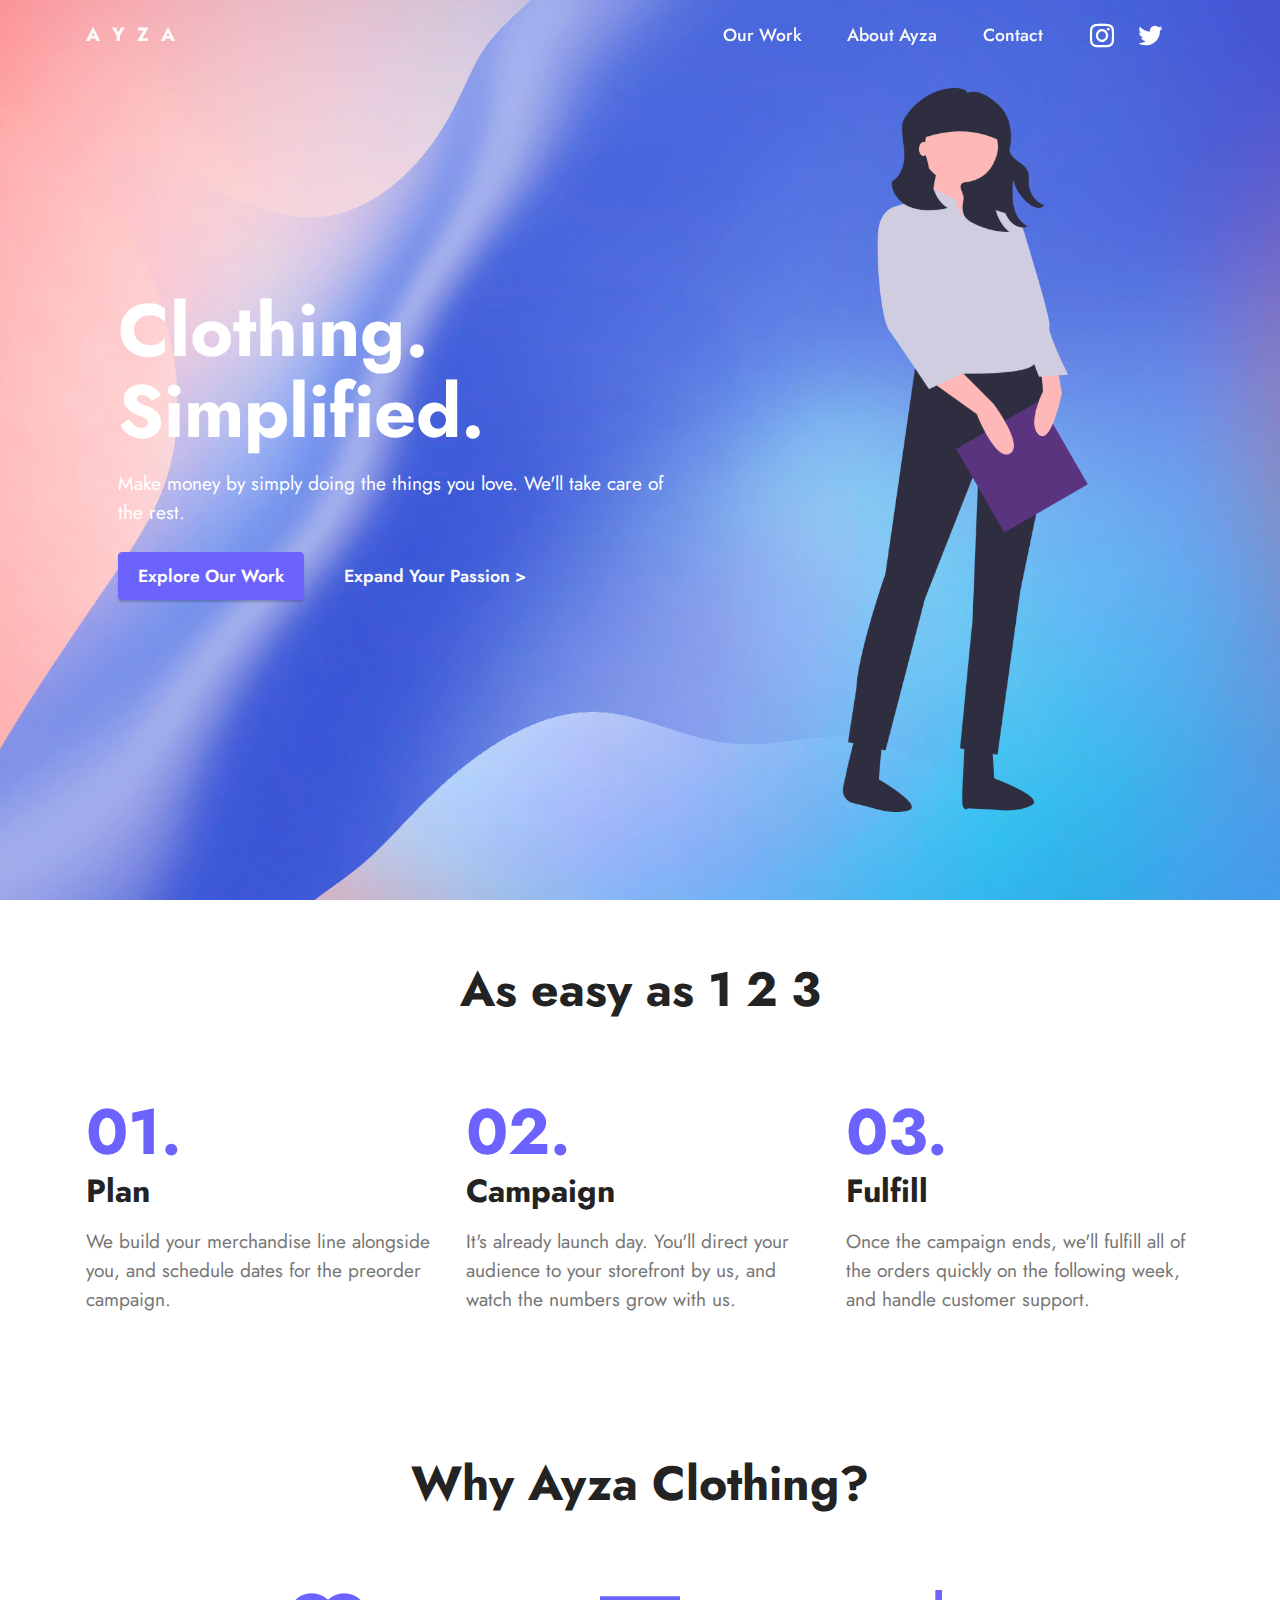
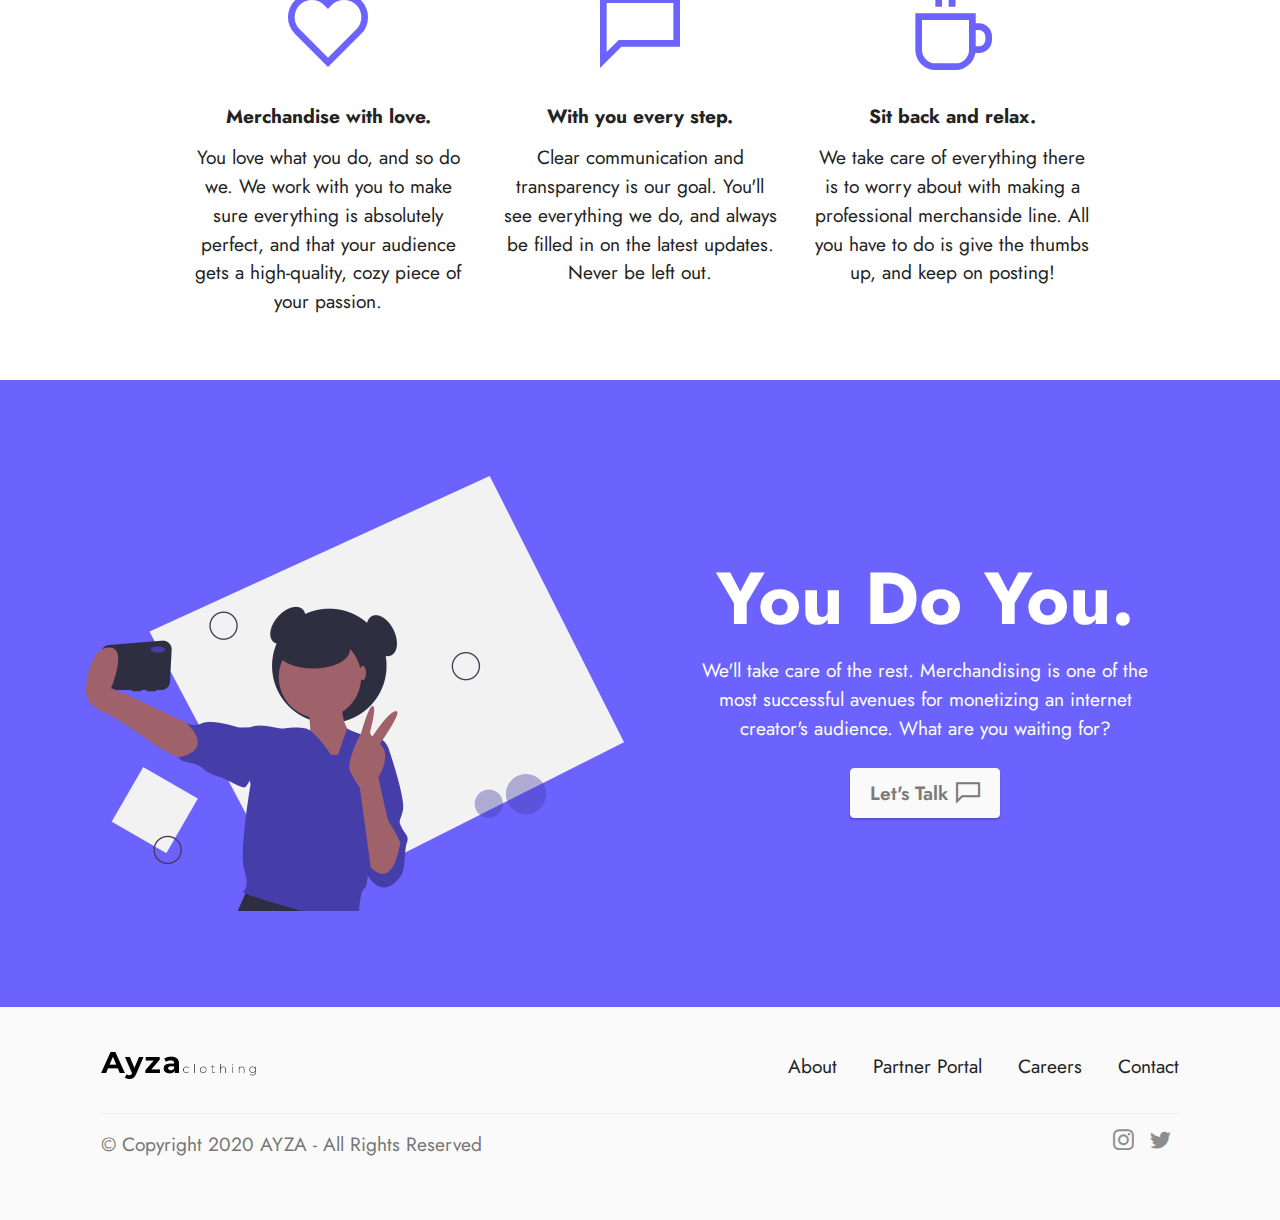
<file: index.html>
<!DOCTYPE html>
<html  >
<head>
  <!-- Site made with Mobirise Website Builder v5.1.4, https://mobirise.com -->
  <meta charset="UTF-8">
  <meta http-equiv="X-UA-Compatible" content="IE=edge">
  <meta name="generator" content="Mobirise v5.1.4, mobirise.com">
  <meta name="twitter:card" content="summary_large_image"/>
  <meta name="twitter:image:src" content="assets/images/index-meta.png">
  <meta property="og:image" content="assets/images/index-meta.png">
  <meta name="twitter:title" content="Home | Ayza Clothing">
  <meta name="viewport" content="width=device-width, initial-scale=1, minimum-scale=1">
  <link rel="shortcut icon" href="assets/images/favicon-128x128.png" type="image/x-icon">
  <meta name="description" content="Ayza is a young merchandising company built during the COVID pandemic to help artists monetize their passions.">
  
  
  <title>Home | Ayza Clothing</title>
  <link rel="stylesheet" href="assets/web/assets/mobirise-icons2/mobirise2.css">
  <link rel="stylesheet" href="assets/tether/tether.min.css">
  <link rel="stylesheet" href="assets/bootstrap/css/bootstrap.min.css">
  <link rel="stylesheet" href="assets/bootstrap/css/bootstrap-grid.min.css">
  <link rel="stylesheet" href="assets/bootstrap/css/bootstrap-reboot.min.css">
  <link rel="stylesheet" href="assets/dropdown/css/style.css">
  <link rel="stylesheet" href="assets/socicon/css/styles.css">
  <link rel="stylesheet" href="assets/theme/css/style.css">
  <link rel="preload" as="style" href="assets/mobirise/css/mbr-additional.css"><link rel="stylesheet" href="assets/mobirise/css/mbr-additional.css" type="text/css">
  
  
  
  
</head>
<body>
  
  <section class="menu menu3 cid-sauJ7DSKfs" once="menu" id="menu3-2">
    
    <nav class="navbar navbar-dropdown navbar-fixed-top navbar-expand-lg">
        <div class="container">
            <div class="navbar-brand">
                
                <span class="navbar-caption-wrap"><a class="navbar-caption text-white text-primary display-7" href="index.html">A&nbsp; Y&nbsp; Z&nbsp; A</a></span>
            </div>
            <div class="collapse navbar-collapse" id="navbarSupportedContent">
                <ul class="navbar-nav nav-dropdown nav-right" data-app-modern-menu="true"><li class="nav-item"><a class="nav-link link text-white text-primary display-4" href="works.html">Our Work</a></li>
                    <li class="nav-item"><a class="nav-link link text-white text-primary display-4" href="about.html">
                            About Ayza</a></li>
                    <li class="nav-item"><a class="nav-link link text-white text-primary display-4" href="contact.html">Contact</a>
                    </li></ul>
                <div class="icons-menu">
                    <a class="iconfont-wrapper" href="https://www.instagram.com/ayzaclothing/" target="_blank">
                        <span class="p-2 mbr-iconfont socicon-instagram socicon"></span>
                    </a>
                    <a class="iconfont-wrapper" href="https://twitter.com/ayzaclothing" target="_blank">
                        <span class="p-2 mbr-iconfont socicon-twitter socicon"></span>
                    </a>
                    
                    
                </div>
                
            </div>
        </div>
    </nav>
</section>

<section class="header14 cid-sauFcK0zKw mbr-fullscreen mbr-parallax-background" id="header14-0">

    

    

    <div class="container">
        <div class="row justify-content-center align-items-center">
            <div class="col-12 col-md-5 image-wrapper">
                <img src="assets/images/powerful-696x1136.png" alt="Mobirise">
            </div>
            <div class="col-12 col-md">
                <div class="text-wrapper">
                    <h1 class="mbr-section-title mbr-fonts-style mb-3 display-1">
                        <strong>Clothing.</strong><br><strong>Simplified.</strong></h1>
                    <p class="mbr-text mbr-fonts-style display-7">
                        Make money by simply doing the things you love. We'll take care of the rest.</p>
                    <div class="mbr-section-btn mt-3"><a class="btn btn-secondary display-4" href="works.html">Explore Our Work</a>
                        <a class="btn btn-white-outline display-4" href="contact.html">Expand Your Passion &gt;</a></div>
                </div>
            </div>
        </div>
    </div>
</section>

<section class="content4 cid-sauKmusAjQ" id="content4-5">
    
    
    <div class="container">
        <div class="row justify-content-center">
            <div class="title col-md-12 col-lg-10">
                <h3 class="mbr-section-title mbr-fonts-style align-center mb-4 display-2"><strong>As easy as 1 2 3</strong></h3>
                
                
            </div>
        </div>
    </div>
</section>

<section class="features22 cid-sauK7uQ5cq" id="features23-4">

    

    
    <div class="container">
        <div class="card-wrapper">
            <div class="card-box align-left">
                
                
                
            </div>
        </div>
        <!-- col-12 col-md-6 col-lg-4 -->
        <div class="row justify-content-center content-row mt-4">
            <div class="card p-4 p-md-3 col-md-6 col-lg-4">
                <div class="card-box">
                    <div class="title">
                        <span class="num mbr-fonts-style display-1"><strong>01.</strong></span>
                    </div>
                    <h4 class="card-title mbr-fonts-style display-5">
                        <strong>Plan</strong></h4>
                    <p class="mbr-text card-text mbr-fonts-style display-7">
                        We build your merchandise line alongside you, and schedule dates for the preorder campaign. 
                    </p>
                </div>
            </div>
            <div class="card p-4 p-md-3 col-md-6 col-lg-4">
                <div class="card-box">
                    <div class="title">
                        <span class="num mbr-fonts-style display-1"><strong>02.</strong></span>
                    </div>
                    <h4 class="card-title mbr-fonts-style display-5">
                        <strong>Campaign</strong></h4>
                    <p class="mbr-text card-text mbr-fonts-style display-7">
                        It's already launch day. You'll direct your audience to your storefront by us, and watch the numbers grow with us.
                    </p>
                </div>
            </div>
            <div class="card p-4 p-md-3 col-md-6 col-lg-4">
                <div class="card-box">
                    <div class="title">
                        <span class="num mbr-fonts-style display-1"><strong>03.</strong></span>
                    </div>
                    <h4 class="card-title mbr-fonts-style display-5">
                        <strong>Fulfill</strong></h4>
                    <p class="mbr-text card-text mbr-fonts-style display-7">
                        Once the campaign ends, we'll fulfill all of the orders quickly on the following week, and handle customer support.
                    </p>
                </div>
            </div>
            
            
            
            
            
        </div>
    </div>
</section>

<section class="content4 cid-sauLtUIE8U" id="content4-7">
    
    
    <div class="container">
        <div class="row justify-content-center">
            <div class="title col-md-12 col-lg-10">
                <h3 class="mbr-section-title mbr-fonts-style align-center mb-4 display-2">
                    <strong>Why Ayza Clothing?</strong></h3>
                
                
            </div>
        </div>
    </div>
</section>

<section class="features24 cid-sauKYLxv5z" id="features1-6">
    

    
    <div class="container-fluid">
        <div class="row">
            
            <div class="card col-12 col-md-6 col-lg-3">
                <div class="card-wrapper">
                    <div class="card-box align-center">
                        <div class="iconfont-wrapper">
                            <span class="mbr-iconfont mobi-mbri-hearth mobi-mbri"></span>
                        </div>
                        <h5 class="card-title mbr-fonts-style display-7"><strong>Merchandise with love.</strong></h5>
                        <p class="card-text mbr-fonts-style display-7">You love what you do, and so do we. We work with you to make sure everything is absolutely perfect, and that your audience gets a high-quality, cozy piece of your passion.</p>
                    </div>
                </div>
            </div>
            <div class="card col-12 col-md-6 col-lg-3">
                <div class="card-wrapper">
                    <div class="card-box align-center">
                        <div class="iconfont-wrapper">
                            <span class="mbr-iconfont mobi-mbri-chat mobi-mbri"></span>
                        </div>
                        <h5 class="card-title mbr-fonts-style display-7"><strong>With you every step.</strong></h5>
                        <p class="card-text mbr-fonts-style display-7">Clear communication and transparency is our goal. You'll see everything we do, and always be filled in on the latest updates. Never be left out.</p>
                    </div>
                </div>
            </div>
            <div class="card col-12 col-md-6 col-lg-3">
                <div class="card-wrapper">
                    <div class="card-box align-center">
                        <div class="iconfont-wrapper">
                            <span class="mbr-iconfont mobi-mbri-hot-cup mobi-mbri"></span>
                        </div>
                        <h5 class="card-title mbr-fonts-style display-7"><strong>Sit back and relax.</strong></h5>
                        <p class="card-text mbr-fonts-style display-7">We take care of everything there is to worry about with making a professional merchanside line. All you have to do is give the thumbs up, and keep on posting!</p>
                    </div>
                </div>
            </div>
            
        </div>
    </div>
</section>

<section class="header11 cid-sauMvcFLgb" id="header11-b">

    

    

    <div class="container">
        <div class="row justify-content-center">
            <div class="col-12 col-md-6 image-wrapper">
                <img class="w-100" src="assets/images/undraw-taking-selfie-lbo7-1076x870.png" alt="Mobirise">
            </div>
            <div class="col-12 col-md">
                <div class="text-wrapper text-center">
                    <h1 class="mbr-section-title mbr-fonts-style mb-3 display-1">
                        <strong>You Do You.</strong></h1>
                    <p class="mbr-text mbr-fonts-style display-7">We'll take care of the rest. Merchandising is one of the most successful avenues for monetizing an internet creator's audience. What are you waiting for?</p>
                    <div class="mbr-section-btn mt-3"><a class="btn btn-white display-7" href="contact.html"><span class="mobi-mbri mobi-mbri-chat mbr-iconfont mbr-iconfont-btn"></span>Let's Talk</a></div>
                </div>
            </div>
        </div>
    </div>
</section>

<section class="footer5 cid-sauOhL3X6m" once="footers" id="footer5-d">

    

    

    <div class="container">
        <div class="media-container-row">
            <div class="col-md-2 col-6">
                <div class="media-wrap">
                    <a href="index.html">
                        <img src="assets/images/ayzaclothing0.75x-309x54.png" alt="Mobirise">
                    </a>
                </div>
            </div>
            <div class="col-10 col-6">
                <p class="mbr-text align-right links mbr-fonts-style display-7">
                    <a href="about.html" class="text-black text-primary">About</a> &nbsp;&nbsp;&nbsp;&nbsp;
<a href="https://partner.ayza.clothing/" class="text-black text-primary" target="_blank">Partner Portal</a>&nbsp; &nbsp; &nbsp;&nbsp;<a href="https://careers.ayza.clothing" class="text-black text-primary" target="_blank">Careers</a> &nbsp;&nbsp;&nbsp;&nbsp;
                    <a href="contact.html" class="text-black text-primary">Contact</a>
                </p>
            </div>
        </div>
        <!-- <div class="media-container-row">
            <div class="col-md-12"> -->
        <div class="footer-lower">
            <div class="media-container-row">
                <div class="col-md-12">
                    <hr>
                </div>
            </div>
            <div class="media-container-row">
                <div class="col-md-6 copyright">
                    <p class="mbr-text mbr-fonts-style display-7">
                        © Copyright 2020 AYZA - All Rights Reserved
                    </p>
                </div>
                <div class="col-md-6">
                    <div class="social-list align-right">
                        <div class="soc-item">
                            <a href="https://www.instagram.com/ayzaclothing/" target="_blank">
                                <span class="mbr-iconfont mbr-iconfont-social socicon-instagram socicon"></span>
                            </a>
                        </div>
                        <div class="soc-item">
                            <a href="https://twitter.com/ayzaclothing" target="_blank">
                                <span class="mbr-iconfont mbr-iconfont-social socicon-twitter socicon"></span>
                            </a>
                        </div>
                        
                        
                        
                        
                    </div>
                </div>
            </div>
            <!-- </div>
            </div> -->
        </div>

    </div>
  
</body>
</html>
</file>
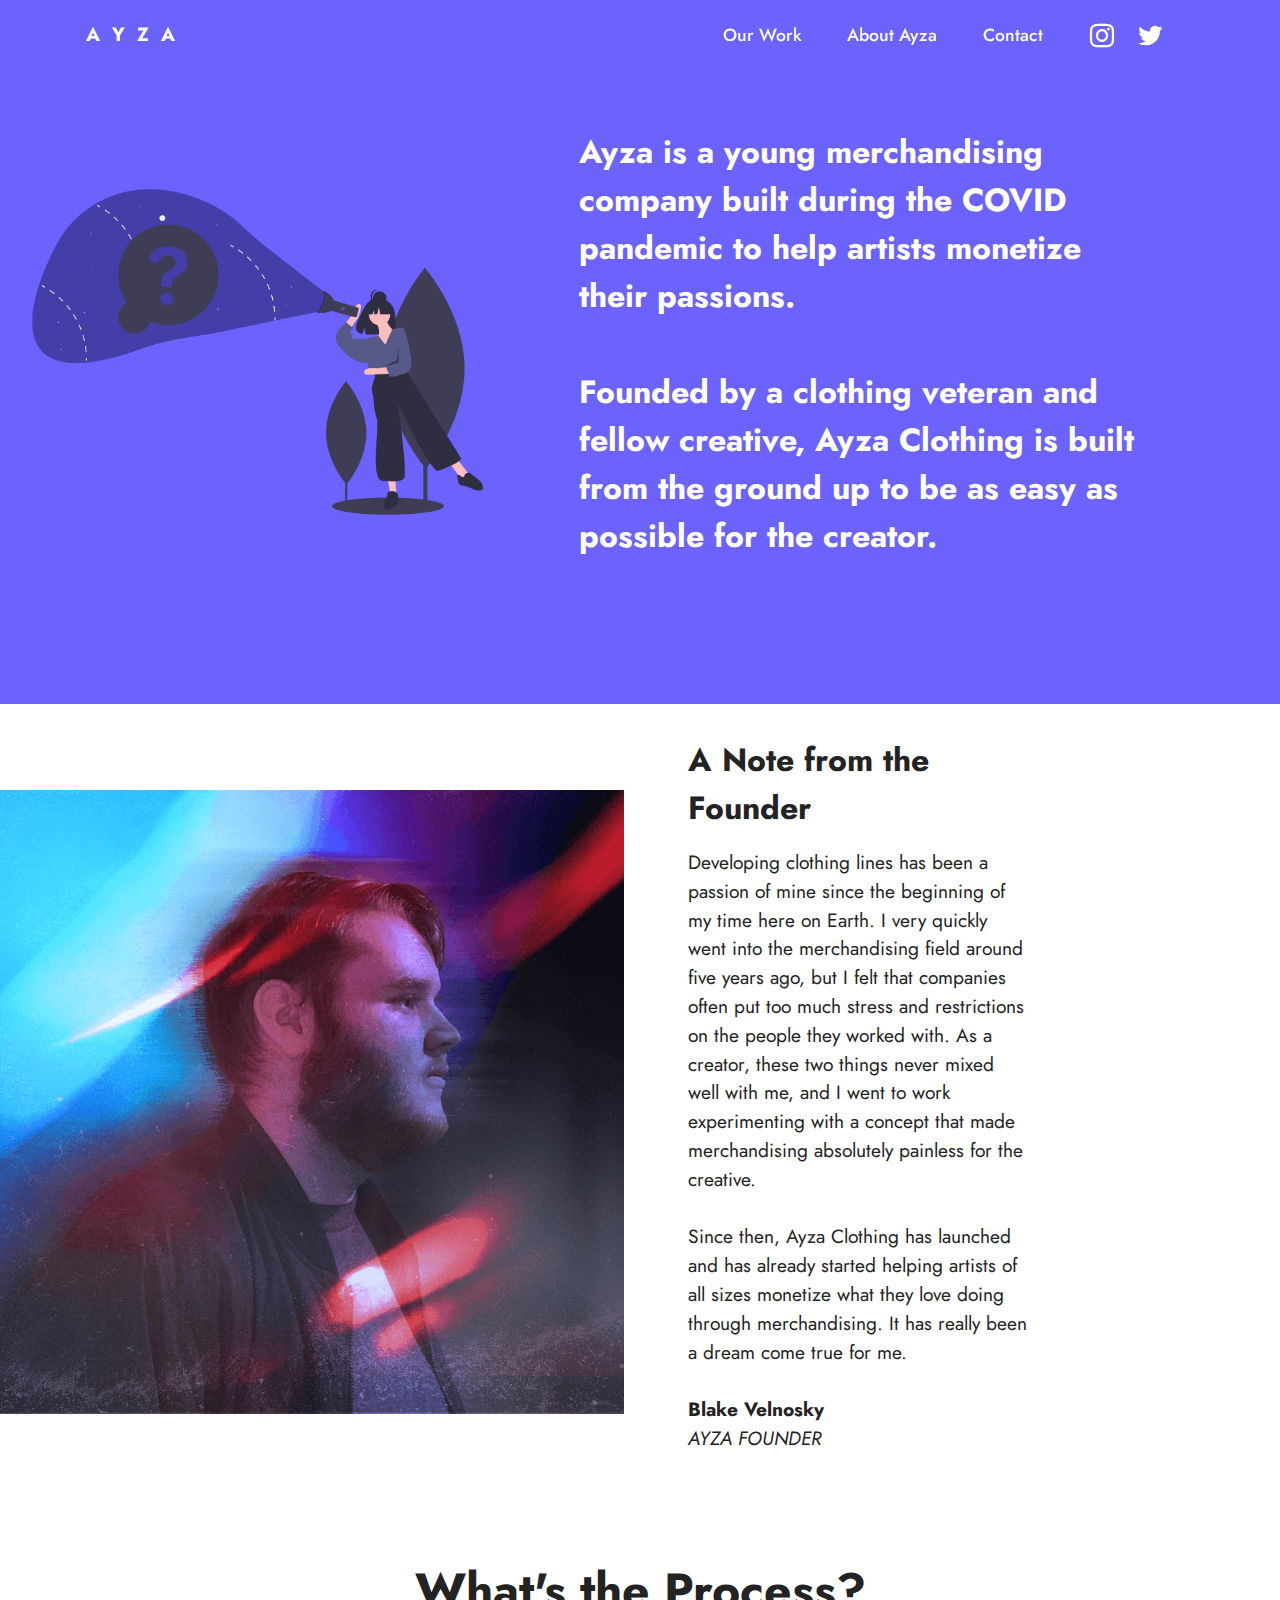
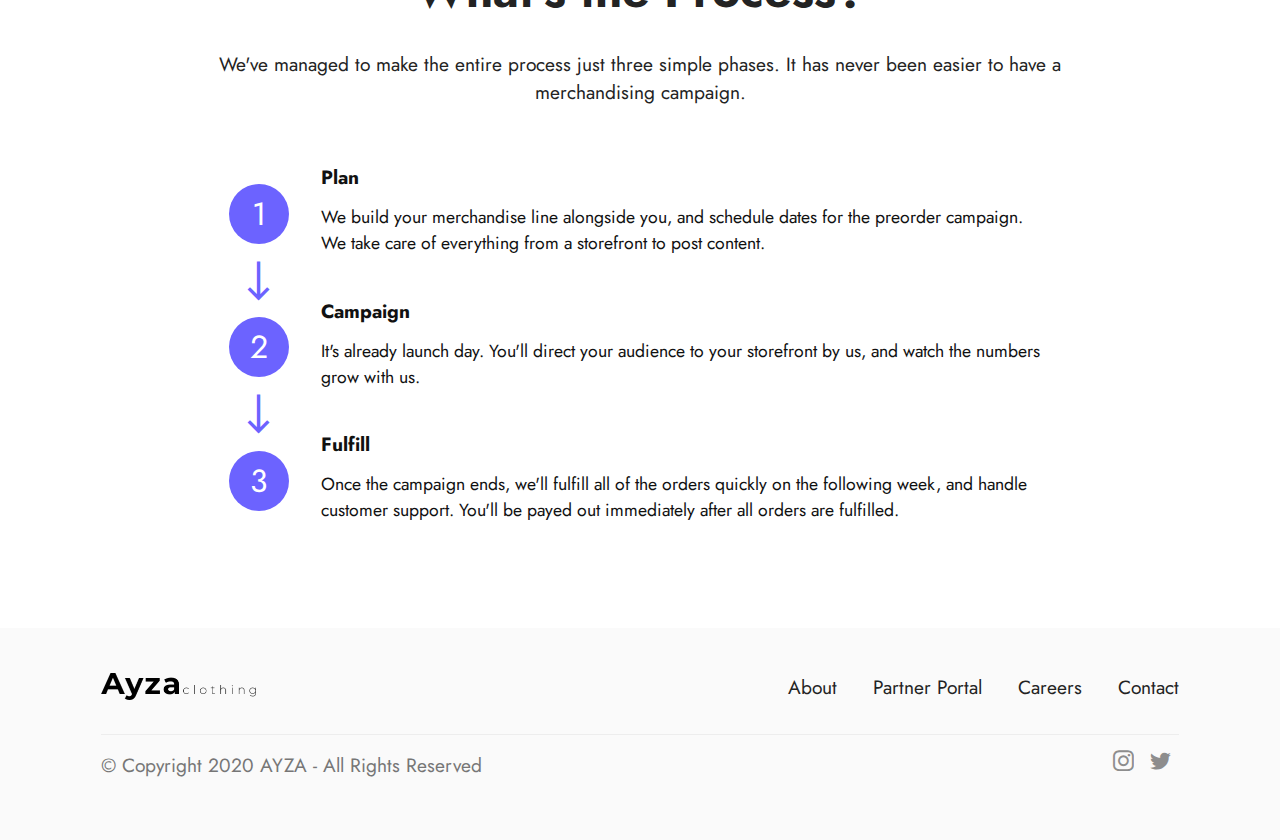
<file: about.html>
<!DOCTYPE html>
<html  >
<head>
  <!-- Site made with Mobirise Website Builder v5.1.4, https://mobirise.com -->
  <meta charset="UTF-8">
  <meta http-equiv="X-UA-Compatible" content="IE=edge">
  <meta name="generator" content="Mobirise v5.1.4, mobirise.com">
  <meta name="viewport" content="width=device-width, initial-scale=1, minimum-scale=1">
  <link rel="shortcut icon" href="assets/images/favicon-128x128.png" type="image/x-icon">
  <meta name="description" content="">
  
  
  <title>About Ayza | Ayza Clothing</title>
  <link rel="stylesheet" href="assets/web/assets/mobirise-icons2/mobirise2.css">
  <link rel="stylesheet" href="assets/tether/tether.min.css">
  <link rel="stylesheet" href="assets/bootstrap/css/bootstrap.min.css">
  <link rel="stylesheet" href="assets/bootstrap/css/bootstrap-grid.min.css">
  <link rel="stylesheet" href="assets/bootstrap/css/bootstrap-reboot.min.css">
  <link rel="stylesheet" href="assets/dropdown/css/style.css">
  <link rel="stylesheet" href="assets/socicon/css/styles.css">
  <link rel="stylesheet" href="assets/theme/css/style.css">
  <link rel="preload" as="style" href="assets/mobirise/css/mbr-additional.css"><link rel="stylesheet" href="assets/mobirise/css/mbr-additional.css" type="text/css">
  
  
  
  
</head>
<body>
  
  <section class="menu menu3 cid-sauWZdCqfp" once="menu" id="menu3-r">
    
    <nav class="navbar navbar-dropdown navbar-fixed-top navbar-expand-lg">
        <div class="container">
            <div class="navbar-brand">
                
                <span class="navbar-caption-wrap"><a class="navbar-caption text-white text-primary display-7" href="index.html">A&nbsp; Y&nbsp; Z&nbsp; A</a></span>
            </div>
            <div class="collapse navbar-collapse" id="navbarSupportedContent">
                <ul class="navbar-nav nav-dropdown nav-right" data-app-modern-menu="true"><li class="nav-item"><a class="nav-link link text-white text-primary display-4" href="works.html">Our Work</a></li>
                    <li class="nav-item"><a class="nav-link link text-white text-primary display-4" href="about.html">
                            About Ayza</a></li>
                    <li class="nav-item"><a class="nav-link link text-white text-primary display-4" href="contact.html">Contact</a>
                    </li></ul>
                <div class="icons-menu">
                    <a class="iconfont-wrapper" href="https://www.instagram.com/ayzaclothing/" target="_blank">
                        <span class="p-2 mbr-iconfont socicon-instagram socicon"></span>
                    </a>
                    <a class="iconfont-wrapper" href="https://twitter.com/ayzaclothing" target="_blank">
                        <span class="p-2 mbr-iconfont socicon-twitter socicon"></span>
                    </a>
                    
                    
                </div>
                
            </div>
        </div>
    </nav>
</section>

<section class="image1 cid-sauXb66zZ8" id="image1-10">
    

    

    <div>
        <div class="row align-items-center">
            <div class="col-12 col-lg-5">
                <div class="image-wrapper">
                    <img src="assets/images/undraw-searching-p5ux-1491x1077.png" alt="Mobirise">
                    
                </div>
            </div>
            <div class="col-12 col-lg-6">
                <div class="text-wrapper">
                    <h3 class="mbr-section-title mbr-fonts-style mb-3 display-5"><strong>Ayza is a young merchandising company built during the COVID pandemic to help artists monetize their passions.</strong><br><br><strong>
</strong><div><strong>
</strong></div><div><strong>Founded by a clothing veteran and fellow creative, Ayza Clothing is built from the ground up to be as easy as possible for the creator.</strong></div></h3>
                    
                </div>
            </div>
        </div>
    </div>
</section>

<section class="image1 cid-sauYfuhBfW" id="image1-12">
    

    

    <div>
        <div class="row align-items-center">
            <div class="col-12 col-lg-6">
                <div class="image-wrapper">
                    <img src="assets/images/finalbutclear-1076x1076.png" alt="Mobirise">
                    
                </div>
            </div>
            <div class="col-12 col-lg-4">
                <div class="text-wrapper">
                    <h3 class="mbr-section-title mbr-fonts-style mb-3 display-5">
                        <strong>A Note from the Founder</strong></h3>
                    <p class="mbr-text mbr-fonts-style display-7">Developing clothing lines has been a passion of mine since the beginning of my time here on Earth. I very quickly went into the merchandising field around five years ago, but I felt that companies often put too much stress and restrictions on the people they worked with. As a creator, these two things never mixed well with me, and I went to work experimenting with a concept that made merchandising absolutely painless for the creative.
<br>
<br>Since then, Ayza Clothing has launched and has already started helping artists of all sizes monetize what they love doing through merchandising. It has really been a dream come true for me. 
<br>
<br><strong>Blake Velnosky</strong><br><em>AYZA FOUNDER</em></p>
                </div>
            </div>
        </div>
    </div>
</section>

<section class="features19 cid-sauYL1D1Nv" id="features20-13">

    
    
    <div class="container">
        <div class="row justify-content-center">
            <div class="col-md-12 col-lg-10">
                <div class="card-wrapper pb-4">
                    <div class="card-box align-center">
                        <h4 class="card-title mbr-fonts-style mb-4 display-2">
                            <strong>What's the Process?</strong></h4>
                        <p class="mbr-text mbr-fonts-style mb-4 display-7">
                            We've managed to make the entire process just three simple phases. It has never been easier to have a merchandising campaign.</p>
                        
                    </div>
                </div>
            </div>
            <div class="col-12 col-md-9">
                <div class="item mbr-flex">
                    <div class="icon-box">
                        <span class="step-number mbr-fonts-style display-5">1</span>
                    </div>
                    <div class="text-box">
                        <h4 class="icon-title card-title mbr-black mbr-fonts-style display-7">
                            <strong>Plan</strong>
                        </h4>
                        <h5 class="icon-text mbr-black mbr-fonts-style display-4">We build your merchandise line alongside you, and schedule dates for the preorder campaign. We take care of everything from a storefront to post content.</h5>
                    </div>
                </div>
                <div class="item mbr-flex">
                    <div class="icon-box">
                        <span class="step-number mbr-fonts-style display-5">2</span>
                    </div>
                    <div class="text-box">
                        <h4 class="icon-title card-title mbr-black mbr-fonts-style display-7">
                            <strong>Campaign</strong>
                        </h4>
                        <h5 class="icon-text mbr-black mbr-fonts-style display-4">It's already launch day. You'll direct your audience to your storefront by us, and watch the numbers grow with us.</h5>
                    </div>
                </div>
                <div class="item mbr-flex last">
                    <div class="icon-box">
                        <span class="step-number mbr-fonts-style display-5">3</span>
                    </div>
                    <div class="text-box">
                        <h4 class="icon-title card-title mbr-black mbr-fonts-style display-7">
                            <strong>Fulfill</strong>
                        </h4>
                        <h5 class="icon-text mbr-black mbr-fonts-style display-4">Once the campaign ends, we'll fulfill all of the orders quickly on the following week, and handle customer support. You'll be payed out immediately after all orders are fulfilled.</h5>
                    </div>
                </div>
                
                
                
                
                
                
                
            </div>
        </div>
    </div>
</section>

<section class="footer5 cid-sauWZkyCbu" once="footers" id="footer5-z">

    

    

    <div class="container">
        <div class="media-container-row">
            <div class="col-md-2 col-6">
                <div class="media-wrap">
                    <a href="index.html">
                        <img src="assets/images/ayzaclothing0.75x-309x54.png" alt="Mobirise">
                    </a>
                </div>
            </div>
            <div class="col-10 col-6">
                <p class="mbr-text align-right links mbr-fonts-style display-7">
                    <a href="about.html" class="text-black text-primary">About</a> &nbsp;&nbsp;&nbsp;&nbsp;
<a href="https://partner.ayza.clothing/" class="text-black text-primary" target="_blank">Partner Portal</a>&nbsp; &nbsp; &nbsp;&nbsp;<a href="https://careers.ayza.clothing" class="text-black text-primary" target="_blank">Careers</a> &nbsp;&nbsp;&nbsp;&nbsp;
                    <a href="contact.html" class="text-black text-primary">Contact</a>
                </p>
            </div>
        </div>
        <!-- <div class="media-container-row">
            <div class="col-md-12"> -->
        <div class="footer-lower">
            <div class="media-container-row">
                <div class="col-md-12">
                    <hr>
                </div>
            </div>
            <div class="media-container-row">
                <div class="col-md-6 copyright">
                    <p class="mbr-text mbr-fonts-style display-7">
                        © Copyright 2020 AYZA - All Rights Reserved
                    </p>
                </div>
                <div class="col-md-6">
                    <div class="social-list align-right">
                        <div class="soc-item">
                            <a href="https://www.instagram.com/ayzaclothing/" target="_blank">
                                <span class="mbr-iconfont mbr-iconfont-social socicon-instagram socicon"></span>
                            </a>
                        </div>
                        <div class="soc-item">
                            <a href="https://twitter.com/ayzaclothing" target="_blank">
                                <span class="mbr-iconfont mbr-iconfont-social socicon-twitter socicon"></span>
                            </a>
                        </div>
                        
                        
                        
                        
                    </div>
                </div>
            </div>
            <!-- </div>
            </div> -->
        </div>

    </div>
 
</body>
</html>
</file>
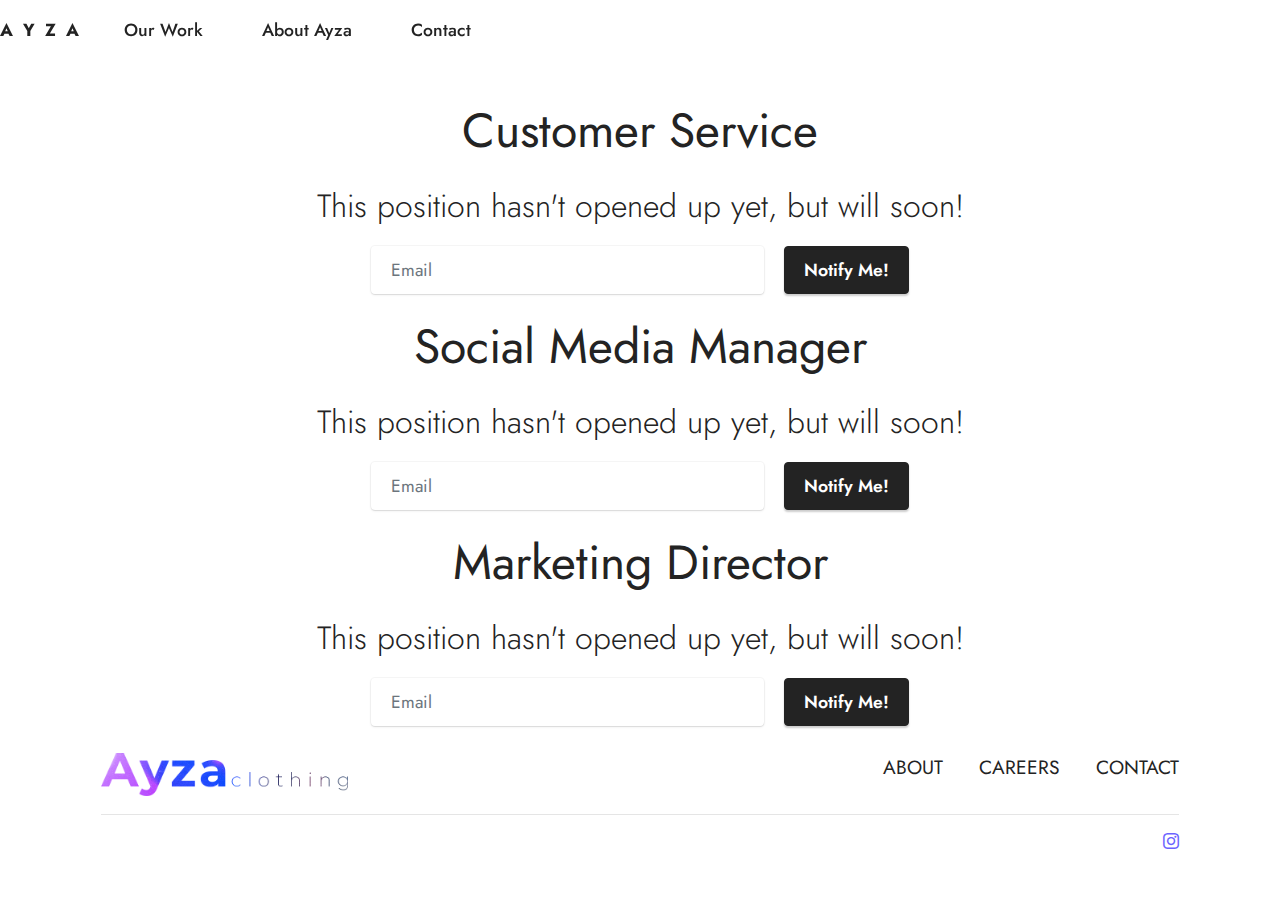
<file: careers.html>
<!DOCTYPE html>
<html  >
<head>
  <!-- Site made with Mobirise Website Builder v5.0.17, https://mobirise.com -->
  <meta charset="UTF-8">
  <meta http-equiv="X-UA-Compatible" content="IE=edge">
  <meta name="generator" content="Mobirise v5.0.17, mobirise.com">
  <meta name="viewport" content="width=device-width, initial-scale=1, minimum-scale=1">
  <link rel="shortcut icon" href="assets/images/server-128x128.png" type="image/x-icon">
  <meta name="description" content="Start your adventure into the merchandising world here at Ayza Clothing.">
  
  
  <title>Careers</title>
  <link rel="stylesheet" href="assets/web/assets/mobirise-icons/mobirise-icons.css">
  <link rel="stylesheet" href="assets/bootstrap/css/bootstrap.min.css">
  <link rel="stylesheet" href="assets/bootstrap/css/bootstrap-grid.min.css">
  <link rel="stylesheet" href="assets/bootstrap/css/bootstrap-reboot.min.css">
  <link rel="stylesheet" href="assets/tether/tether.min.css">
  <link rel="stylesheet" href="assets/dropdown/css/style.css">
  <link rel="stylesheet" href="assets/socicon/css/styles.css">
  <link rel="stylesheet" href="assets/theme/css/style.css">
  <link rel="preload" as="style" href="assets/mobirise/css/mbr-additional.css"><link rel="stylesheet" href="assets/mobirise/css/mbr-additional.css" type="text/css">
  
  
  
  
</head>
<body>
  
  <section class="menu cid-saoeZcfpEP" once="menu" id="menu2-15">

    

    <nav class="navbar navbar-expand beta-menu navbar-dropdown align-items-center navbar-fixed-top navbar-toggleable-sm bg-color transparent">
        <button class="navbar-toggler navbar-toggler-right" type="button" data-toggle="collapse" data-target="#navbarSupportedContent" aria-controls="navbarSupportedContent" aria-expanded="false" aria-label="Toggle navigation">
            <div class="hamburger">
                <span></span>
                <span></span>
                <span></span>
                <span></span>
            </div>
        </button>
        <div class="menu-logo">
            <div class="navbar-brand">
                
                <span class="navbar-caption-wrap"><a class="navbar-caption text-black display-4" href="https://mobiri.se">A&nbsp; Y&nbsp; Z&nbsp; A</a></span>
            </div>
        </div>
        <div class="collapse navbar-collapse" id="navbarSupportedContent">
            <ul class="navbar-nav nav-dropdown nav-right" data-app-modern-menu="true"><li class="nav-item">
                    <a class="nav-link link text-black display-4" href="ourwork.html">
                        Our Work</a>
                </li>
                <li class="nav-item">
                    <a class="nav-link link text-black display-4" href="about.html" aria-expanded="true">
                        About Ayza</a>
                </li><li class="nav-item"><a class="nav-link link text-black display-4" href="contact.html">
                        Contact</a></li></ul>
            
        </div>
    </nav>
</section>

<section class="engine"><a href="https://mobirise.info/v">free html templates</a></section><section class="mbr-section content5 cid-sap9UoCwHb" id="content5-16">

    

    

    <div class="container">
        <div class="media-container-row">
            <div class="title col-12 col-md-8">
                <h2 class="align-center mbr-bold mbr-white pb-3 mbr-fonts-style display-1">
                    Ayza Careers</h2>
                
                
                
            </div>
        </div>
    </div>
</section>

<section class="mbr-section content4 cid-sapabaxgtO" id="content4-17">

    

    <div class="container">
        <div class="media-container-row">
            <div class="title col-12 col-md-8">
                <h2 class="align-center pb-3 mbr-fonts-style display-2">
                    Customer Service</h2>
                <h3 class="mbr-section-subtitle align-center mbr-light mbr-fonts-style display-5">
                    This position hasn't opened up yet, but will soon!</h3>
                
            </div>
        </div>
    </div>
</section>

<section class="mbr-section form3 cid-sapaH4mrUa" id="form3-1a">

    

    

    <div class="container">
        <div class="row justify-content-center">
            <div class="title col-12 col-lg-8">
                
                
            </div>
        </div>

        <div class="row py-2 justify-content-center">
            <div class="col-12 col-lg-6  col-md-8 " data-form-type="formoid">
                <!---Formbuilder Form--->
                <form action="https://mobirise.eu/" method="POST" class="mbr-form form-with-styler" data-form-title="Mobirise Form"><input type="hidden" name="email" data-form-email="true" value="IoA+lv0YAUiYDL7uL4Z9DWVu1V4nOuMM4FdENs0FhsF43NgW6AvXNb3sHanybhSQDPYacXJwAyL8eBF/6U2U/az0IwfFt8Xlx+3SeFfnuGeJD3a5Dw5nzTSbaR9mBAco">
                    <div class="row">
                        <div hidden="hidden" data-form-alert="" class="alert alert-success col-12">Thanks for filling out the form!</div>
                        <div hidden="hidden" data-form-alert-danger="" class="alert alert-danger col-12">
                        </div>
                    </div>
                    <div class="dragArea row">
                        <div class="form-group col" data-for="email">
                            <input type="email" name="email" placeholder="Email" data-form-field="Email" required="required" class="form-control display-7" id="email-form3-1a">
                        </div>
                        <div class="col-auto input-group-btn"><button type="submit" class="btn btn-black display-4">Notify Me!</button></div>
                    </div>
                </form><!---Formbuilder Form--->
            </div>
        </div>
    </div>
</section>

<section class="mbr-section content4 cid-sapaikKohg" id="content4-18">

    

    <div class="container">
        <div class="media-container-row">
            <div class="title col-12 col-md-8">
                <h2 class="align-center pb-3 mbr-fonts-style display-2">
                    Social Media Manager</h2>
                <h3 class="mbr-section-subtitle align-center mbr-light mbr-fonts-style display-5">This position hasn't opened up yet, but will soon!</h3>
                
            </div>
        </div>
    </div>
</section>

<section class="mbr-section form3 cid-sapaTI7HFl" id="form3-1b">

    

    

    <div class="container">
        <div class="row justify-content-center">
            <div class="title col-12 col-lg-8">
                
                
            </div>
        </div>

        <div class="row py-2 justify-content-center">
            <div class="col-12 col-lg-6  col-md-8 " data-form-type="formoid">
                <!---Formbuilder Form--->
                <form action="https://mobirise.eu/" method="POST" class="mbr-form form-with-styler" data-form-title="Mobirise Form"><input type="hidden" name="email" data-form-email="true" value="A+YwlcMjDyhT9QpA03edzHeBfDWQvg1Aec+tLNSiSuksWc/uD9ZIrrB3AMfR5rj68hdxfWkaYqDGXIr1lVqMOLkiCxJ/4z87juvmY1uXICVA4bZU+fQlVVkNY8B3OP02">
                    <div class="row">
                        <div hidden="hidden" data-form-alert="" class="alert alert-success col-12">Thanks for filling out the form!</div>
                        <div hidden="hidden" data-form-alert-danger="" class="alert alert-danger col-12">
                        </div>
                    </div>
                    <div class="dragArea row">
                        <div class="form-group col" data-for="email">
                            <input type="email" name="email" placeholder="Email" data-form-field="Email" required="required" class="form-control display-7" id="email-form3-1b">
                        </div>
                        <div class="col-auto input-group-btn"><button type="submit" class="btn btn-black display-4">Notify Me!</button></div>
                    </div>
                </form><!---Formbuilder Form--->
            </div>
        </div>
    </div>
</section>

<section class="mbr-section content4 cid-sapawVZiQU" id="content4-19">

    

    <div class="container">
        <div class="media-container-row">
            <div class="title col-12 col-md-8">
                <h2 class="align-center pb-3 mbr-fonts-style display-2">
                    Marketing Director</h2>
                <h3 class="mbr-section-subtitle align-center mbr-light mbr-fonts-style display-5">This position hasn't opened up yet, but will soon!</h3>
                
            </div>
        </div>
    </div>
</section>

<section class="mbr-section form3 cid-sapaU7mpWw" id="form3-1c">

    

    

    <div class="container">
        <div class="row justify-content-center">
            <div class="title col-12 col-lg-8">
                
                
            </div>
        </div>

        <div class="row py-2 justify-content-center">
            <div class="col-12 col-lg-6  col-md-8 " data-form-type="formoid">
                <!---Formbuilder Form--->
                <form action="https://mobirise.eu/" method="POST" class="mbr-form form-with-styler" data-form-title="Mobirise Form"><input type="hidden" name="email" data-form-email="true" value="MXpqCvVHdjKwC5ZLW21WSE/0hLL0itSV/52dGx7GjPlKJp1LvIdf/wAipLkR4+sRamCGqTE+piIa0/3/5AWplh/qodR1uO7kDshjFaqJeLyJTGyk0CcXl4twAalD2dj4">
                    <div class="row">
                        <div hidden="hidden" data-form-alert="" class="alert alert-success col-12">Thanks for filling out the form!</div>
                        <div hidden="hidden" data-form-alert-danger="" class="alert alert-danger col-12">
                        </div>
                    </div>
                    <div class="dragArea row">
                        <div class="form-group col" data-for="email">
                            <input type="email" name="email" placeholder="Email" data-form-field="Email" required="required" class="form-control display-7" id="email-form3-1c">
                        </div>
                        <div class="col-auto input-group-btn"><button type="submit" class="btn btn-black display-4">Notify Me!</button></div>
                    </div>
                </form><!---Formbuilder Form--->
            </div>
        </div>
    </div>
</section>

<section class="cid-sapbKxzkDl" id="footer5-1d">

    

    

    <div class="container">
        <div class="media-container-row">
            <div class="col-md-3">
                <div class="media-wrap">
                    <a href="https://mobiri.se/">
                       <img src="assets/images/layer-1.png" alt="Mobirise" title="">
                    </a>
                </div>
            </div>
            <div class="col-md-9">
                <p class="mbr-text align-right links mbr-fonts-style display-7">
                    <a href="about.html" class="text-black">ABOUT</a> &nbsp;&nbsp;&nbsp;&nbsp;
<a href="careers.html" class="text-black" target="_blank">CAREERS</a> &nbsp;&nbsp;&nbsp;&nbsp;
                    <a href="contact.html" class="text-black">CONTACT</a>
                </p>
            </div>
        </div>
        <div class="footer-lower">
            <div class="media-container-row">
                <div class="col-md-12">
                    <hr>
                </div>
            </div>
            <div class="media-container-row mbr-white">
                <div class="col-md-6 copyright">
                    <p class="mbr-text mbr-fonts-style display-7">
                        © Copyright 2020 AYZA - All Rights Reserved
                    </p>
                </div>
                <div class="col-md-6">
                    <div class="social-list align-right">
                        <div class="soc-item">
                            <a href="https://www.instagram.com/ayzaclothing/" target="_blank">
                                <span class="mbr-iconfont mbr-iconfont-social socicon-instagram socicon"></span>
                            </a>
                        </div>
                        
                        
                        
                        
                        
                    </div>
                </div>
            </div>
        </div>
    </div>
</section>


  <script src="assets/web/assets/jquery/jquery.min.js"></script>
  <script src="assets/popper/popper.min.js"></script>
  <script src="assets/bootstrap/js/bootstrap.min.js"></script>
  <script src="assets/tether/tether.min.js"></script>
  <script src="assets/smoothscroll/smooth-scroll.js"></script>
  <script src="assets/dropdown/js/nav-dropdown.js"></script>
  <script src="assets/dropdown/js/navbar-dropdown.js"></script>
  <script src="assets/touchswipe/jquery.touch-swipe.min.js"></script>
  <script src="assets/theme/js/script.js"></script>
  <script src="assets/witsec-mailform/witsec-mailform.js"></script>
  <script src="assets/formoid/formoid.min.js"></script>
  
  
  
</body>
</html>
</file>
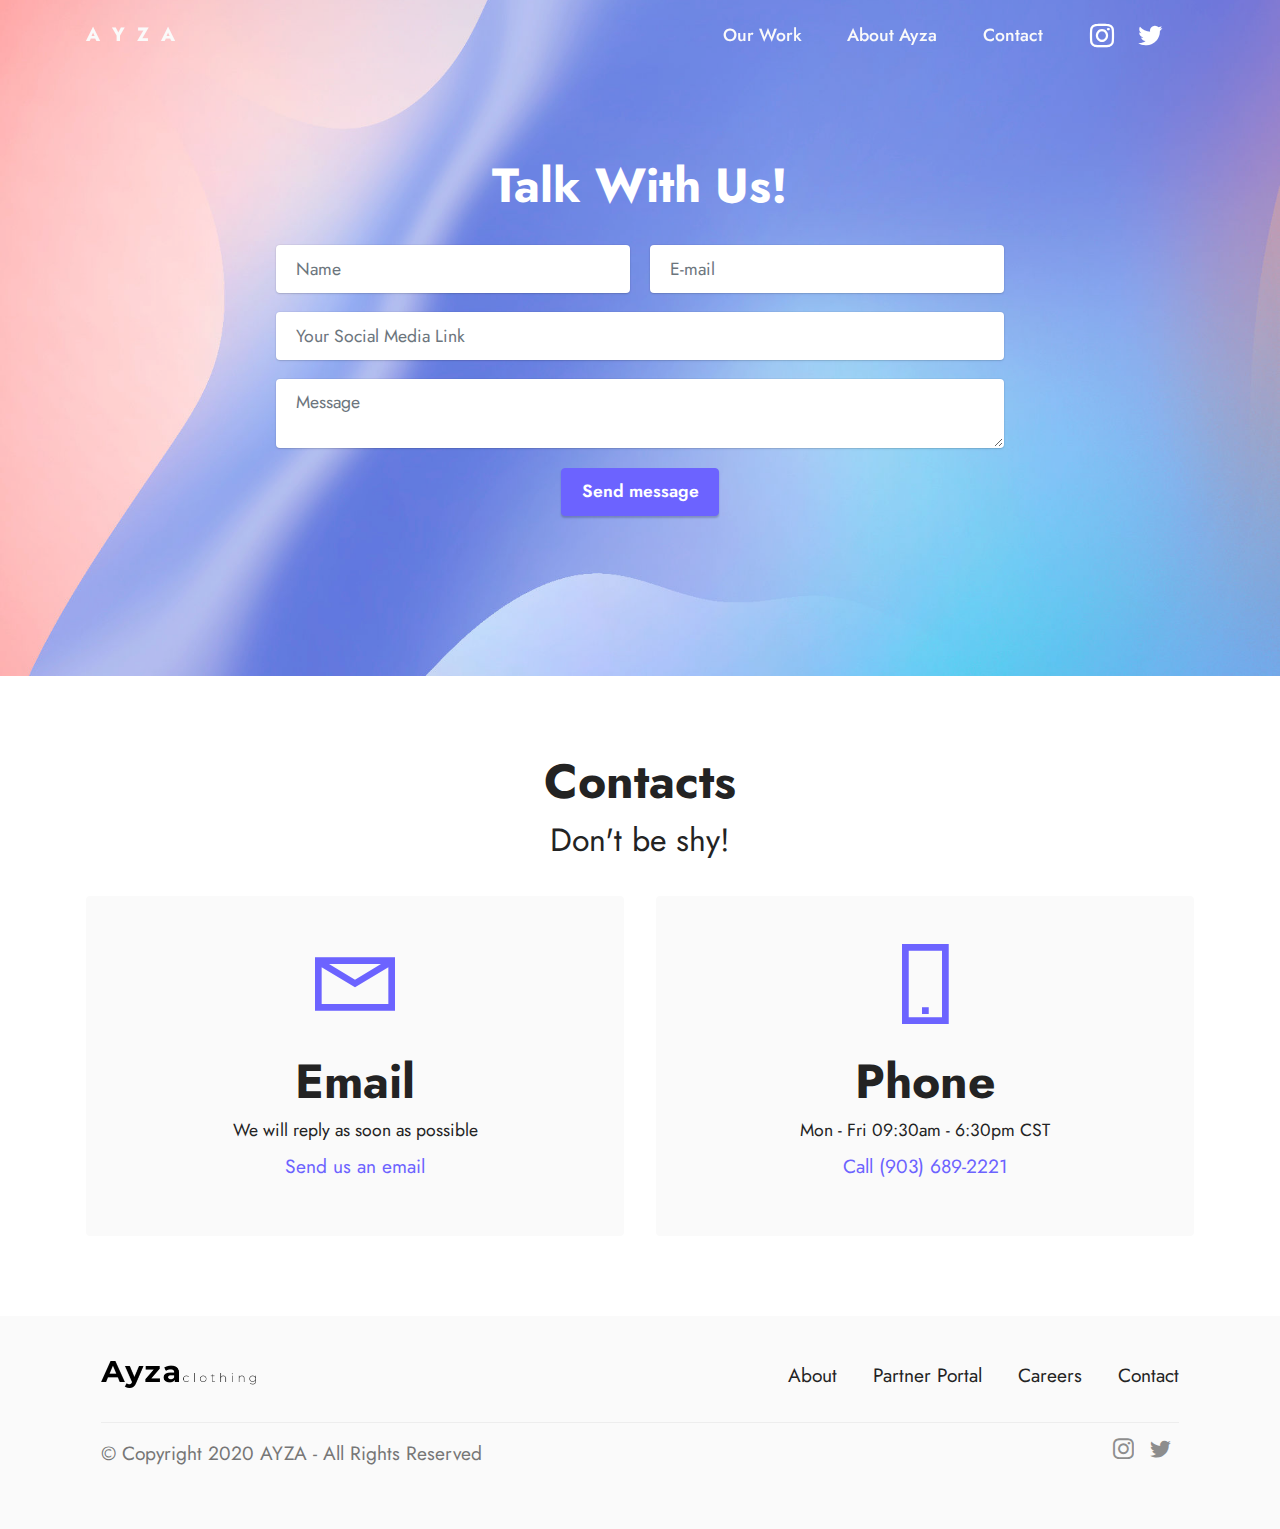
<file: contact.html>
<!DOCTYPE html>
<html  >
<head>
  <!-- Site made with Mobirise Website Builder v5.1.4, https://mobirise.com -->
  <meta charset="UTF-8">
  <meta http-equiv="X-UA-Compatible" content="IE=edge">
  <meta name="generator" content="Mobirise v5.1.4, mobirise.com">
  <meta name="viewport" content="width=device-width, initial-scale=1, minimum-scale=1">
  <link rel="shortcut icon" href="assets/images/favicon-128x128.png" type="image/x-icon">
  <meta name="description" content="">
  
  
  <title>Contact | Ayza Clothing</title>
  <link rel="stylesheet" href="assets/web/assets/mobirise-icons2/mobirise2.css">
  <link rel="stylesheet" href="assets/tether/tether.min.css">
  <link rel="stylesheet" href="assets/bootstrap/css/bootstrap.min.css">
  <link rel="stylesheet" href="assets/bootstrap/css/bootstrap-grid.min.css">
  <link rel="stylesheet" href="assets/bootstrap/css/bootstrap-reboot.min.css">
  <link rel="stylesheet" href="assets/dropdown/css/style.css">
  <link rel="stylesheet" href="assets/formstyler/jquery.formstyler.css">
  <link rel="stylesheet" href="assets/formstyler/jquery.formstyler.theme.css">
  <link rel="stylesheet" href="assets/datepicker/jquery.datetimepicker.min.css">
  <link rel="stylesheet" href="assets/socicon/css/styles.css">
  <link rel="stylesheet" href="assets/theme/css/style.css">
  <link rel="preload" as="style" href="assets/mobirise/css/mbr-additional.css"><link rel="stylesheet" href="assets/mobirise/css/mbr-additional.css" type="text/css">
  
  
  
  
</head>
<body>
  
  <section class="menu menu3 cid-sauWZdCqfp" once="menu" id="menu3-14">
    
    <nav class="navbar navbar-dropdown navbar-fixed-top navbar-expand-lg">
        <div class="container">
            <div class="navbar-brand">
                
                <span class="navbar-caption-wrap"><a class="navbar-caption text-white text-primary display-7" href="index.html">A&nbsp; Y&nbsp; Z&nbsp; A</a></span>
            </div>
            <div class="collapse navbar-collapse" id="navbarSupportedContent">
                <ul class="navbar-nav nav-dropdown nav-right" data-app-modern-menu="true"><li class="nav-item"><a class="nav-link link text-white text-primary display-4" href="works.html">Our Work</a></li>
                    <li class="nav-item"><a class="nav-link link text-white text-primary display-4" href="about.html">
                            About Ayza</a></li>
                    <li class="nav-item"><a class="nav-link link text-white text-primary display-4" href="contact.html">Contact</a>
                    </li></ul>
                <div class="icons-menu">
                    <a class="iconfont-wrapper" href="https://www.instagram.com/ayzaclothing/" target="_blank">
                        <span class="p-2 mbr-iconfont socicon-instagram socicon"></span>
                    </a>
                    <a class="iconfont-wrapper" href="https://twitter.com/ayzaclothing" target="_blank">
                        <span class="p-2 mbr-iconfont socicon-twitter socicon"></span>
                    </a>
                    
                    
                </div>
                
            </div>
        </div>
    </nav>
</section>

<section class="form5 cid-sauZUFsV4t" id="form5-16">
    
    <div class="mbr-overlay"></div>
    <div class="container">
        <div class="mbr-section-head">
            <h3 class="mbr-section-title mbr-fonts-style align-center mb-0 display-2">
                <strong>Talk With Us!</strong></h3>
            
        </div>
        <div class="row justify-content-center mt-4">
            <div class="col-lg-8 mx-auto mbr-form" data-form-type="formoid">
                <form action="https://mobirise.eu/" method="POST" class="mbr-form form-with-styler" data-form-title="Form Name"><input type="hidden" name="email" data-form-email="true" value="QPOIXwqjqRstqaltU7lOKSzjiZUPBNBf9vNH9YAcI6YI0OQQSZjx7mFiWku5xL86lDPHlAIfRAwy61Ao9qiDb3SRthceSJ4BS+XR3ZRNtkpEGcNT5MNy5VaEoKtsHmiW">
                    <div class="">
                        <div hidden="hidden" data-form-alert="" class="alert alert-success col-12">Thanks for contacting us! We'll be back with you within 24 hours.</div>
                        <div hidden="hidden" data-form-alert-danger="" class="alert alert-danger col-12">Oops...! some
                            problem!</div>
                    </div>
                    <div class="dragArea row">
                        <div class="col-md col-sm-12 form-group" data-for="name">
                            <input type="text" name="name" placeholder="Name" data-form-field="name" class="form-control" value="" id="name-form5-16">
                        </div>
                        <div class="col-md col-sm-12 form-group" data-for="email">
                            <input type="email" name="email" placeholder="E-mail" data-form-field="email" class="form-control" value="" id="email-form5-16">
                        </div>
                        <div class="col-12 form-group" data-for="url">
                            <input type="url" name="url" placeholder="Your Social Media Link" pattern="https://.*" data-form-field="url" class="form-control" value="" id="url-form5-16">
                        </div>
                        <div class="col-12 form-group" data-for="textarea">
                            <textarea name="textarea" placeholder="Message" data-form-field="textarea" class="form-control" id="textarea-form5-16"></textarea>
                        </div>
                        <div class="col-lg-12 col-md-12 col-sm-12 align-center mbr-section-btn">
                            <button type="submit" class="btn btn-primary display-4">Send message</button>
                        </div>
                    </div>
                </form>
            </div>
        </div>
    </div>
</section>

<section class="contacts1 cid-sav0vqthPP" id="contacts1-17">

    

    
    <div class="container">
        <div class="mbr-section-head">
            <h3 class="mbr-section-title mbr-fonts-style align-center mb-0 display-2">
                <strong>Contacts</strong>
            </h3>
            <h4 class="mbr-section-subtitle mbr-fonts-style align-center mb-0 mt-2 display-5">Don't be shy!</h4>
        </div>
        <div class="row justify-content-center mt-4">
            <div class="card col-12 col-lg-6">
                <div class="card-wrapper">
                    <div class="card-box align-center">
                        <div class="image-wrapper">
                            <span class="mbr-iconfont mobi-mbri-letter mobi-mbri"></span>
                        </div>
                        <h4 class="card-title mbr-fonts-style mb-2 display-2">
                            <strong>Email</strong>
                        </h4>
                        <p class="mbr-text mbr-fonts-style mb-2 display-4">
                            We will reply as soon as possible<br></p>
                        <h5 class="link mbr-fonts-style display-7"><a href="mailto:ayzaclothing@gmail.com" class="text-primary">Send us an
                                email</a>
                        </h5>
                    </div>
                </div>
            </div>
            <div class="card col-12 col-lg-6">
                <div class="card-wrapper">
                    <div class="card-box align-center">
                        <div class="image-wrapper">
                            <span class="mbr-iconfont mobi-mbri-mobile-2 mobi-mbri"></span>
                        </div>
                        <h4 class="card-title mbr-fonts-style align-center mb-2 display-2">
                            <strong>Phone</strong>
                        </h4>
                        <p class="mbr-text mbr-fonts-style mb-2 display-4">
                            Mon - Fri 09:30am - 6:30pm CST<br></p>
                        <h5 class="link mbr-black mbr-fonts-style display-7">
                            <a href="tel:+19036892221" class="text-primary">Call (903) 689-2221</a>
                        </h5>
                    </div>
                </div>
            </div>
        </div>
    </div>
</section>

<section class="footer5 cid-sauWZkyCbu" once="footers" id="footer5-15">

    

    

    <div class="container">
        <div class="media-container-row">
            <div class="col-md-2 col-6">
                <div class="media-wrap">
                    <a href="index.html">
                        <img src="assets/images/ayzaclothing0.75x-309x54.png" alt="Mobirise">
                    </a>
                </div>
            </div>
            <div class="col-10 col-6">
                <p class="mbr-text align-right links mbr-fonts-style display-7">
                    <a href="about.html" class="text-black text-primary">About</a> &nbsp;&nbsp;&nbsp;&nbsp;
<a href="https://partner.ayza.clothing/" class="text-black text-primary" target="_blank">Partner Portal</a>&nbsp; &nbsp; &nbsp;&nbsp;<a href="https://careers.ayza.clothing" class="text-black text-primary" target="_blank">Careers</a> &nbsp;&nbsp;&nbsp;&nbsp;
                    <a href="contact.html" class="text-black text-primary">Contact</a>
                </p>
            </div>
        </div>
        <!-- <div class="media-container-row">
            <div class="col-md-12"> -->
        <div class="footer-lower">
            <div class="media-container-row">
                <div class="col-md-12">
                    <hr>
                </div>
            </div>
            <div class="media-container-row">
                <div class="col-md-6 copyright">
                    <p class="mbr-text mbr-fonts-style display-7">
                        © Copyright 2020 AYZA - All Rights Reserved
                    </p>
                </div>
                <div class="col-md-6">
                    <div class="social-list align-right">
                        <div class="soc-item">
                            <a href="https://www.instagram.com/ayzaclothing/" target="_blank">
                                <span class="mbr-iconfont mbr-iconfont-social socicon-instagram socicon"></span>
                            </a>
                        </div>
                        <div class="soc-item">
                            <a href="https://twitter.com/ayzaclothing" target="_blank">
                                <span class="mbr-iconfont mbr-iconfont-social socicon-twitter socicon"></span>
                            </a>
                        </div>
                        
                        
                        
                        
                    </div>
                </div>
            </div>
            <!-- </div>
            </div> -->
        </div>

    </div>
 
</body>
</html>
</file>
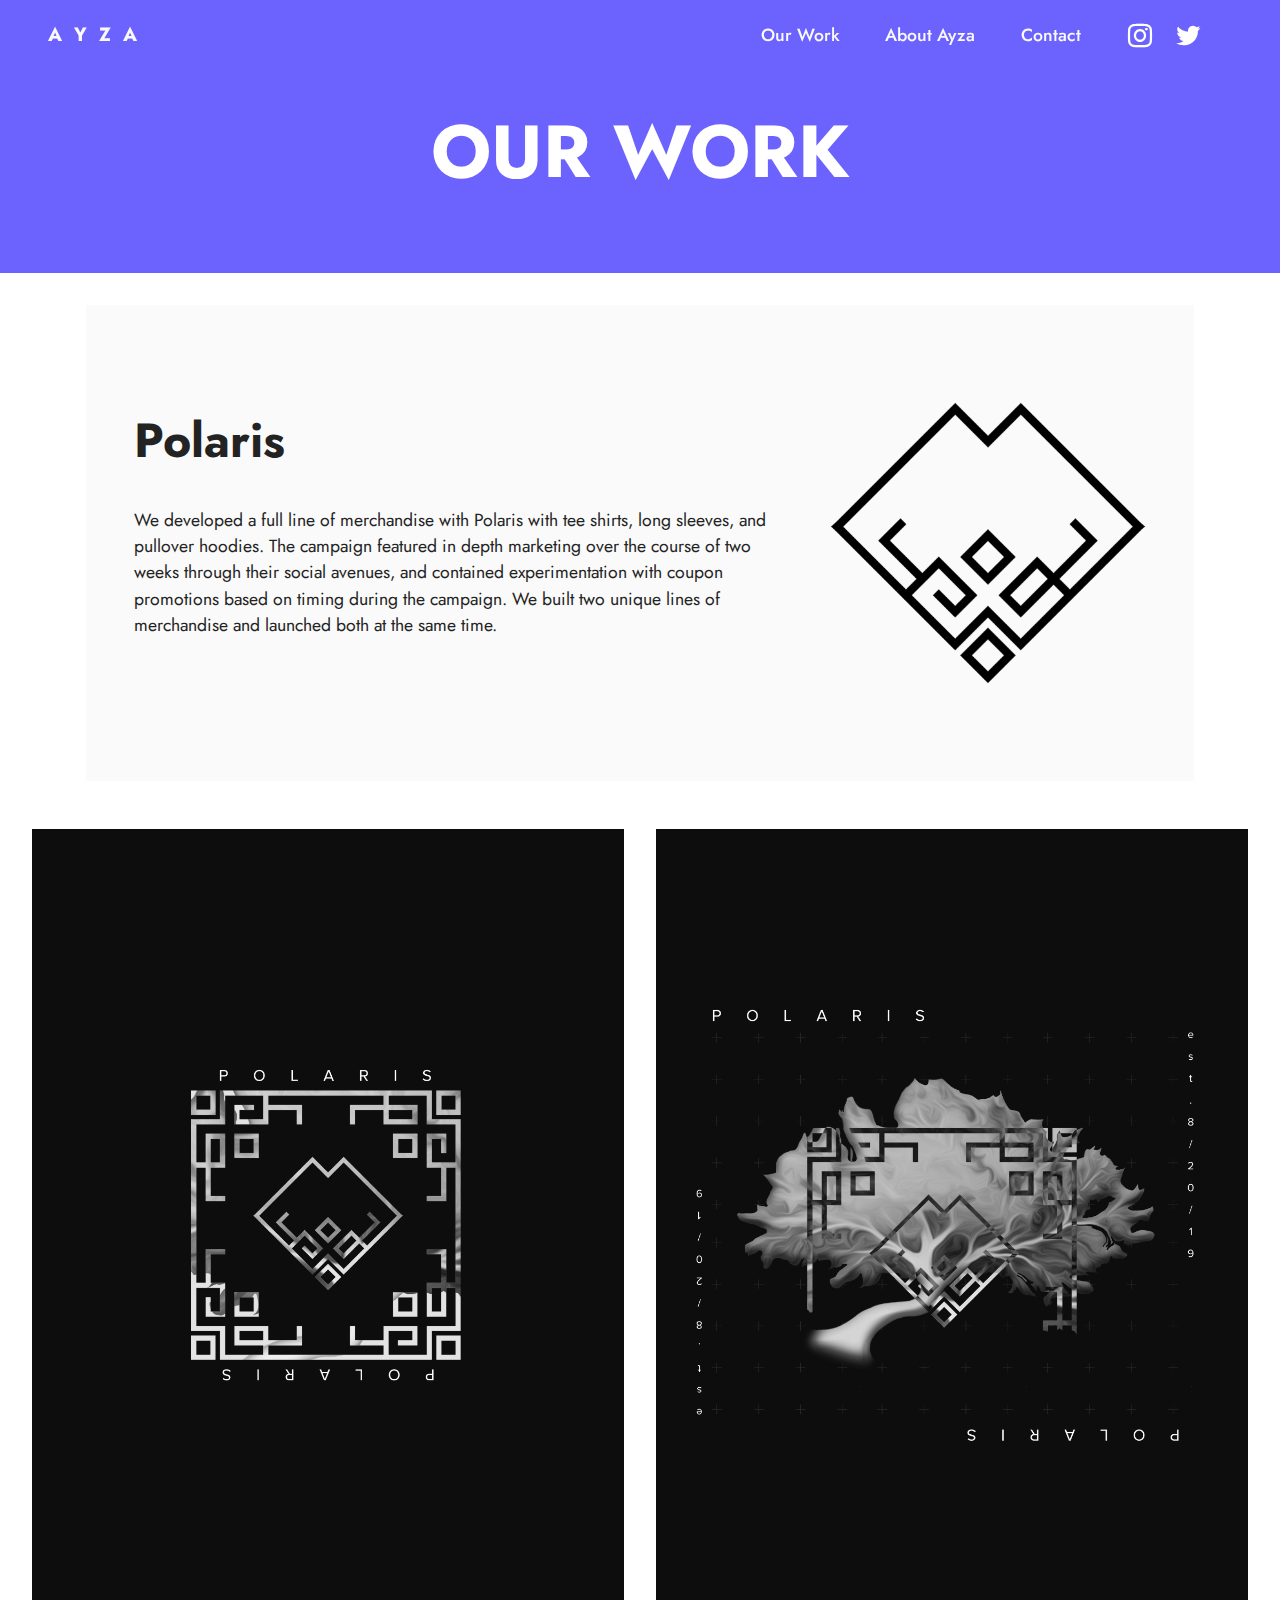
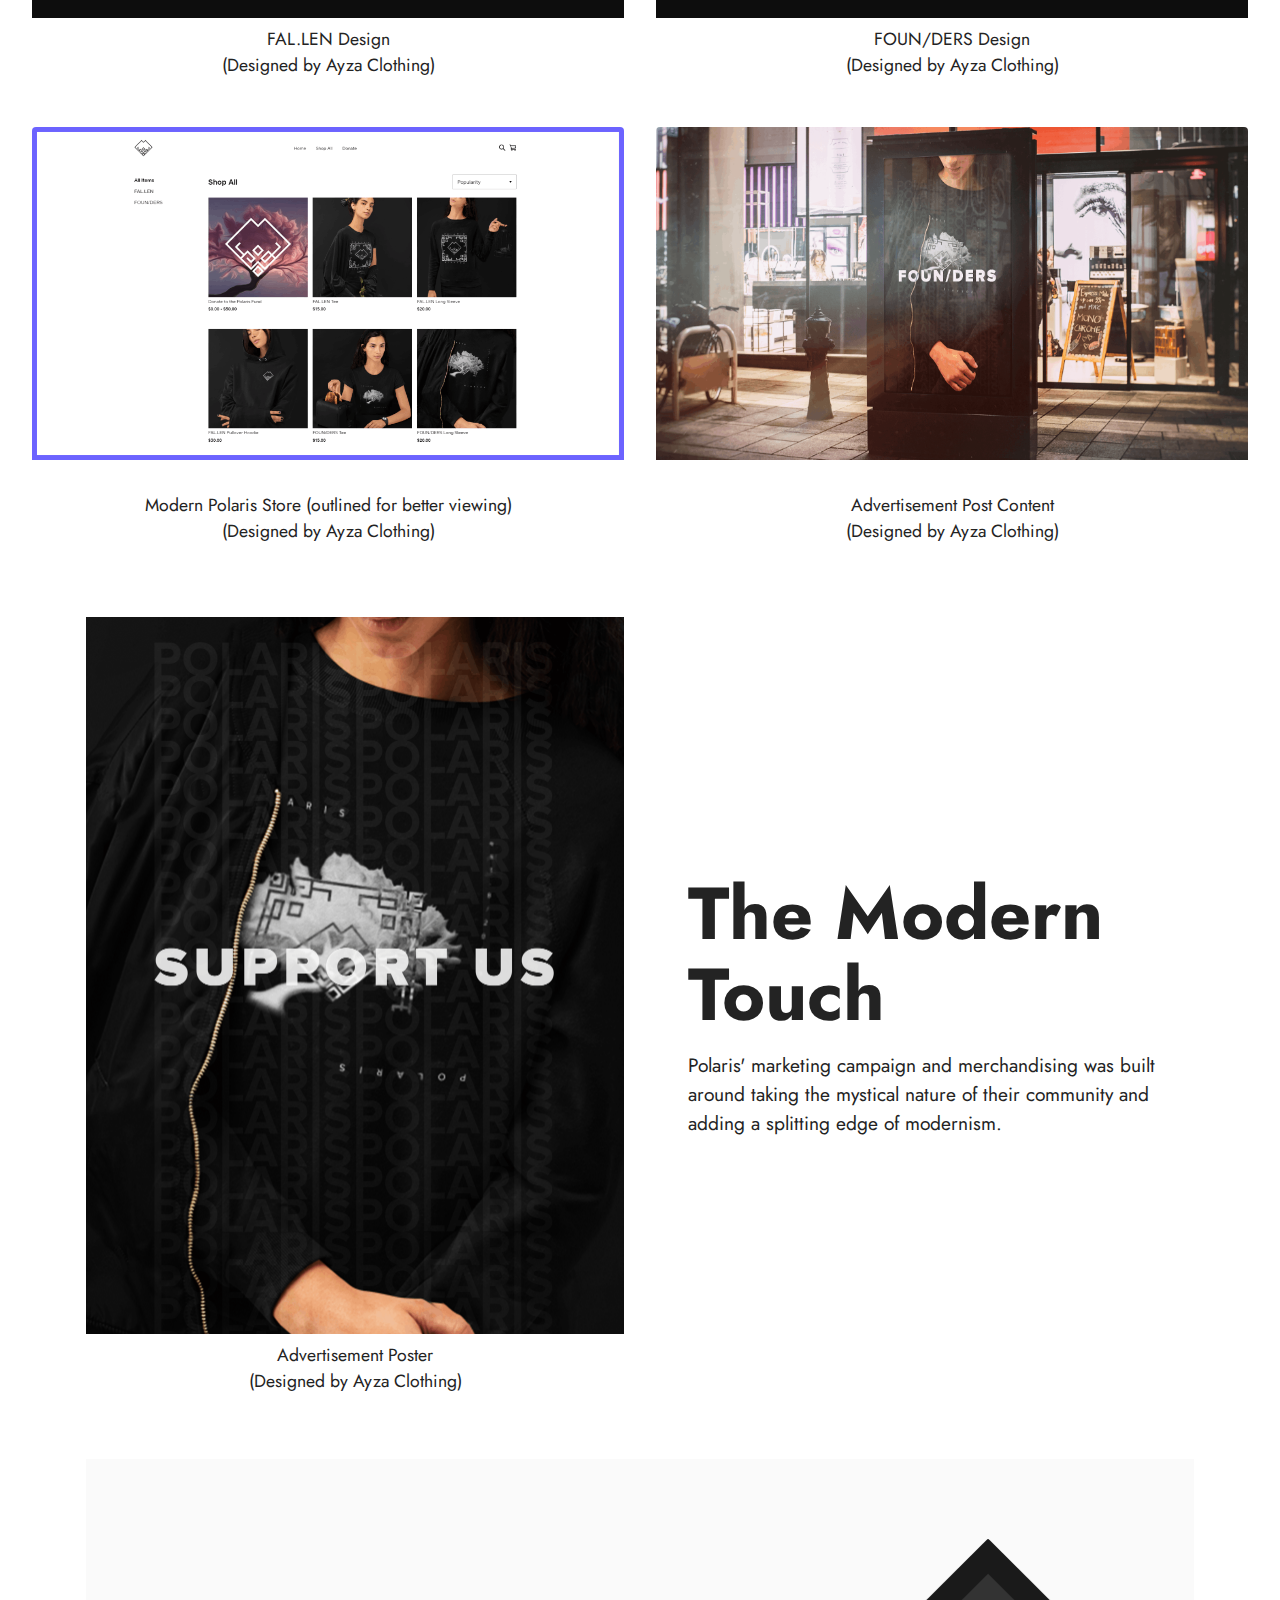
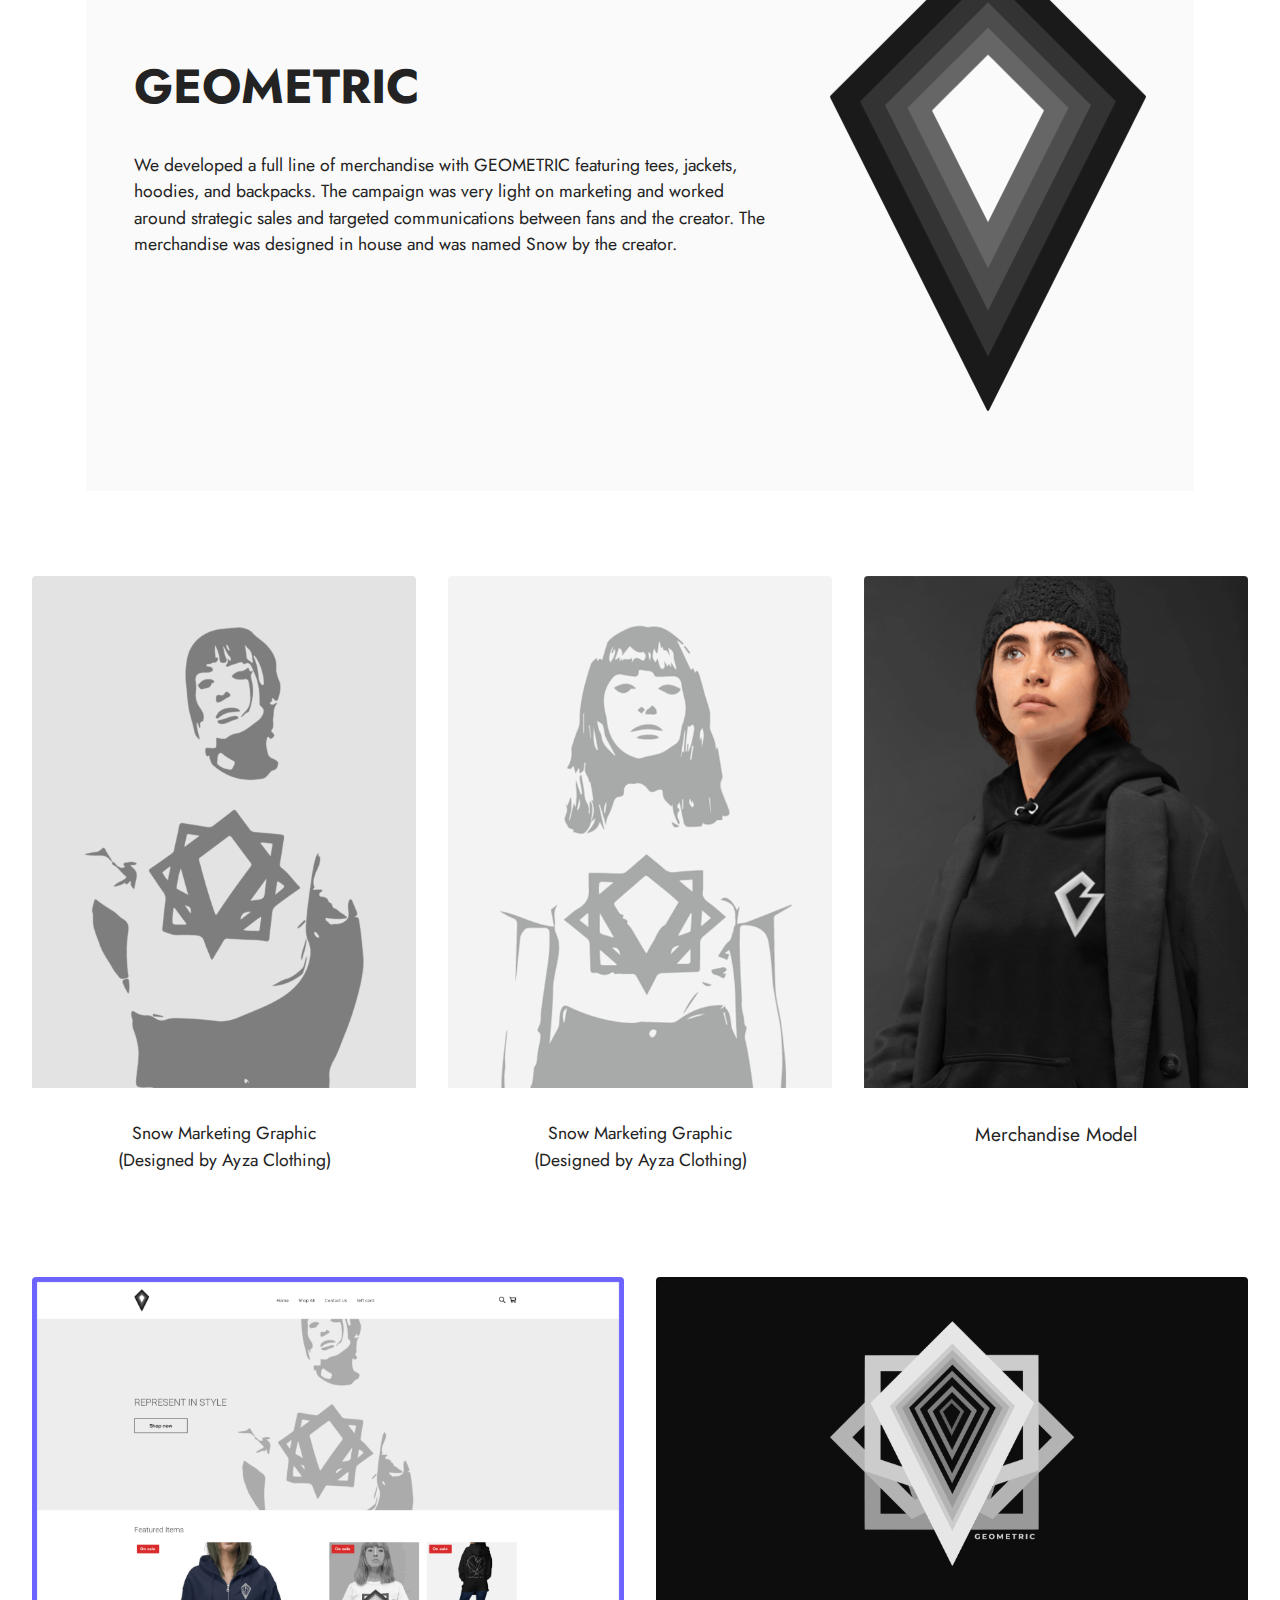
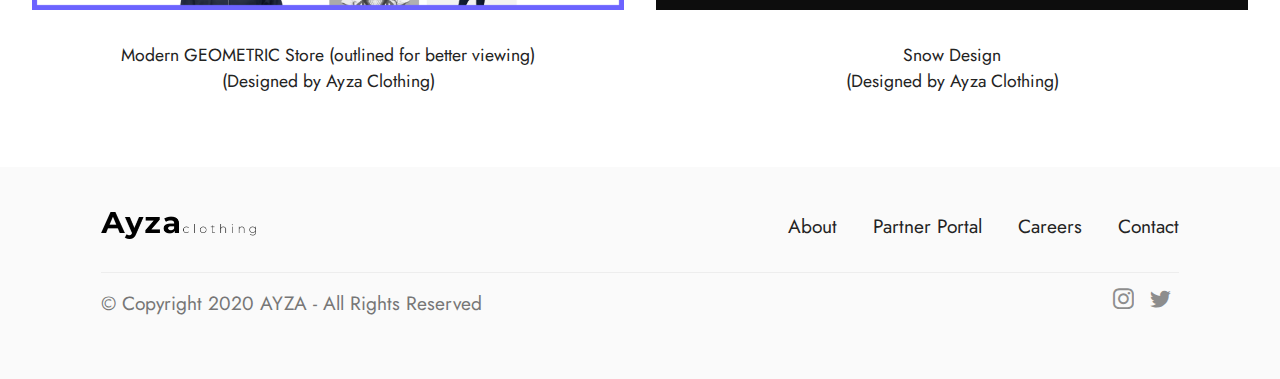
<file: works.html>
<!DOCTYPE html>
<html  >
<head>
  <!-- Site made with Mobirise Website Builder v5.1.4, https://mobirise.com -->
  <meta charset="UTF-8">
  <meta http-equiv="X-UA-Compatible" content="IE=edge">
  <meta name="generator" content="Mobirise v5.1.4, mobirise.com">
  <meta name="viewport" content="width=device-width, initial-scale=1, minimum-scale=1">
  <link rel="shortcut icon" href="assets/images/favicon-128x128.png" type="image/x-icon">
  <meta name="description" content="">
  
  
  <title>Our Work | Ayza Clothing</title>
  <link rel="stylesheet" href="assets/tether/tether.min.css">
  <link rel="stylesheet" href="assets/bootstrap/css/bootstrap.min.css">
  <link rel="stylesheet" href="assets/bootstrap/css/bootstrap-grid.min.css">
  <link rel="stylesheet" href="assets/bootstrap/css/bootstrap-reboot.min.css">
  <link rel="stylesheet" href="assets/dropdown/css/style.css">
  <link rel="stylesheet" href="assets/socicon/css/styles.css">
  <link rel="stylesheet" href="assets/theme/css/style.css">
  <link rel="preload" as="style" href="assets/mobirise/css/mbr-additional.css"><link rel="stylesheet" href="assets/mobirise/css/mbr-additional.css" type="text/css">
  
  
  
  
</head>
<body>
  
  <section class="menu menu3 cid-sauJ7DSKfs" once="menu" id="menu3-e">
    
    <nav class="navbar navbar-dropdown navbar-fixed-top navbar-expand-lg">
        <div class="container-fluid">
            <div class="navbar-brand">
                
                <span class="navbar-caption-wrap"><a class="navbar-caption text-white text-primary display-7" href="index.html">A&nbsp; Y&nbsp; Z&nbsp; A</a></span>
            </div>
            <div class="collapse navbar-collapse" id="navbarSupportedContent">
                <ul class="navbar-nav nav-dropdown nav-right" data-app-modern-menu="true"><li class="nav-item"><a class="nav-link link text-white text-primary display-4" href="works.html">Our Work</a></li>
                    <li class="nav-item"><a class="nav-link link text-white text-primary display-4" href="about.html">
                            About Ayza</a></li>
                    <li class="nav-item"><a class="nav-link link text-white text-primary display-4" href="contact.html">Contact</a>
                    </li></ul>
                <div class="icons-menu">
                    <a class="iconfont-wrapper" href="https://www.instagram.com/ayzaclothing/" target="_blank">
                        <span class="p-2 mbr-iconfont socicon-instagram socicon"></span>
                    </a>
                    <a class="iconfont-wrapper" href="https://twitter.com/ayzaclothing" target="_blank">
                        <span class="p-2 mbr-iconfont socicon-twitter socicon"></span>
                    </a>
                    
                    
                </div>
                
            </div>
        </div>
    </nav>
</section>

<section class="header6 cid-sauQTwhQjz" id="header6-h">

    

    

    <div class="align-center container">
        <div class="row justify-content-center">
            <div class="col-12 col-lg-10">
                <h1 class="mbr-section-title mbr-fonts-style mbr-white mb-3 display-1"><strong>OUR WORK</strong></h1>
                
                
                
            </div>
        </div>
    </div>
</section>

<section class="features15 cid-sauRcoBALk" id="features16-i">

    

    
    <div class="container">
        <div class="content-wrapper">
            <div class="row align-items-center">
                <div class="col-12 col-lg">
                    <div class="text-wrapper">
                        <h6 class="card-title mbr-fonts-style display-2"><strong>Polaris</strong></h6>
                        <p class="mbr-text mbr-fonts-style mb-4 display-4"><br>We developed a full line of merchandise with Polaris with tee shirts, long sleeves, and pullover hoodies. The campaign featured in depth marketing over the course of two weeks through their social avenues, and contained experimentation with coupon promotions based on timing during the campaign. We built two unique lines of merchandise and launched both at the same time.</p>
                        
                    </div>
                </div>
                <div class="col-12 col-lg-4">
                    <div class="image-wrapper">
                        <img src="assets/images/logo-transparent-black-980x980.png" alt="Mobirise">
                    </div>
                </div>
            </div>
        </div>
    </div>
</section>

<section class="image4 cid-sauRDH6IpN" id="image4-j">
    

    

    <div class="container-fluid">
        <div class="row">
            <div class="col-12 col-lg-6">
                <div class="image-wrapper">
                    <img src="assets/images/thisispolaris-1108x1477.png" alt="Mobirise">
                    <p class="mbr-text mbr-fonts-style mt-2 align-center display-4">
                        FOUN/DERS Design<br>(Designed by Ayza Clothing)<br></p>
                </div>
            </div>
            <div class="col-12 col-lg-6">
                <div class="image-wrapper">
                    <img src="assets/images/thisispolaris-2-1108x1477.png" alt="Mobirise">
                    <p class="mbr-text mbr-fonts-style mt-2 align-center display-4">
                        FAL.LEN Design<br>(Designed by Ayza Clothing)<br></p>
                </div>
            </div>
        </div>
    </div>
</section>

<section class="gallery2 cid-sauTiE5Fjz" id="gallery2-l">
    
    
    <div class="container-fluid">
        
        <div class="row mt-4">
            <div class="item features-image сol-12 col-md-6 col-lg-6">
                <div class="item-wrapper">
                    <div class="item-img">
                        <img src="assets/images/polarisstore-1-1076x605.png" alt="">
                    </div>
                    <div class="item-content">
                        <h5 class="item-title mbr-fonts-style display-4">Modern Polaris Store (outlined for better viewing)
<div>(Designed by Ayza Clothing)</div></h5>
                        
                        
                    </div>
                    
                </div>
            </div>
            <div class="item features-image сol-12 col-md-6 col-lg-6">
                <div class="item-wrapper">
                    <div class="item-img">
                        <img src="assets/images/publicposter-1739x978.png" alt="">
                    </div>
                    <div class="item-content">
                        <h5 class="item-title mbr-fonts-style display-4">Advertisement Post Content
<div>(Designed by Ayza Clothing)</div></h5>
                        
                        
                    </div>
                    
                </div>
            </div>
            
            
        </div>
    </div>
</section>

<section class="image1 cid-sauUhPX1xp" id="image1-m">
    

    

    <div class="container">
        <div class="row align-items-center">
            <div class="col-12 col-lg-6">
                <div class="image-wrapper">
                    <img src="assets/images/thisispolaris-1-1076x1435.png" alt="Mobirise">
                    <p class="mbr-description mbr-fonts-style pt-2 align-center display-4">Advertisement Poster
<br>(Designed by Ayza Clothing)</p>
                </div>
            </div>
            <div class="col-12 col-lg">
                <div class="text-wrapper">
                    <h3 class="mbr-section-title mbr-fonts-style mb-3 display-1"><strong>The Modern Touch</strong></h3>
                    <p class="mbr-text mbr-fonts-style display-7">
                        Polaris' marketing campaign and merchandising was built around taking the mystical nature of their community and adding a splitting edge of modernism.&nbsp;</p>
                </div>
            </div>
        </div>
    </div>
</section>

<section class="features15 cid-sauVaLNGbk" id="features16-n">

    

    
    <div class="container">
        <div class="content-wrapper">
            <div class="row align-items-center">
                <div class="col-12 col-lg">
                    <div class="text-wrapper">
                        <h6 class="card-title mbr-fonts-style display-2"><strong>GEOMETRIC</strong></h6>
                        <p class="mbr-text mbr-fonts-style mb-4 display-4"><br>We developed a full line of merchandise with GEOMETRIC featuring tees, jackets, hoodies, and backpacks. The campaign was very light on marketing and worked around strategic sales and targeted communications between fans and the creator. The merchandise was designed in house and was named Snow by the creator.</p>
                        
                    </div>
                </div>
                <div class="col-12 col-lg-4">
                    <div class="image-wrapper">
                        <img src="assets/images/asset-21-632x945.png" alt="Mobirise">
                    </div>
                </div>
            </div>
        </div>
    </div>
</section>

<section class="gallery2 cid-sauVIaELHl" id="gallery2-o">
    
    
    <div class="container-fluid">
        <div class="mbr-section-head">
            <h4 class="mbr-section-title mbr-fonts-style align-center mb-0 display-2"><strong>Gallery with Text and Buttons</strong></h4>
            
        </div>
        <div class="row mt-4">
            <div class="item features-image сol-12 col-md-6 col-lg-4">
                <div class="item-wrapper">
                    <div class="item-img">
                        <img src="assets/images/snow-1137x1516.png" alt="">
                    </div>
                    <div class="item-content">
                        <h5 class="item-title mbr-fonts-style display-4">Snow Marketing Graphic
<div>(Designed by Ayza Clothing)</div></h5>
                        
                        
                    </div>
                    
                </div>
            </div>
            <div class="item features-image сol-12 col-md-6 col-lg-4">
                <div class="item-wrapper">
                    <div class="item-img">
                        <img src="assets/images/snow1-1137x1516.png" alt="">
                    </div>
                    <div class="item-content">
                        <h5 class="item-title mbr-fonts-style display-4">Snow Marketing Graphic
<div>(Designed by Ayza Clothing)</div></h5>
                        
                        
                    </div>
                    
                </div>
            </div>
            <div class="item features-image сol-12 col-md-6 col-lg-4">
                <div class="item-wrapper">
                    <div class="item-img">
                        <img src="assets/images/modelsnow-1137x1516.png" alt="">
                    </div>
                    <div class="item-content">
                        <h5 class="item-title mbr-fonts-style display-7">Merchandise Model</h5>
                        
                        
                    </div>
                    
                </div>
            </div>
            
        </div>
    </div>
</section>

<section class="gallery2 cid-sauWsvuQgS" id="gallery2-p">
    
    
    <div class="container-fluid">
        
        <div class="row mt-4">
            <div class="item features-image сol-12 col-md-6 col-lg-6">
                <div class="item-wrapper">
                    <div class="item-img">
                        <img src="assets/images/geometricstore-1739x978.png" alt="">
                    </div>
                    <div class="item-content">
                        <h5 class="item-title mbr-fonts-style display-4">Modern GEOMETRIC Store (outlined for better viewing)
<div>(Designed by Ayza Clothing)</div></h5>
                        
                        
                    </div>
                    
                </div>
            </div>
            <div class="item features-image сol-12 col-md-6 col-lg-6">
                <div class="item-wrapper">
                    <div class="item-img">
                        <img src="assets/images/design-1739x978.png" alt="">
                    </div>
                    <div class="item-content">
                        <h5 class="item-title mbr-fonts-style display-4">Snow Design
<div>(Designed by Ayza Clothing)</div></h5>
                        
                        
                    </div>
                    
                </div>
            </div>
            
            
        </div>
    </div>
</section>

<section class="footer5 cid-sauOhL3X6m" once="footers" id="footer5-f">

    

    

    <div class="container">
        <div class="media-container-row">
            <div class="col-md-2 col-6">
                <div class="media-wrap">
                    <a href="index.html">
                        <img src="assets/images/ayzaclothing0.75x-309x54.png" alt="Mobirise">
                    </a>
                </div>
            </div>
            <div class="col-10 col-6">
                <p class="mbr-text align-right links mbr-fonts-style display-7">
                    <a href="about.html" class="text-black text-primary">About</a> &nbsp;&nbsp;&nbsp;&nbsp;
<a href="https://partner.ayza.clothing/" class="text-black text-primary" target="_blank">Partner Portal</a>&nbsp; &nbsp; &nbsp;&nbsp;<a href="https://careers.ayza.clothing" class="text-black text-primary" target="_blank">Careers</a> &nbsp;&nbsp;&nbsp;&nbsp;
                    <a href="contact.html" class="text-black text-primary">Contact</a>
                </p>
            </div>
        </div>
        <!-- <div class="media-container-row">
            <div class="col-md-12"> -->
        <div class="footer-lower">
            <div class="media-container-row">
                <div class="col-md-12">
                    <hr>
                </div>
            </div>
            <div class="media-container-row">
                <div class="col-md-6 copyright">
                    <p class="mbr-text mbr-fonts-style display-7">
                        © Copyright 2020 AYZA - All Rights Reserved
                    </p>
                </div>
                <div class="col-md-6">
                    <div class="social-list align-right">
                        <div class="soc-item">
                            <a href="https://www.instagram.com/ayzaclothing/" target="_blank">
                                <span class="mbr-iconfont mbr-iconfont-social socicon-instagram socicon"></span>
                            </a>
                        </div>
                        <div class="soc-item">
                            <a href="https://twitter.com/ayzaclothing" target="_blank">
                                <span class="mbr-iconfont mbr-iconfont-social socicon-twitter socicon"></span>
                            </a>
                        </div>
                        
                        
                        
                        
                    </div>
                </div>
            </div>
            <!-- </div>
            </div> -->
        </div>

    </div>

</body>
</html>
</file>
<file: assets/web/assets/mobirise-icons2/mobirise2.css>
@font-face {
  font-family: 'Moririse2';
  font-display: swap;
  src:  url('mobirise2.eot?f2bix4');
  src:  url('mobirise2.eot?f2bix4#iefix') format('embedded-opentype'),
    url('mobirise2.ttf?f2bix4') format('truetype'),
    url('mobirise2.woff?f2bix4') format('woff'),
    url('mobirise2.svg?f2bix4#mobirise2') format('svg');
  font-weight: normal;
  font-style: normal;
}

[class^="mobi-"], [class*=" mobi-"] {
  /* use !important to prevent issues with browser extensions that change fonts */
  font-family: 'Moririse2' !important;
  speak: none;
  font-style: normal;
  font-weight: normal;
  font-variant: normal;
  text-transform: none;
  line-height: 1;

  /* Better Font Rendering =========== */
  -webkit-font-smoothing: antialiased;
  -moz-osx-font-smoothing: grayscale;
}

.mobi-mbri-add-submenu:before {
  content: "\e900";
}
.mobi-mbri-alert:before {
  content: "\e901";
}
.mobi-mbri-align-center:before {
  content: "\e902";
}
.mobi-mbri-align-justify:before {
  content: "\e903";
}
.mobi-mbri-align-left:before {
  content: "\e904";
}
.mobi-mbri-align-right:before {
  content: "\e905";
}
.mobi-mbri-android:before {
  content: "\e906";
}
.mobi-mbri-apple:before {
  content: "\e907";
}
.mobi-mbri-arrow-down:before {
  content: "\e908";
}
.mobi-mbri-arrow-next:before {
  content: "\e909";
}
.mobi-mbri-arrow-prev:before {
  content: "\e90a";
}
.mobi-mbri-arrow-up:before {
  content: "\e90b";
}
.mobi-mbri-bold:before {
  content: "\e90c";
}
.mobi-mbri-bookmark:before {
  content: "\e90d";
}
.mobi-mbri-bootstrap:before {
  content: "\e90e";
}
.mobi-mbri-briefcase:before {
  content: "\e90f";
}
.mobi-mbri-browse:before {
  content: "\e910";
}
.mobi-mbri-bulleted-list:before {
  content: "\e911";
}
.mobi-mbri-calendar:before {
  content: "\e912";
}
.mobi-mbri-camera:before {
  content: "\e913";
}
.mobi-mbri-cart-add:before {
  content: "\e914";
}
.mobi-mbri-cart-full:before {
  content: "\e915";
}
.mobi-mbri-cash:before {
  content: "\e916";
}
.mobi-mbri-change-style:before {
  content: "\e917";
}
.mobi-mbri-chat:before {
  content: "\e918";
}
.mobi-mbri-clock:before {
  content: "\e919";
}
.mobi-mbri-close:before {
  content: "\e91a";
}
.mobi-mbri-cloud:before {
  content: "\e91b";
}
.mobi-mbri-code:before {
  content: "\e91c";
}
.mobi-mbri-contact-form:before {
  content: "\e91d";
}
.mobi-mbri-credit-card:before {
  content: "\e91e";
}
.mobi-mbri-cursor-click:before {
  content: "\e91f";
}
.mobi-mbri-cust-feedback:before {
  content: "\e920";
}
.mobi-mbri-database:before {
  content: "\e921";
}
.mobi-mbri-delivery:before {
  content: "\e922";
}
.mobi-mbri-desktop:before {
  content: "\e923";
}
.mobi-mbri-devices:before {
  content: "\e924";
}
.mobi-mbri-down:before {
  content: "\e925";
}
.mobi-mbri-download-2:before {
  content: "\e926";
}
.mobi-mbri-download:before {
  content: "\e927";
}
.mobi-mbri-drag-n-drop-2:before {
  content: "\e928";
}
.mobi-mbri-drag-n-drop:before {
  content: "\e929";
}
.mobi-mbri-edit-2:before {
  content: "\e92a";
}
.mobi-mbri-edit:before {
  content: "\e92b";
}
.mobi-mbri-error:before {
  content: "\e92c";
}
.mobi-mbri-extension:before {
  content: "\e92d";
}
.mobi-mbri-features:before {
  content: "\e92e";
}
.mobi-mbri-file:before {
  content: "\e92f";
}
.mobi-mbri-flag:before {
  content: "\e930";
}
.mobi-mbri-folder:before {
  content: "\e931";
}
.mobi-mbri-gift:before {
  content: "\e932";
}
.mobi-mbri-github:before {
  content: "\e933";
}
.mobi-mbri-globe-2:before {
  content: "\e934";
}
.mobi-mbri-globe:before {
  content: "\e935";
}
.mobi-mbri-growing-chart:before {
  content: "\e936";
}
.mobi-mbri-hearth:before {
  content: "\e937";
}
.mobi-mbri-help:before {
  content: "\e938";
}
.mobi-mbri-home:before {
  content: "\e939";
}
.mobi-mbri-hot-cup:before {
  content: "\e93a";
}
.mobi-mbri-idea:before {
  content: "\e93b";
}
.mobi-mbri-image-gallery:before {
  content: "\e93c";
}
.mobi-mbri-image-slider:before {
  content: "\e93d";
}
.mobi-mbri-info:before {
  content: "\e93e";
}
.mobi-mbri-italic:before {
  content: "\e93f";
}
.mobi-mbri-key:before {
  content: "\e940";
}
.mobi-mbri-laptop:before {
  content: "\e941";
}
.mobi-mbri-layers:before {
  content: "\e942";
}
.mobi-mbri-left-right:before {
  content: "\e943";
}
.mobi-mbri-left:before {
  content: "\e944";
}
.mobi-mbri-letter:before {
  content: "\e945";
}
.mobi-mbri-like:before {
  content: "\e946";
}
.mobi-mbri-link:before {
  content: "\e947";
}
.mobi-mbri-lock:before {
  content: "\e948";
}
.mobi-mbri-login:before {
  content: "\e949";
}
.mobi-mbri-logout:before {
  content: "\e94a";
}
.mobi-mbri-magic-stick:before {
  content: "\e94b";
}
.mobi-mbri-map-pin:before {
  content: "\e94c";
}
.mobi-mbri-menu:before {
  content: "\e94d";
}
.mobi-mbri-mobile-2:before {
  content: "\e94e";
}
.mobi-mbri-mobile-horizontal:before {
  content: "\e94f";
}
.mobi-mbri-mobile:before {
  content: "\e950";
}
.mobi-mbri-mobirise:before {
  content: "\e951";
}
.mobi-mbri-more-horizontal:before {
  content: "\e952";
}
.mobi-mbri-more-vertical:before {
  content: "\e953";
}
.mobi-mbri-music:before {
  content: "\e954";
}
.mobi-mbri-new-file:before {
  content: "\e955";
}
.mobi-mbri-numbered-list:before {
  content: "\e956";
}
.mobi-mbri-opened-folder:before {
  content: "\e957";
}
.mobi-mbri-pages:before {
  content: "\e958";
}
.mobi-mbri-paper-plane:before {
  content: "\e959";
}
.mobi-mbri-paperclip:before {
  content: "\e95a";
}
.mobi-mbri-phone:before {
  content: "\e95b";
}
.mobi-mbri-photo:before {
  content: "\e95c";
}
.mobi-mbri-photos:before {
  content: "\e95d";
}
.mobi-mbri-pin:before {
  content: "\e95e";
}
.mobi-mbri-play:before {
  content: "\e95f";
}
.mobi-mbri-plus:before {
  content: "\e960";
}
.mobi-mbri-preview:before {
  content: "\e961";
}
.mobi-mbri-print:before {
  content: "\e962";
}
.mobi-mbri-protect:before {
  content: "\e963";
}
.mobi-mbri-question:before {
  content: "\e964";
}
.mobi-mbri-quote-left:before {
  content: "\e965";
}
.mobi-mbri-quote-right:before {
  content: "\e966";
}
.mobi-mbri-redo:before {
  content: "\e967";
}
.mobi-mbri-refresh:before {
  content: "\e968";
}
.mobi-mbri-responsive-2:before {
  content: "\e969";
}
.mobi-mbri-responsive:before {
  content: "\e96a";
}
.mobi-mbri-right:before {
  content: "\e96b";
}
.mobi-mbri-rocket:before {
  content: "\e96c";
}
.mobi-mbri-sad-face:before {
  content: "\e96d";
}
.mobi-mbri-sale:before {
  content: "\e96e";
}
.mobi-mbri-save:before {
  content: "\e96f";
}
.mobi-mbri-search:before {
  content: "\e970";
}
.mobi-mbri-setting-2:before {
  content: "\e971";
}
.mobi-mbri-setting-3:before {
  content: "\e972";
}
.mobi-mbri-setting:before {
  content: "\e973";
}
.mobi-mbri-share:before {
  content: "\e974";
}
.mobi-mbri-shopping-bag:before {
  content: "\e975";
}
.mobi-mbri-shopping-basket:before {
  content: "\e976";
}
.mobi-mbri-shopping-cart:before {
  content: "\e977";
}
.mobi-mbri-sites:before {
  content: "\e978";
}
.mobi-mbri-smile-face:before {
  content: "\e979";
}
.mobi-mbri-speed:before {
  content: "\e97a";
}
.mobi-mbri-star:before {
  content: "\e97b";
}
.mobi-mbri-success:before {
  content: "\e97c";
}
.mobi-mbri-sun:before {
  content: "\e97d";
}
.mobi-mbri-sun2:before {
  content: "\e97e";
}
.mobi-mbri-tablet-vertical:before {
  content: "\e97f";
}
.mobi-mbri-tablet:before {
  content: "\e980";
}
.mobi-mbri-target:before {
  content: "\e981";
}
.mobi-mbri-timer:before {
  content: "\e982";
}
.mobi-mbri-to-ftp:before {
  content: "\e983";
}
.mobi-mbri-to-local-drive:before {
  content: "\e984";
}
.mobi-mbri-touch-swipe:before {
  content: "\e985";
}
.mobi-mbri-touch:before {
  content: "\e986";
}
.mobi-mbri-trash:before {
  content: "\e987";
}
.mobi-mbri-underline:before {
  content: "\e988";
}
.mobi-mbri-undo:before {
  content: "\e989";
}
.mobi-mbri-unlink:before {
  content: "\e98a";
}
.mobi-mbri-unlock:before {
  content: "\e98b";
}
.mobi-mbri-up-down:before {
  content: "\e98c";
}
.mobi-mbri-up:before {
  content: "\e98d";
}
.mobi-mbri-update:before {
  content: "\e98e";
}
.mobi-mbri-upload-2:before {
  content: "\e98f";
}
.mobi-mbri-upload:before {
  content: "\e990";
}
.mobi-mbri-user-2:before {
  content: "\e991";
}
.mobi-mbri-user:before {
  content: "\e992";
}
.mobi-mbri-users:before {
  content: "\e993";
}
.mobi-mbri-video-play:before {
  content: "\e994";
}
.mobi-mbri-video:before {
  content: "\e995";
}
.mobi-mbri-watch:before {
  content: "\e996";
}
.mobi-mbri-website-theme-2:before {
  content: "\e997";
}
.mobi-mbri-website-theme:before {
  content: "\e998";
}
.mobi-mbri-wifi:before {
  content: "\e999";
}
.mobi-mbri-windows:before {
  content: "\e99a";
}
.mobi-mbri-zoom-in:before {
  content: "\e99b";
}
.mobi-mbri-zoom-out:before {
  content: "\e99c";
}
</file>
<file: assets/dropdown/css/style.css>
.navbar-dropdown {
  left: 0;
  padding: 0;
  position: absolute;
  right: 0;
  top: 0;
  transition: all 0.45s ease;
  z-index: 1030;
  background: #282828; }
  .navbar-dropdown .navbar-logo {
    margin-right: 0.8rem;
    transition: margin 0.3s ease-in-out;
    vertical-align: middle; }
    .navbar-dropdown .navbar-logo img {
      height: 3.125rem;
      transition: all 0.3s ease-in-out; }
    .navbar-dropdown .navbar-logo.mbr-iconfont {
      font-size: 3.125rem;
      line-height: 3.125rem; }
  .navbar-dropdown .navbar-caption {
    font-weight: 700;
    white-space: normal;
    vertical-align: -4px;
    line-height: 3.125rem !important; }
    .navbar-dropdown .navbar-caption, .navbar-dropdown .navbar-caption:hover {
      color: inherit;
      text-decoration: none; }
  .navbar-dropdown .mbr-iconfont + .navbar-caption {
    vertical-align: -1px; }
  .navbar-dropdown.navbar-fixed-top {
    position: fixed; }
  .navbar-dropdown .navbar-brand span {
    vertical-align: -4px; }
  .navbar-dropdown.bg-color.transparent {
    background: none; }
  .navbar-dropdown.navbar-short .navbar-brand {
    padding: 0.625rem 0; }
    .navbar-dropdown.navbar-short .navbar-brand span {
      vertical-align: -1px; }
  .navbar-dropdown.navbar-short .navbar-caption {
    line-height: 2.375rem !important;
    vertical-align: -2px; }
  .navbar-dropdown.navbar-short .navbar-logo {
    margin-right: 0.5rem; }
    .navbar-dropdown.navbar-short .navbar-logo img {
      height: 2.375rem; }
    .navbar-dropdown.navbar-short .navbar-logo.mbr-iconfont {
      font-size: 2.375rem;
      line-height: 2.375rem; }
  .navbar-dropdown.navbar-short .mbr-table-cell {
    height: 3.625rem; }
  .navbar-dropdown .navbar-close {
    left: 0.6875rem;
    position: fixed;
    top: 0.75rem;
    z-index: 1000; }
  .navbar-dropdown .hamburger-icon {
    content: "";
    display: inline-block;
    vertical-align: middle;
    width: 16px;
    -webkit-box-shadow: 0 -6px 0 1px #282828,0 0 0 1px #282828,0 6px 0 1px #282828;
    -moz-box-shadow: 0 -6px 0 1px #282828,0 0 0 1px #282828,0 6px 0 1px #282828;
    box-shadow: 0 -6px 0 1px #282828,0 0 0 1px #282828,0 6px 0 1px #282828; }

.dropdown-menu .dropdown-toggle[data-toggle="dropdown-submenu"]::after {
  border-bottom: 0.35em solid transparent;
  border-left: 0.35em solid;
  border-right: 0;
  border-top: 0.35em solid transparent;
  margin-left: 0.3rem; }

.dropdown-menu .dropdown-item:focus {
  outline: 0; }

.nav-dropdown {
  font-size: 0.75rem;
  font-weight: 500;
  height: auto !important; }
  .nav-dropdown .nav-btn {
    padding-left: 1rem; }
  .nav-dropdown .link {
    margin: .667em 1.667em;
    font-weight: 500;
    padding: 0;
    transition: color .2s ease-in-out; }
    .nav-dropdown .link.dropdown-toggle {
      margin-right: 2.583em; }
      .nav-dropdown .link.dropdown-toggle::after {
        margin-left: .25rem;
        border-top: 0.35em solid;
        border-right: 0.35em solid transparent;
        border-left: 0.35em solid transparent;
        border-bottom: 0; }
      .nav-dropdown .link.dropdown-toggle[aria-expanded="true"] {
        margin: 0;
        padding: 0.667em 3.263em  0.667em 1.667em; }
  .nav-dropdown .link::after,
  .nav-dropdown .dropdown-item::after {
    color: inherit; }
  .nav-dropdown .btn {
    font-size: 0.75rem;
    font-weight: 700;
    letter-spacing: 0;
    margin-bottom: 0;
    padding-left: 1.25rem;
    padding-right: 1.25rem; }
  .nav-dropdown .dropdown-menu {
    border-radius: 0;
    border: 0;
    left: 0;
    margin: 0;
    padding-bottom: 1.25rem;
    padding-top: 1.25rem;
    position: relative; }
  .nav-dropdown .dropdown-submenu {
    margin-left: 0.125rem;
    top: 0; }
  .nav-dropdown .dropdown-item {
    font-weight: 500;
    line-height: 2;
    padding: 0.3846em 4.615em 0.3846em 1.5385em;
    position: relative;
    transition: color .2s ease-in-out, background-color .2s ease-in-out; }
    .nav-dropdown .dropdown-item::after {
      margin-top: -0.3077em;
      position: absolute;
      right: 1.1538em;
      top: 50%; }
    .nav-dropdown .dropdown-item:focus, .nav-dropdown .dropdown-item:hover {
      background: none; }

@media (max-width: 767px) {
  .nav-dropdown.navbar-toggleable-sm {
    bottom: 0;
    display: none;
    left: 0;
    overflow-x: hidden;
    position: fixed;
    top: 0;
    transform: translateX(-100%);
    -ms-transform: translateX(-100%);
    -webkit-transform: translateX(-100%);
    width: 18.75rem;
    z-index: 999; } }
.nav-dropdown.navbar-toggleable-xl {
  bottom: 0;
  display: none;
  left: 0;
  overflow-x: hidden;
  position: fixed;
  top: 0;
  transform: translateX(-100%);
  -ms-transform: translateX(-100%);
  -webkit-transform: translateX(-100%);
  width: 18.75rem;
  z-index: 999; }

.nav-dropdown-sm {
  display: block !important;
  overflow-x: hidden;
  overflow: auto;
  padding-top: 3.875rem; }
  .nav-dropdown-sm::after {
    content: "";
    display: block;
    height: 3rem;
    width: 100%; }
  .nav-dropdown-sm.collapse.in ~ .navbar-close {
    display: block !important; }
  .nav-dropdown-sm.collapsing, .nav-dropdown-sm.collapse.in {
    transform: translateX(0);
    -ms-transform: translateX(0);
    -webkit-transform: translateX(0);
    transition: all 0.25s ease-out;
    -webkit-transition: all 0.25s ease-out;
    background: #282828; }
  .nav-dropdown-sm.collapsing[aria-expanded="false"] {
    transform: translateX(-100%);
    -ms-transform: translateX(-100%);
    -webkit-transform: translateX(-100%); }
  .nav-dropdown-sm .nav-item {
    display: block;
    margin-left: 0 !important;
    padding-left: 0; }
  .nav-dropdown-sm .link,
  .nav-dropdown-sm .dropdown-item {
    border-top: 1px dotted rgba(255, 255, 255, 0.1);
    font-size: 0.8125rem;
    line-height: 1.6;
    margin: 0 !important;
    padding: 0.875rem 2.4rem 0.875rem 1.5625rem !important;
    position: relative;
    white-space: normal; }
    .nav-dropdown-sm .link:focus, .nav-dropdown-sm .link:hover,
    .nav-dropdown-sm .dropdown-item:focus,
    .nav-dropdown-sm .dropdown-item:hover {
      background: rgba(0, 0, 0, 0.2) !important;
      color: #c0a375; }
  .nav-dropdown-sm .nav-btn {
    position: relative;
    padding: 1.5625rem 1.5625rem 0 1.5625rem; }
    .nav-dropdown-sm .nav-btn::before {
      border-top: 1px dotted rgba(255, 255, 255, 0.1);
      content: "";
      left: 0;
      position: absolute;
      top: 0;
      width: 100%; }
    .nav-dropdown-sm .nav-btn + .nav-btn {
      padding-top: 0.625rem; }
      .nav-dropdown-sm .nav-btn + .nav-btn::before {
        display: none; }
  .nav-dropdown-sm .btn {
    padding: 0.625rem 0; }
  .nav-dropdown-sm .dropdown-toggle[data-toggle="dropdown-submenu"]::after {
    margin-left: .25rem;
    border-top: 0.35em solid;
    border-right: 0.35em solid transparent;
    border-left: 0.35em solid transparent;
    border-bottom: 0; }
  .nav-dropdown-sm .dropdown-toggle[data-toggle="dropdown-submenu"][aria-expanded="true"]::after {
    border-top: 0;
    border-right: 0.35em solid transparent;
    border-left: 0.35em solid transparent;
    border-bottom: 0.35em solid; }
  .nav-dropdown-sm .dropdown-menu {
    margin: 0;
    padding: 0;
    position: relative;
    top: 0;
    left: 0;
    width: 100%;
    border: 0;
    float: none;
    border-radius: 0;
    background: none; }
  .nav-dropdown-sm .dropdown-submenu {
    left: 100%;
    margin-left: 0.125rem;
    margin-top: -1.25rem;
    top: 0; }

.navbar-toggleable-sm .nav-dropdown .dropdown-menu {
  position: absolute; }

.navbar-toggleable-sm .nav-dropdown .dropdown-submenu {
  left: 100%;
  margin-left: 0.125rem;
  margin-top: -1.25rem;
  top: 0; }

.navbar-toggleable-sm.opened .nav-dropdown .dropdown-menu {
  position: relative; }

.navbar-toggleable-sm.opened .nav-dropdown .dropdown-submenu {
  left: 0;
  margin-left: 00rem;
  margin-top: 0rem;
  top: 0; }

.is-builder .nav-dropdown.collapsing {
  transition: none !important; }

/*# sourceMappingURL=style.css.map */
</file>
<file: assets/socicon/css/styles.css>
@charset "UTF-8";

@font-face {
  font-family: 'Socicon';
  src:  url('../fonts/socicon.eot');
  src:  url('../fonts/socicon.eot?#iefix') format('embedded-opentype'),
    url('../fonts/socicon.woff2') format('woff2'),
    url('../fonts/socicon.ttf') format('truetype'),
    url('../fonts/socicon.woff') format('woff'),
    url('../fonts/socicon.svg#socicon') format('svg');
  font-weight: normal;
  font-style: normal;
}

[data-icon]:before {
  font-family: "socicon" !important;
  content: attr(data-icon);
  font-style: normal !important;
  font-weight: normal !important;
  font-variant: normal !important;
  text-transform: none !important;
  speak: none;
  line-height: 1;
  -webkit-font-smoothing: antialiased;
  -moz-osx-font-smoothing: grayscale;
}

[class^="socicon-"], [class*=" socicon-"] {
  /* use !important to prevent issues with browser extensions that change fonts */
  font-family: 'Socicon' !important;
  speak: none;
  font-style: normal;
  font-weight: normal;
  font-variant: normal;
  text-transform: none;
  line-height: 1;

  /* Better Font Rendering =========== */
  -webkit-font-smoothing: antialiased;
  -moz-osx-font-smoothing: grayscale;
}

.socicon-eitaa:before {
  content: "\e97c";
}
.socicon-soroush:before {
  content: "\e97d";
}
.socicon-bale:before {
  content: "\e97e";
}
.socicon-zazzle:before {
  content: "\e97b";
}
.socicon-society6:before {
  content: "\e97a";
}
.socicon-redbubble:before {
  content: "\e979";
}
.socicon-avvo:before {
  content: "\e978";
}
.socicon-stitcher:before {
  content: "\e977";
}
.socicon-googlehangouts:before {
  content: "\e974";
}
.socicon-dlive:before {
  content: "\e975";
}
.socicon-vsco:before {
  content: "\e976";
}
.socicon-flipboard:before {
  content: "\e973";
}
.socicon-ubuntu:before {
  content: "\e958";
}
.socicon-artstation:before {
  content: "\e959";
}
.socicon-invision:before {
  content: "\e95a";
}
.socicon-torial:before {
  content: "\e95b";
}
.socicon-collectorz:before {
  content: "\e95c";
}
.socicon-seenthis:before {
  content: "\e95d";
}
.socicon-googleplaymusic:before {
  content: "\e95e";
}
.socicon-debian:before {
  content: "\e95f";
}
.socicon-filmfreeway:before {
  content: "\e960";
}
.socicon-gnome:before {
  content: "\e961";
}
.socicon-itchio:before {
  content: "\e962";
}
.socicon-jamendo:before {
  content: "\e963";
}
.socicon-mix:before {
  content: "\e964";
}
.socicon-sharepoint:before {
  content: "\e965";
}
.socicon-tinder:before {
  content: "\e966";
}
.socicon-windguru:before {
  content: "\e967";
}
.socicon-cdbaby:before {
  content: "\e968";
}
.socicon-elementaryos:before {
  content: "\e969";
}
.socicon-stage32:before {
  content: "\e96a";
}
.socicon-tiktok:before {
  content: "\e96b";
}
.socicon-gitter:before {
  content: "\e96c";
}
.socicon-letterboxd:before {
  content: "\e96d";
}
.socicon-threema:before {
  content: "\e96e";
}
.socicon-splice:before {
  content: "\e96f";
}
.socicon-metapop:before {
  content: "\e970";
}
.socicon-naver:before {
  content: "\e971";
}
.socicon-remote:before {
  content: "\e972";
}
.socicon-internet:before {
  content: "\e957";
}
.socicon-moddb:before {
  content: "\e94b";
}
.socicon-indiedb:before {
  content: "\e94c";
}
.socicon-traxsource:before {
  content: "\e94d";
}
.socicon-gamefor:before {
  content: "\e94e";
}
.socicon-pixiv:before {
  content: "\e94f";
}
.socicon-myanimelist:before {
  content: "\e950";
}
.socicon-blackberry:before {
  content: "\e951";
}
.socicon-wickr:before {
  content: "\e952";
}
.socicon-spip:before {
  content: "\e953";
}
.socicon-napster:before {
  content: "\e954";
}
.socicon-beatport:before {
  content: "\e955";
}
.socicon-hackerone:before {
  content: "\e956";
}
.socicon-hackernews:before {
  content: "\e946";
}
.socicon-smashwords:before {
  content: "\e947";
}
.socicon-kobo:before {
  content: "\e948";
}
.socicon-bookbub:before {
  content: "\e949";
}
.socicon-mailru:before {
  content: "\e94a";
}
.socicon-gitlab:before {
  content: "\e945";
}
.socicon-instructables:before {
  content: "\e944";
}
.socicon-portfolio:before {
  content: "\e943";
}
.socicon-codered:before {
  content: "\e940";
}
.socicon-origin:before {
  content: "\e941";
}
.socicon-nextdoor:before {
  content: "\e942";
}
.socicon-udemy:before {
  content: "\e93f";
}
.socicon-livemaster:before {
  content: "\e93e";
}
.socicon-crunchbase:before {
  content: "\e93b";
}
.socicon-homefy:before {
  content: "\e93c";
}
.socicon-calendly:before {
  content: "\e93d";
}
.socicon-realtor:before {
  content: "\e90f";
}
.socicon-tidal:before {
  content: "\e910";
}
.socicon-qobuz:before {
  content: "\e911";
}
.socicon-natgeo:before {
  content: "\e912";
}
.socicon-mastodon:before {
  content: "\e913";
}
.socicon-unsplash:before {
  content: "\e914";
}
.socicon-homeadvisor:before {
  content: "\e915";
}
.socicon-angieslist:before {
  content: "\e916";
}
.socicon-codepen:before {
  content: "\e917";
}
.socicon-slack:before {
  content: "\e918";
}
.socicon-openaigym:before {
  content: "\e919";
}
.socicon-logmein:before {
  content: "\e91a";
}
.socicon-fiverr:before {
  content: "\e91b";
}
.socicon-gotomeeting:before {
  content: "\e91c";
}
.socicon-aliexpress:before {
  content: "\e91d";
}
.socicon-guru:before {
  content: "\e91e";
}
.socicon-appstore:before {
  content: "\e91f";
}
.socicon-homes:before {
  content: "\e920";
}
.socicon-zoom:before {
  content: "\e921";
}
.socicon-alibaba:before {
  content: "\e922";
}
.socicon-craigslist:before {
  content: "\e923";
}
.socicon-wix:before {
  content: "\e924";
}
.socicon-redfin:before {
  content: "\e925";
}
.socicon-googlecalendar:before {
  content: "\e926";
}
.socicon-shopify:before {
  content: "\e927";
}
.socicon-freelancer:before {
  content: "\e928";
}
.socicon-seedrs:before {
  content: "\e929";
}
.socicon-bing:before {
  content: "\e92a";
}
.socicon-doodle:before {
  content: "\e92b";
}
.socicon-bonanza:before {
  content: "\e92c";
}
.socicon-squarespace:before {
  content: "\e92d";
}
.socicon-toptal:before {
  content: "\e92e";
}
.socicon-gust:before {
  content: "\e92f";
}
.socicon-ask:before {
  content: "\e930";
}
.socicon-trulia:before {
  content: "\e931";
}
.socicon-loomly:before {
  content: "\e932";
}
.socicon-ghost:before {
  content: "\e933";
}
.socicon-upwork:before {
  content: "\e934";
}
.socicon-fundable:before {
  content: "\e935";
}
.socicon-booking:before {
  content: "\e936";
}
.socicon-googlemaps:before {
  content: "\e937";
}
.socicon-zillow:before {
  content: "\e938";
}
.socicon-niconico:before {
  content: "\e939";
}
.socicon-toneden:before {
  content: "\e93a";
}
.socicon-augment:before {
  content: "\e908";
}
.socicon-bitbucket:before {
  content: "\e909";
}
.socicon-fyuse:before {
  content: "\e90a";
}
.socicon-yt-gaming:before {
  content: "\e90b";
}
.socicon-sketchfab:before {
  content: "\e90c";
}
.socicon-mobcrush:before {
  content: "\e90d";
}
.socicon-microsoft:before {
  content: "\e90e";
}
.socicon-pandora:before {
  content: "\e907";
}
.socicon-messenger:before {
  content: "\e906";
}
.socicon-gamewisp:before {
  content: "\e905";
}
.socicon-bloglovin:before {
  content: "\e904";
}
.socicon-tunein:before {
  content: "\e903";
}
.socicon-gamejolt:before {
  content: "\e901";
}
.socicon-trello:before {
  content: "\e902";
}
.socicon-spreadshirt:before {
  content: "\e900";
}
.socicon-500px:before {
  content: "\e000";
}
.socicon-8tracks:before {
  content: "\e001";
}
.socicon-airbnb:before {
  content: "\e002";
}
.socicon-alliance:before {
  content: "\e003";
}
.socicon-amazon:before {
  content: "\e004";
}
.socicon-amplement:before {
  content: "\e005";
}
.socicon-android:before {
  content: "\e006";
}
.socicon-angellist:before {
  content: "\e007";
}
.socicon-apple:before {
  content: "\e008";
}
.socicon-appnet:before {
  content: "\e009";
}
.socicon-baidu:before {
  content: "\e00a";
}
.socicon-bandcamp:before {
  content: "\e00b";
}
.socicon-battlenet:before {
  content: "\e00c";
}
.socicon-mixer:before {
  content: "\e00d";
}
.socicon-bebee:before {
  content: "\e00e";
}
.socicon-bebo:before {
  content: "\e00f";
}
.socicon-behance:before {
  content: "\e010";
}
.socicon-blizzard:before {
  content: "\e011";
}
.socicon-blogger:before {
  content: "\e012";
}
.socicon-buffer:before {
  content: "\e013";
}
.socicon-chrome:before {
  content: "\e014";
}
.socicon-coderwall:before {
  content: "\e015";
}
.socicon-curse:before {
  content: "\e016";
}
.socicon-dailymotion:before {
  content: "\e017";
}
.socicon-deezer:before {
  content: "\e018";
}
.socicon-delicious:before {
  content: "\e019";
}
.socicon-deviantart:before {
  content: "\e01a";
}
.socicon-diablo:before {
  content: "\e01b";
}
.socicon-digg:before {
  content: "\e01c";
}
.socicon-discord:before {
  content: "\e01d";
}
.socicon-disqus:before {
  content: "\e01e";
}
.socicon-douban:before {
  content: "\e01f";
}
.socicon-draugiem:before {
  content: "\e020";
}
.socicon-dribbble:before {
  content: "\e021";
}
.socicon-drupal:before {
  content: "\e022";
}
.socicon-ebay:before {
  content: "\e023";
}
.socicon-ello:before {
  content: "\e024";
}
.socicon-endomodo:before {
  content: "\e025";
}
.socicon-envato:before {
  content: "\e026";
}
.socicon-etsy:before {
  content: "\e027";
}
.socicon-facebook:before {
  content: "\e028";
}
.socicon-feedburner:before {
  content: "\e029";
}
.socicon-filmweb:before {
  content: "\e02a";
}
.socicon-firefox:before {
  content: "\e02b";
}
.socicon-flattr:before {
  content: "\e02c";
}
.socicon-flickr:before {
  content: "\e02d";
}
.socicon-formulr:before {
  content: "\e02e";
}
.socicon-forrst:before {
  content: "\e02f";
}
.socicon-foursquare:before {
  content: "\e030";
}
.socicon-friendfeed:before {
  content: "\e031";
}
.socicon-github:before {
  content: "\e032";
}
.socicon-goodreads:before {
  content: "\e033";
}
.socicon-google:before {
  content: "\e034";
}
.socicon-googlescholar:before {
  content: "\e035";
}
.socicon-googlegroups:before {
  content: "\e036";
}
.socicon-googlephotos:before {
  content: "\e037";
}
.socicon-googleplus:before {
  content: "\e038";
}
.socicon-grooveshark:before {
  content: "\e039";
}
.socicon-hackerrank:before {
  content: "\e03a";
}
.socicon-hearthstone:before {
  content: "\e03b";
}
.socicon-hellocoton:before {
  content: "\e03c";
}
.socicon-heroes:before {
  content: "\e03d";
}
.socicon-smashcast:before {
  content: "\e03e";
}
.socicon-horde:before {
  content: "\e03f";
}
.socicon-houzz:before {
  content: "\e040";
}
.socicon-icq:before {
  content: "\e041";
}
.socicon-identica:before {
  content: "\e042";
}
.socicon-imdb:before {
  content: "\e043";
}
.socicon-instagram:before {
  content: "\e044";
}
.socicon-issuu:before {
  content: "\e045";
}
.socicon-istock:before {
  content: "\e046";
}
.socicon-itunes:before {
  content: "\e047";
}
.socicon-keybase:before {
  content: "\e048";
}
.socicon-lanyrd:before {
  content: "\e049";
}
.socicon-lastfm:before {
  content: "\e04a";
}
.socicon-line:before {
  content: "\e04b";
}
.socicon-linkedin:before {
  content: "\e04c";
}
.socicon-livejournal:before {
  content: "\e04d";
}
.socicon-lyft:before {
  content: "\e04e";
}
.socicon-macos:before {
  content: "\e04f";
}
.socicon-mail:before {
  content: "\e050";
}
.socicon-medium:before {
  content: "\e051";
}
.socicon-meetup:before {
  content: "\e052";
}
.socicon-mixcloud:before {
  content: "\e053";
}
.socicon-modelmayhem:before {
  content: "\e054";
}
.socicon-mumble:before {
  content: "\e055";
}
.socicon-myspace:before {
  content: "\e056";
}
.socicon-newsvine:before {
  content: "\e057";
}
.socicon-nintendo:before {
  content: "\e058";
}
.socicon-npm:before {
  content: "\e059";
}
.socicon-odnoklassniki:before {
  content: "\e05a";
}
.socicon-openid:before {
  content: "\e05b";
}
.socicon-opera:before {
  content: "\e05c";
}
.socicon-outlook:before {
  content: "\e05d";
}
.socicon-overwatch:before {
  content: "\e05e";
}
.socicon-patreon:before {
  content: "\e05f";
}
.socicon-paypal:before {
  content: "\e060";
}
.socicon-periscope:before {
  content: "\e061";
}
.socicon-persona:before {
  content: "\e062";
}
.socicon-pinterest:before {
  content: "\e063";
}
.socicon-play:before {
  content: "\e064";
}
.socicon-player:before {
  content: "\e065";
}
.socicon-playstation:before {
  content: "\e066";
}
.socicon-pocket:before {
  content: "\e067";
}
.socicon-qq:before {
  content: "\e068";
}
.socicon-quora:before {
  content: "\e069";
}
.socicon-raidcall:before {
  content: "\e06a";
}
.socicon-ravelry:before {
  content: "\e06b";
}
.socicon-reddit:before {
  content: "\e06c";
}
.socicon-renren:before {
  content: "\e06d";
}
.socicon-researchgate:before {
  content: "\e06e";
}
.socicon-residentadvisor:before {
  content: "\e06f";
}
.socicon-reverbnation:before {
  content: "\e070";
}
.socicon-rss:before {
  content: "\e071";
}
.socicon-sharethis:before {
  content: "\e072";
}
.socicon-skype:before {
  content: "\e073";
}
.socicon-slideshare:before {
  content: "\e074";
}
.socicon-smugmug:before {
  content: "\e075";
}
.socicon-snapchat:before {
  content: "\e076";
}
.socicon-songkick:before {
  content: "\e077";
}
.socicon-soundcloud:before {
  content: "\e078";
}
.socicon-spotify:before {
  content: "\e079";
}
.socicon-stackexchange:before {
  content: "\e07a";
}
.socicon-stackoverflow:before {
  content: "\e07b";
}
.socicon-starcraft:before {
  content: "\e07c";
}
.socicon-stayfriends:before {
  content: "\e07d";
}
.socicon-steam:before {
  content: "\e07e";
}
.socicon-storehouse:before {
  content: "\e07f";
}
.socicon-strava:before {
  content: "\e080";
}
.socicon-streamjar:before {
  content: "\e081";
}
.socicon-stumbleupon:before {
  content: "\e082";
}
.socicon-swarm:before {
  content: "\e083";
}
.socicon-teamspeak:before {
  content: "\e084";
}
.socicon-teamviewer:before {
  content: "\e085";
}
.socicon-technorati:before {
  content: "\e086";
}
.socicon-telegram:before {
  content: "\e087";
}
.socicon-tripadvisor:before {
  content: "\e088";
}
.socicon-tripit:before {
  content: "\e089";
}
.socicon-triplej:before {
  content: "\e08a";
}
.socicon-tumblr:before {
  content: "\e08b";
}
.socicon-twitch:before {
  content: "\e08c";
}
.socicon-twitter:before {
  content: "\e08d";
}
.socicon-uber:before {
  content: "\e08e";
}
.socicon-ventrilo:before {
  content: "\e08f";
}
.socicon-viadeo:before {
  content: "\e090";
}
.socicon-viber:before {
  content: "\e091";
}
.socicon-viewbug:before {
  content: "\e092";
}
.socicon-vimeo:before {
  content: "\e093";
}
.socicon-vine:before {
  content: "\e094";
}
.socicon-vkontakte:before {
  content: "\e095";
}
.socicon-warcraft:before {
  content: "\e096";
}
.socicon-wechat:before {
  content: "\e097";
}
.socicon-weibo:before {
  content: "\e098";
}
.socicon-whatsapp:before {
  content: "\e099";
}
.socicon-wikipedia:before {
  content: "\e09a";
}
.socicon-windows:before {
  content: "\e09b";
}
.socicon-wordpress:before {
  content: "\e09c";
}
.socicon-wykop:before {
  content: "\e09d";
}
.socicon-xbox:before {
  content: "\e09e";
}
.socicon-xing:before {
  content: "\e09f";
}
.socicon-yahoo:before {
  content: "\e0a0";
}
.socicon-yammer:before {
  content: "\e0a1";
}
.socicon-yandex:before {
  content: "\e0a2";
}
.socicon-yelp:before {
  content: "\e0a3";
}
.socicon-younow:before {
  content: "\e0a4";
}
.socicon-youtube:before {
  content: "\e0a5";
}
.socicon-zapier:before {
  content: "\e0a6";
}
.socicon-zerply:before {
  content: "\e0a7";
}
.socicon-zomato:before {
  content: "\e0a8";
}
.socicon-zynga:before {
  content: "\e0a9";
}
</file>
<file: assets/theme/css/style.css>
section {
  background-color: #ffffff;
}

body {
  font-style: normal;
  line-height: 1.5;
  font-weight: 400;
  color: #232323;
  position: relative;
}

section,
.container,
.container-fluid {
  position: relative;
  word-wrap: break-word;
}

a.mbr-iconfont:hover {
  text-decoration: none;
}

.article .lead p,
.article .lead ul,
.article .lead ol,
.article .lead pre,
.article .lead blockquote {
  margin-bottom: 0;
}

a {
  font-style: normal;
  font-weight: 400;
  cursor: pointer;
}

a, a:hover {
  text-decoration: none;
}

.mbr-section-title {
  font-style: normal;
  line-height: 1.3;
}

.mbr-section-subtitle {
  line-height: 1.3;
}

.mbr-text {
  font-style: normal;
  line-height: 1.7;
}

h1,
h2,
h3,
h4,
h5,
h6,
.display-1,
.display-2,
.display-4,
.display-5,
.display-7,
span,
p,
a {
  line-height: 1;
  word-break: break-word;
  word-wrap: break-word;
  font-weight: 400;
}

b,
strong {
  font-weight: bold;
}

input:-webkit-autofill, input:-webkit-autofill:hover, input:-webkit-autofill:focus, input:-webkit-autofill:active {
  transition-delay: 9999s;
  transition-property: background-color, color;
}

textarea[type="hidden"] {
  display: none;
}

section {
  background-position: 50% 50%;
  background-repeat: no-repeat;
  background-size: cover;
}

section .mbr-background-video,
section .mbr-background-video-preview {
  position: absolute;
  bottom: 0;
  left: 0;
  right: 0;
  top: 0;
}

.hidden {
  visibility: hidden;
}

.mbr-z-index20 {
  z-index: 20;
}

/*! Base colors */
.mbr-white {
  color: #ffffff;
}

.mbr-black {
  color: #111111;
}

.mbr-bg-white {
  background-color: #ffffff;
}

.mbr-bg-black {
  background-color: #000000;
}

/*! Text-aligns */
.align-left {
  text-align: left;
}

.align-center {
  text-align: center;
}

.align-right {
  text-align: right;
}

/*! Font-weight  */
.mbr-light {
  font-weight: 300;
}

.mbr-regular {
  font-weight: 400;
}

.mbr-semibold {
  font-weight: 500;
}

.mbr-bold {
  font-weight: 700;
}

/*! Media  */
.media-content {
  flex-basis: 100%;
}

.media-container-row {
  display: flex;
  flex-direction: row;
  flex-wrap: wrap;
  justify-content: center;
  align-content: center;
  align-items: start;
}

.media-container-row .media-size-item {
  width: 400px;
}

.media-container-column {
  display: flex;
  flex-direction: column;
  flex-wrap: wrap;
  justify-content: center;
  align-content: center;
  align-items: stretch;
}

.media-container-column > * {
  width: 100%;
}

@media (min-width: 992px) {
  .media-container-row {
    flex-wrap: nowrap;
  }
}

figure {
  margin-bottom: 0;
  overflow: hidden;
}

figure[mbr-media-size] {
  transition: width 0.1s;
}

img,
iframe {
  display: block;
  width: 100%;
}

.card {
  background-color: transparent;
  border: none;
}

.card-box {
  width: 100%;
}

.card-img {
  text-align: center;
  flex-shrink: 0;
  -webkit-flex-shrink: 0;
}

.media {
  max-width: 100%;
  margin: 0 auto;
}

.mbr-figure {
  align-self: center;
}

.media-container > div {
  max-width: 100%;
}

.mbr-figure img,
.card-img img {
  width: 100%;
}

@media (max-width: 991px) {
  .media-size-item {
    width: auto !important;
  }
  .media {
    width: auto;
  }
  .mbr-figure {
    width: 100% !important;
  }
}

/*! Buttons */
.mbr-section-btn {
  margin-left: -0.6rem;
  margin-right: -0.6rem;
  font-size: 0;
}

.btn {
  font-weight: 600;
  border-width: 1px;
  font-style: normal;
  margin: 0.6rem 0.6rem;
  white-space: normal;
  transition: all 0.2s ease-in-out;
  display: inline-flex;
  align-items: center;
  justify-content: center;
  word-break: break-word;
}

.btn-sm {
  font-weight: 600;
  letter-spacing: 0px;
  transition: all 0.3s ease-in-out;
}

.btn-md {
  font-weight: 600;
  letter-spacing: 0px;
  transition: all 0.3s ease-in-out;
}

.btn-lg {
  font-weight: 600;
  letter-spacing: 0px;
  transition: all 0.3s ease-in-out;
}

.btn-form {
  margin: 0;
}

.btn-form:hover {
  cursor: pointer;
}

nav .mbr-section-btn {
  margin-left: 0rem;
  margin-right: 0rem;
}

/*! Btn icon margin */
.btn .mbr-iconfont,
.btn.btn-sm .mbr-iconfont {
  order: 1;
  cursor: pointer;
  margin-left: 0.5rem;
  vertical-align: sub;
}

.btn.btn-md .mbr-iconfont,
.btn.btn-md .mbr-iconfont {
  margin-left: 0.8rem;
}

.mbr-regular {
  font-weight: 400;
}

.mbr-semibold {
  font-weight: 500;
}

.mbr-bold {
  font-weight: 700;
}

[type="submit"] {
  -webkit-appearance: none;
}

/*! Full-screen */
.mbr-fullscreen .mbr-overlay {
  min-height: 100vh;
}

.mbr-fullscreen {
  display: flex;
  display: -moz-flex;
  display: -ms-flex;
  display: -o-flex;
  align-items: center;
  min-height: 100vh;
  padding-top: 3rem;
  padding-bottom: 3rem;
}

/*! Map */
.map {
  height: 25rem;
  position: relative;
}

.map iframe {
  width: 100%;
  height: 100%;
}

/*! Scroll to top arrow */
.mbr-arrow-up {
  bottom: 25px;
  right: 90px;
  position: fixed;
  text-align: right;
  z-index: 5000;
  color: #ffffff;
  font-size: 32px;
}

.mbr-arrow-up a {
  background: rgba(0, 0, 0, 0.2);
  border-radius: 50%;
  color: #fff;
  display: inline-block;
  height: 60px;
  width: 60px;
  outline-style: none !important;
  position: relative;
  text-decoration: none;
  transition: all 0.3s ease-in-out;
  cursor: pointer;
  text-align: center;
}

.mbr-arrow-up a:hover {
  background-color: rgba(0, 0, 0, 0.4);
}

.mbr-arrow-up a i {
  line-height: 60px;
}

.mbr-arrow-up-icon {
  display: block;
  color: #fff;
}

.mbr-arrow-up-icon::before {
  content: "\203a";
  display: inline-block;
  font-family: serif;
  font-size: 32px;
  line-height: 1;
  font-style: normal;
  position: relative;
  top: 6px;
  left: -4px;
  -webkit-transform: rotate(-90deg);
          transform: rotate(-90deg);
}

/*! Arrow Down */
.mbr-arrow {
  position: absolute;
  bottom: 45px;
  left: 50%;
  width: 60px;
  height: 60px;
  cursor: pointer;
  background-color: rgba(80, 80, 80, 0.5);
  border-radius: 50%;
  -webkit-transform: translateX(-50%);
          transform: translateX(-50%);
}

@media (max-width: 767px) {
  .mbr-arrow {
    display: none;
  }
}

.mbr-arrow > a {
  display: inline-block;
  text-decoration: none;
  outline-style: none;
  -webkit-animation: arrowdown 1.7s ease-in-out infinite;
          animation: arrowdown 1.7s ease-in-out infinite;
  color: #ffffff;
}

.mbr-arrow > a > i {
  position: absolute;
  top: -2px;
  left: 15px;
  font-size: 2rem;
}

#scrollToTop a i::before {
  content: "";
  position: absolute;
  display: block;
  border-bottom: 3px solid #fff;
  border-left: 3px solid #fff;
  width: 40%;
  height: 40%;
  left: 50%;
  top: 50%;
  -webkit-transform: rotate(135deg);
  transform: translateY(-30%) translateX(-50%) rotate(135deg);
}

@keyframes arrowdown {
  0% {
    -webkit-transform: translateY(0px);
            transform: translateY(0px);
  }
  50% {
    -webkit-transform: translateY(-5px);
            transform: translateY(-5px);
  }
  100% {
    -webkit-transform: translateY(0px);
            transform: translateY(0px);
  }
}

@-webkit-keyframes arrowdown {
  0% {
    -webkit-transform: translateY(0px);
            transform: translateY(0px);
  }
  50% {
    -webkit-transform: translateY(-5px);
            transform: translateY(-5px);
  }
  100% {
    -webkit-transform: translateY(0px);
            transform: translateY(0px);
  }
}

@media (max-width: 500px) {
  .mbr-arrow-up {
    left: 50%;
    right: auto;
  }
}

/*Gradients animation*/
@keyframes gradient-animation {
  from {
    background-position: 0% 100%;
    -webkit-animation-timing-function: ease-in-out;
            animation-timing-function: ease-in-out;
  }
  to {
    background-position: 100% 0%;
    -webkit-animation-timing-function: ease-in-out;
            animation-timing-function: ease-in-out;
  }
}

@-webkit-keyframes gradient-animation {
  from {
    background-position: 0% 100%;
    -webkit-animation-timing-function: ease-in-out;
            animation-timing-function: ease-in-out;
  }
  to {
    background-position: 100% 0%;
    -webkit-animation-timing-function: ease-in-out;
            animation-timing-function: ease-in-out;
  }
}

.bg-gradient {
  background-size: 200% 200%;
  animation: gradient-animation 5s infinite alternate;
  -webkit-animation: gradient-animation 5s infinite alternate;
}

.menu .navbar-brand {
  display: -webkit-flex;
}

.menu .navbar-brand span {
  display: flex;
  display: -webkit-flex;
}

.menu .navbar-brand .navbar-caption-wrap {
  display: -webkit-flex;
}

.menu .navbar-brand .navbar-logo img {
  display: -webkit-flex;
}

@media (min-width: 768px) and (max-width: 991px) {
  .menu .navbar-toggleable-sm .navbar-nav {
    display: -ms-flexbox;
  }
}

@media (max-width: 991px) {
  .menu .navbar-collapse {
    max-height: 93.5vh;
  }
  .menu .navbar-collapse.show {
    overflow: auto;
  }
}

@media (min-width: 992px) {
  .menu .navbar-nav.nav-dropdown {
    display: -webkit-flex;
  }
  .menu .navbar-toggleable-sm .navbar-collapse {
    display: -webkit-flex !important;
  }
  .menu .collapsed .navbar-collapse {
    max-height: 93.5vh;
  }
  .menu .collapsed .navbar-collapse.show {
    overflow: auto;
  }
}

@media (max-width: 767px) {
  .menu .navbar-collapse {
    max-height: 80vh;
  }
}

.nav-link .mbr-iconfont {
  margin-right: .5rem;
}

.navbar {
  display: -webkit-flex;
  -webkit-flex-wrap: wrap;
  -webkit-align-items: center;
  -webkit-justify-content: space-between;
}

.navbar-collapse {
  -webkit-flex-basis: 100%;
  -webkit-flex-grow: 1;
  -webkit-align-items: center;
}

.nav-dropdown .link {
  padding: 0.667em 1.667em !important;
  margin: 0 !important;
}

.nav {
  display: -webkit-flex;
  -webkit-flex-wrap: wrap;
}

.row {
  display: -webkit-flex;
  -webkit-flex-wrap: wrap;
}

.justify-content-center {
  -webkit-justify-content: center;
}

.form-inline {
  display: -webkit-flex;
}

.card-wrapper {
  -webkit-flex: 1;
}

.carousel-control {
  z-index: 10;
  display: -webkit-flex;
}

.carousel-controls {
  display: -webkit-flex;
}

.media {
  display: -webkit-flex;
}

.form-group:focus {
  outline: none;
}

.jq-selectbox__select {
  padding: 7px 0;
  position: relative;
}

.jq-selectbox__dropdown {
  overflow: hidden;
  border-radius: 10px;
  position: absolute;
  top: 100%;
  left: 0 !important;
  width: 100% !important;
}

.jq-selectbox__trigger-arrow {
  right: 0;
  -webkit-transform: translateY(-50%);
          transform: translateY(-50%);
}

.jq-selectbox li {
  padding: 1.07em 0.5em;
}

input[type="range"] {
  padding-left: 0 !important;
  padding-right: 0 !important;
}

.modal-dialog,
.modal-content {
  height: 100%;
}

.modal-dialog .carousel-inner {
  height: calc(100vh - 1.75rem);
}

@media (max-width: 575px) {
  .modal-dialog .carousel-inner {
    height: calc(100vh - 1rem);
  }
}

.carousel-item {
  text-align: center;
}

.carousel-item img {
  margin: auto;
}

.navbar-toggler {
  align-self: flex-start;
  padding: 0.25rem 0.75rem;
  font-size: 1.25rem;
  line-height: 1;
  background: transparent;
  border: 1px solid transparent;
  border-radius: 0.25rem;
}

.navbar-toggler:focus,
.navbar-toggler:hover {
  text-decoration: none;
}

.navbar-toggler-icon {
  display: inline-block;
  width: 1.5em;
  height: 1.5em;
  vertical-align: middle;
  content: "";
  background: no-repeat center center;
  background-size: 100% 100%;
}

.navbar-toggler-left {
  position: absolute;
  left: 1rem;
}

.navbar-toggler-right {
  position: absolute;
  right: 1rem;
}

.card-img {
  width: auto;
}

.menu .navbar.collapsed:not(.beta-menu) {
  flex-direction: column;
}

.carousel-item.active,
.carousel-item-next,
.carousel-item-prev {
  display: flex;
}

.note-air-layout .dropup .dropdown-menu,
.note-air-layout .navbar-fixed-bottom .dropdown .dropdown-menu {
  bottom: initial !important;
}

html,
body {
  height: auto;
  min-height: 100vh;
}

.dropup .dropdown-toggle::after {
  display: none;
}

.form-asterisk {
  font-family: initial;
  position: absolute;
  top: -2px;
  font-weight: normal;
}

.form-control-label {
  position: relative;
  cursor: pointer;
  margin-bottom: 0.357em;
  padding: 0;
}

.alert {
  color: #ffffff;
  border-radius: 0;
  border: 0;
  font-size: 1.1rem;
  line-height: 1.5;
  margin-bottom: 1.875rem;
  padding: 1.25rem;
  position: relative;
  text-align: center;
}

.alert.alert-form::after {
  background-color: inherit;
  bottom: -7px;
  content: "";
  display: block;
  height: 14px;
  left: 50%;
  margin-left: -7px;
  position: absolute;
  -webkit-transform: rotate(45deg);
          transform: rotate(45deg);
  width: 14px;
}

.form-control {
  background-color: #ffffff;
  background-clip: border-box;
  color: #232323;
  line-height: 1rem !important;
  height: auto;
  padding: 0.6rem 1.2rem;
  transition: border-color 0.25s ease 0s;
  border: 1px solid transparent !important;
  border-radius: 4px;
  box-shadow: rgba(0, 0, 0, 0.07) 0px 1px 1px 0px, rgba(0, 0, 0, 0.07) 0px 1px 3px 0px, rgba(0, 0, 0, 0.03) 0px 0px 0px 1px;
}

.form-active .form-control:invalid {
  border-color: red;
}

form .row {
  margin-left: -0.6rem;
  margin-right: -0.6rem;
}

form .row [class*="col"] {
  padding-left: 0.6rem;
  padding-right: 0.6rem;
}

form .mbr-section-btn {
  margin: 0;
  padding-left: 0.6rem;
  padding-right: 0.6rem;
}

form .btn {
  display: flex;
  padding: 0.6rem 1.2rem;
  margin: 0;
}

form .form-check-input {
  margin-top: .5;
}

textarea.form-control {
  line-height: 1.5rem !important;
}

.form-group {
  margin-bottom: 1.2rem;
}

.form-control,
form .btn {
  min-height: 48px;
}

.form-control:focus {
  box-shadow: none;
}

:focus {
  outline: none;
}

.mbr-overlay {
  background-color: #000;
  bottom: 0;
  left: 0;
  opacity: 0.5;
  position: absolute;
  right: 0;
  top: 0;
  z-index: 0;
  pointer-events: none;
}

blockquote {
  font-style: italic;
  padding: 3rem;
  font-size: 1.09rem;
  position: relative;
  border-left: 3px solid;
}

ul,
ol,
pre,
blockquote {
  margin-bottom: 2.3125rem;
}

.mt-4 {
  margin-top: 2rem !important;
}

.mb-4 {
  margin-bottom: 2rem !important;
}

@media (min-width: 992px) {
  .container {
    padding-left: 16px;
    padding-right: 16px;
  }
  .row {
    margin-left: -16px;
    margin-right: -16px;
  }
  .row > [class*="col"] {
    padding-left: 16px;
    padding-right: 16px;
  }
}

@media (min-width: 768px) {
  .container-fluid {
    padding-left: 32px;
    padding-right: 32px;
  }
}

@media (min-width: 768px) and (max-width: 991px) {
  .mbr-container {
    padding-left: 32px;
    padding-right: 32px;
  }
}

@media (max-width: 767px) {
  .mbr-container {
    padding-left: 16px;
    padding-right: 16px;
  }
}

.card-wrapper,
.item-wrapper {
  overflow: hidden;
}

.app-video-wrapper > img {
  opacity: 1;
}
.engine {
	position: absolute;
	text-indent: -2400px;
	text-align: center;
	padding: 0;
	top: 0;
	left: -2400px;
}
</file>
<file: assets/mobirise/css/mbr-additional.css>
@import url(https://fonts.googleapis.com/css?family=Jost:100,200,300,400,500,600,700,800,900,100i,200i,300i,400i,500i,600i,700i,800i,900i&display=swap);





body {
  font-family: Jost;
}
.display-1 {
  font-family: 'Jost', sans-serif;
  font-size: 4.6rem;
  line-height: 1.1;
}
.display-1 > .mbr-iconfont {
  font-size: 5.75rem;
}
.display-2 {
  font-family: 'Jost', sans-serif;
  font-size: 3rem;
  line-height: 1.1;
}
.display-2 > .mbr-iconfont {
  font-size: 3.75rem;
}
.display-4 {
  font-family: 'Jost', sans-serif;
  font-size: 1.1rem;
  line-height: 1.5;
}
.display-4 > .mbr-iconfont {
  font-size: 1.375rem;
}
.display-5 {
  font-family: 'Jost', sans-serif;
  font-size: 2rem;
  line-height: 1.5;
}
.display-5 > .mbr-iconfont {
  font-size: 2.5rem;
}
.display-7 {
  font-family: 'Jost', sans-serif;
  font-size: 1.2rem;
  line-height: 1.5;
}
.display-7 > .mbr-iconfont {
  font-size: 1.5rem;
}
/* ---- Fluid typography for mobile devices ---- */
/* 1.4 - font scale ratio ( bootstrap == 1.42857 ) */
/* 100vw - current viewport width */
/* (48 - 20)  48 == 48rem == 768px, 20 == 20rem == 320px(minimal supported viewport) */
/* 0.65 - min scale variable, may vary */
@media (max-width: 992px) {
  .display-1 {
    font-size: 3.68rem;
  }
}
@media (max-width: 768px) {
  .display-1 {
    font-size: 3.22rem;
    font-size: calc( 2.26rem + (4.6 - 2.26) * ((100vw - 20rem) / (48 - 20)));
    line-height: calc( 1.1 * (2.26rem + (4.6 - 2.26) * ((100vw - 20rem) / (48 - 20))));
  }
  .display-2 {
    font-size: 2.4rem;
    font-size: calc( 1.7rem + (3 - 1.7) * ((100vw - 20rem) / (48 - 20)));
    line-height: calc( 1.3 * (1.7rem + (3 - 1.7) * ((100vw - 20rem) / (48 - 20))));
  }
  .display-4 {
    font-size: 0.88rem;
    font-size: calc( 1.0350000000000001rem + (1.1 - 1.0350000000000001) * ((100vw - 20rem) / (48 - 20)));
    line-height: calc( 1.4 * (1.0350000000000001rem + (1.1 - 1.0350000000000001) * ((100vw - 20rem) / (48 - 20))));
  }
  .display-5 {
    font-size: 1.6rem;
    font-size: calc( 1.35rem + (2 - 1.35) * ((100vw - 20rem) / (48 - 20)));
    line-height: calc( 1.4 * (1.35rem + (2 - 1.35) * ((100vw - 20rem) / (48 - 20))));
  }
  .display-7 {
    font-size: 0.96rem;
    font-size: calc( 1.07rem + (1.2 - 1.07) * ((100vw - 20rem) / (48 - 20)));
    line-height: calc( 1.4 * (1.07rem + (1.2 - 1.07) * ((100vw - 20rem) / (48 - 20))));
  }
}
/* Buttons */
.btn {
  padding: 0.6rem 1.2rem;
  border-radius: 4px;
}
.btn-sm {
  padding: 0.6rem 1.2rem;
  border-radius: 4px;
}
.btn-md {
  padding: 0.6rem 1.2rem;
  border-radius: 4px;
}
.btn-lg {
  padding: 1rem 2.6rem;
  border-radius: 4px;
}
.bg-primary {
  background-color: #6c63ff !important;
}
.bg-success {
  background-color: #40b0bf !important;
}
.bg-info {
  background-color: #47b5ed !important;
}
.bg-warning {
  background-color: #ffe161 !important;
}
.bg-danger {
  background-color: #ff9966 !important;
}
.btn-primary,
.btn-primary:active {
  background-color: #6c63ff !important;
  border-color: #6c63ff !important;
  color: #ffffff !important;
  box-shadow: 0 2px 2px 0 rgba(0, 0, 0, 0.2);
}
.btn-primary:hover,
.btn-primary:focus,
.btn-primary.focus,
.btn-primary.active {
  color: #ffffff !important;
  background-color: #1a0cff !important;
  border-color: #1a0cff !important;
  box-shadow: 0 2px 5px 0 rgba(0, 0, 0, 0.2);
}
.btn-primary.disabled,
.btn-primary:disabled {
  color: #ffffff !important;
  background-color: #1a0cff !important;
  border-color: #1a0cff !important;
}
.btn-secondary,
.btn-secondary:active {
  background-color: #6c63ff !important;
  border-color: #6c63ff !important;
  color: #ffffff !important;
  box-shadow: 0 2px 2px 0 rgba(0, 0, 0, 0.2);
}
.btn-secondary:hover,
.btn-secondary:focus,
.btn-secondary.focus,
.btn-secondary.active {
  color: #ffffff !important;
  background-color: #1a0cff !important;
  border-color: #1a0cff !important;
  box-shadow: 0 2px 5px 0 rgba(0, 0, 0, 0.2);
}
.btn-secondary.disabled,
.btn-secondary:disabled {
  color: #ffffff !important;
  background-color: #1a0cff !important;
  border-color: #1a0cff !important;
}
.btn-info,
.btn-info:active {
  background-color: #47b5ed !important;
  border-color: #47b5ed !important;
  color: #ffffff !important;
  box-shadow: 0 2px 2px 0 rgba(0, 0, 0, 0.2);
}
.btn-info:hover,
.btn-info:focus,
.btn-info.focus,
.btn-info.active {
  color: #ffffff !important;
  background-color: #148cca !important;
  border-color: #148cca !important;
  box-shadow: 0 2px 5px 0 rgba(0, 0, 0, 0.2);
}
.btn-info.disabled,
.btn-info:disabled {
  color: #ffffff !important;
  background-color: #148cca !important;
  border-color: #148cca !important;
}
.btn-success,
.btn-success:active {
  background-color: #40b0bf !important;
  border-color: #40b0bf !important;
  color: #ffffff !important;
  box-shadow: 0 2px 2px 0 rgba(0, 0, 0, 0.2);
}
.btn-success:hover,
.btn-success:focus,
.btn-success.focus,
.btn-success.active {
  color: #ffffff !important;
  background-color: #2a747e !important;
  border-color: #2a747e !important;
  box-shadow: 0 2px 5px 0 rgba(0, 0, 0, 0.2);
}
.btn-success.disabled,
.btn-success:disabled {
  color: #ffffff !important;
  background-color: #2a747e !important;
  border-color: #2a747e !important;
}
.btn-warning,
.btn-warning:active {
  background-color: #ffe161 !important;
  border-color: #ffe161 !important;
  color: #614f00 !important;
  box-shadow: 0 2px 2px 0 rgba(0, 0, 0, 0.2);
}
.btn-warning:hover,
.btn-warning:focus,
.btn-warning.focus,
.btn-warning.active {
  color: #0a0800 !important;
  background-color: #ffd10a !important;
  border-color: #ffd10a !important;
  box-shadow: 0 2px 5px 0 rgba(0, 0, 0, 0.2);
}
.btn-warning.disabled,
.btn-warning:disabled {
  color: #614f00 !important;
  background-color: #ffd10a !important;
  border-color: #ffd10a !important;
}
.btn-danger,
.btn-danger:active {
  background-color: #ff9966 !important;
  border-color: #ff9966 !important;
  color: #ffffff !important;
  box-shadow: 0 2px 2px 0 rgba(0, 0, 0, 0.2);
}
.btn-danger:hover,
.btn-danger:focus,
.btn-danger.focus,
.btn-danger.active {
  color: #ffffff !important;
  background-color: #ff5f0f !important;
  border-color: #ff5f0f !important;
  box-shadow: 0 2px 5px 0 rgba(0, 0, 0, 0.2);
}
.btn-danger.disabled,
.btn-danger:disabled {
  color: #ffffff !important;
  background-color: #ff5f0f !important;
  border-color: #ff5f0f !important;
}
.btn-white,
.btn-white:active {
  background-color: #fafafa !important;
  border-color: #fafafa !important;
  color: #7a7a7a !important;
  box-shadow: 0 2px 2px 0 rgba(0, 0, 0, 0.2);
}
.btn-white:hover,
.btn-white:focus,
.btn-white.focus,
.btn-white.active {
  color: #4f4f4f !important;
  background-color: #cfcfcf !important;
  border-color: #cfcfcf !important;
  box-shadow: 0 2px 5px 0 rgba(0, 0, 0, 0.2);
}
.btn-white.disabled,
.btn-white:disabled {
  color: #7a7a7a !important;
  background-color: #cfcfcf !important;
  border-color: #cfcfcf !important;
}
.btn-black,
.btn-black:active {
  background-color: #232323 !important;
  border-color: #232323 !important;
  color: #ffffff !important;
  box-shadow: 0 2px 2px 0 rgba(0, 0, 0, 0.2);
}
.btn-black:hover,
.btn-black:focus,
.btn-black.focus,
.btn-black.active {
  color: #ffffff !important;
  background-color: #000000 !important;
  border-color: #000000 !important;
  box-shadow: 0 2px 5px 0 rgba(0, 0, 0, 0.2);
}
.btn-black.disabled,
.btn-black:disabled {
  color: #ffffff !important;
  background-color: #000000 !important;
  border-color: #000000 !important;
}
.btn-primary-outline,
.btn-primary-outline:active {
  background-color: transparent !important;
  border-color: transparent;
  color: #6c63ff;
}
.btn-primary-outline:hover,
.btn-primary-outline:focus,
.btn-primary-outline.focus,
.btn-primary-outline.active {
  color: #1a0cff !important;
  background-color: transparent!important;
  border-color: transparent!important;
  box-shadow: none!important;
}
.btn-primary-outline.disabled,
.btn-primary-outline:disabled {
  color: #ffffff !important;
  background-color: #6c63ff !important;
  border-color: #6c63ff !important;
}
.btn-secondary-outline,
.btn-secondary-outline:active {
  background-color: transparent !important;
  border-color: transparent;
  color: #6c63ff;
}
.btn-secondary-outline:hover,
.btn-secondary-outline:focus,
.btn-secondary-outline.focus,
.btn-secondary-outline.active {
  color: #1a0cff !important;
  background-color: transparent!important;
  border-color: transparent!important;
  box-shadow: none!important;
}
.btn-secondary-outline.disabled,
.btn-secondary-outline:disabled {
  color: #ffffff !important;
  background-color: #6c63ff !important;
  border-color: #6c63ff !important;
}
.btn-info-outline,
.btn-info-outline:active {
  background-color: transparent !important;
  border-color: transparent;
  color: #47b5ed;
}
.btn-info-outline:hover,
.btn-info-outline:focus,
.btn-info-outline.focus,
.btn-info-outline.active {
  color: #148cca !important;
  background-color: transparent!important;
  border-color: transparent!important;
  box-shadow: none!important;
}
.btn-info-outline.disabled,
.btn-info-outline:disabled {
  color: #ffffff !important;
  background-color: #47b5ed !important;
  border-color: #47b5ed !important;
}
.btn-success-outline,
.btn-success-outline:active {
  background-color: transparent !important;
  border-color: transparent;
  color: #40b0bf;
}
.btn-success-outline:hover,
.btn-success-outline:focus,
.btn-success-outline.focus,
.btn-success-outline.active {
  color: #2a747e !important;
  background-color: transparent!important;
  border-color: transparent!important;
  box-shadow: none!important;
}
.btn-success-outline.disabled,
.btn-success-outline:disabled {
  color: #ffffff !important;
  background-color: #40b0bf !important;
  border-color: #40b0bf !important;
}
.btn-warning-outline,
.btn-warning-outline:active {
  background-color: transparent !important;
  border-color: transparent;
  color: #ffe161;
}
.btn-warning-outline:hover,
.btn-warning-outline:focus,
.btn-warning-outline.focus,
.btn-warning-outline.active {
  color: #ffd10a !important;
  background-color: transparent!important;
  border-color: transparent!important;
  box-shadow: none!important;
}
.btn-warning-outline.disabled,
.btn-warning-outline:disabled {
  color: #614f00 !important;
  background-color: #ffe161 !important;
  border-color: #ffe161 !important;
}
.btn-danger-outline,
.btn-danger-outline:active {
  background-color: transparent !important;
  border-color: transparent;
  color: #ff9966;
}
.btn-danger-outline:hover,
.btn-danger-outline:focus,
.btn-danger-outline.focus,
.btn-danger-outline.active {
  color: #ff5f0f !important;
  background-color: transparent!important;
  border-color: transparent!important;
  box-shadow: none!important;
}
.btn-danger-outline.disabled,
.btn-danger-outline:disabled {
  color: #ffffff !important;
  background-color: #ff9966 !important;
  border-color: #ff9966 !important;
}
.btn-black-outline,
.btn-black-outline:active {
  background-color: transparent !important;
  border-color: transparent;
  color: #232323;
}
.btn-black-outline:hover,
.btn-black-outline:focus,
.btn-black-outline.focus,
.btn-black-outline.active {
  color: #000000 !important;
  background-color: transparent!important;
  border-color: transparent!important;
  box-shadow: none!important;
}
.btn-black-outline.disabled,
.btn-black-outline:disabled {
  color: #ffffff !important;
  background-color: #232323 !important;
  border-color: #232323 !important;
}
.btn-white-outline,
.btn-white-outline:active {
  background-color: transparent !important;
  border-color: transparent;
  color: #fafafa;
}
.btn-white-outline:hover,
.btn-white-outline:focus,
.btn-white-outline.focus,
.btn-white-outline.active {
  color: #cfcfcf !important;
  background-color: transparent!important;
  border-color: transparent!important;
  box-shadow: none!important;
}
.btn-white-outline.disabled,
.btn-white-outline:disabled {
  color: #7a7a7a !important;
  background-color: #fafafa !important;
  border-color: #fafafa !important;
}
.text-primary {
  color: #6c63ff !important;
}
.text-secondary {
  color: #6c63ff !important;
}
.text-success {
  color: #40b0bf !important;
}
.text-info {
  color: #47b5ed !important;
}
.text-warning {
  color: #ffe161 !important;
}
.text-danger {
  color: #ff9966 !important;
}
.text-white {
  color: #fafafa !important;
}
.text-black {
  color: #232323 !important;
}
a.text-primary:hover,
a.text-primary:focus,
a.text-primary.active {
  color: #0f00fc !important;
}
a.text-secondary:hover,
a.text-secondary:focus,
a.text-secondary.active {
  color: #0f00fc !important;
}
a.text-success:hover,
a.text-success:focus,
a.text-success.active {
  color: #266a73 !important;
}
a.text-info:hover,
a.text-info:focus,
a.text-info.active {
  color: #1283bc !important;
}
a.text-warning:hover,
a.text-warning:focus,
a.text-warning.active {
  color: #facb00 !important;
}
a.text-danger:hover,
a.text-danger:focus,
a.text-danger.active {
  color: #ff5500 !important;
}
a.text-white:hover,
a.text-white:focus,
a.text-white.active {
  color: #c7c7c7 !important;
}
a.text-black:hover,
a.text-black:focus,
a.text-black.active {
  color: #000000 !important;
}
a[class*="text-"]:not(.nav-link):not(.dropdown-item):not([role]) {
  position: relative;
  background-image: transparent;
  background-size: 10000px 2px;
  background-repeat: no-repeat;
  background-position: 0px 1.2em;
  background-position: -10000px 1.2em;
}
a[class*="text-"]:not(.nav-link):not(.dropdown-item):not([role]):hover {
  transition: background-position 2s ease-in-out;
  background-image: linear-gradient(currentColor 50%, currentColor 50%);
  background-position: 0px 1.2em;
}
.nav-tabs .nav-link.active {
  color: #6c63ff;
}
.nav-tabs .nav-link:not(.active) {
  color: #232323;
}
.alert-success {
  background-color: #70c770;
}
.alert-info {
  background-color: #47b5ed;
}
.alert-warning {
  background-color: #ffe161;
}
.alert-danger {
  background-color: #ff9966;
}
.mbr-gallery-filter li.active .btn {
  background-color: #6c63ff;
  border-color: #6c63ff;
  color: #ffffff;
}
.mbr-gallery-filter li.active .btn:focus {
  box-shadow: none;
}
a,
a:hover {
  color: #6c63ff;
}
.mbr-plan-header.bg-primary .mbr-plan-subtitle,
.mbr-plan-header.bg-primary .mbr-plan-price-desc {
  color: #ffffff;
}
.mbr-plan-header.bg-success .mbr-plan-subtitle,
.mbr-plan-header.bg-success .mbr-plan-price-desc {
  color: #a0d8df;
}
.mbr-plan-header.bg-info .mbr-plan-subtitle,
.mbr-plan-header.bg-info .mbr-plan-price-desc {
  color: #ffffff;
}
.mbr-plan-header.bg-warning .mbr-plan-subtitle,
.mbr-plan-header.bg-warning .mbr-plan-price-desc {
  color: #ffffff;
}
.mbr-plan-header.bg-danger .mbr-plan-subtitle,
.mbr-plan-header.bg-danger .mbr-plan-price-desc {
  color: #ffffff;
}
/* Scroll to top button*/
.scrollToTop_wraper {
  display: none;
}
.form-control {
  font-family: 'Jost', sans-serif;
  font-size: 1.1rem;
  line-height: 1.5;
  font-weight: 400;
}
.form-control > .mbr-iconfont {
  font-size: 1.375rem;
}
.form-control:hover,
.form-control:focus {
  box-shadow: rgba(0, 0, 0, 0.07) 0px 1px 1px 0px, rgba(0, 0, 0, 0.07) 0px 1px 3px 0px, rgba(0, 0, 0, 0.03) 0px 0px 0px 1px;
  border-color: #6c63ff !important;
}
.form-control:-webkit-input-placeholder {
  font-family: 'Jost', sans-serif;
  font-size: 1.1rem;
  line-height: 1.5;
  font-weight: 400;
}
.form-control:-webkit-input-placeholder > .mbr-iconfont {
  font-size: 1.375rem;
}
blockquote {
  border-color: #6c63ff;
}
/* Forms */
.jq-selectbox li:hover,
.jq-selectbox li.selected {
  background-color: #6c63ff;
  color: #ffffff;
}
.jq-number__spin {
  transition: 0.25s ease;
}
.jq-number__spin:hover {
  border-color: #6c63ff;
}
.jq-selectbox .jq-selectbox__trigger-arrow,
.jq-number__spin.minus:after,
.jq-number__spin.plus:after {
  transition: 0.4s;
  border-top-color: #353535;
  border-bottom-color: #353535;
}
.jq-selectbox:hover .jq-selectbox__trigger-arrow,
.jq-number__spin.minus:hover:after,
.jq-number__spin.plus:hover:after {
  border-top-color: #6c63ff;
  border-bottom-color: #6c63ff;
}
.xdsoft_datetimepicker .xdsoft_calendar td.xdsoft_default,
.xdsoft_datetimepicker .xdsoft_calendar td.xdsoft_current,
.xdsoft_datetimepicker .xdsoft_timepicker .xdsoft_time_box > div > div.xdsoft_current {
  color: #ffffff !important;
  background-color: #6c63ff !important;
  box-shadow: none !important;
}
.xdsoft_datetimepicker .xdsoft_calendar td:hover,
.xdsoft_datetimepicker .xdsoft_timepicker .xdsoft_time_box > div > div:hover {
  color: #ffffff !important;
  background: #6c63ff !important;
  box-shadow: none !important;
}
.lazy-bg {
  background-image: none !important;
}
.lazy-placeholder:not(section),
.lazy-none {
  display: block;
  position: relative;
  padding-bottom: 56.25%;
  width: 100%;
  height: auto;
}
iframe.lazy-placeholder,
.lazy-placeholder:after {
  content: '';
  position: absolute;
  width: 200px;
  height: 200px;
  background: transparent no-repeat center;
  background-size: contain;
  top: 50%;
  left: 50%;
  transform: translateX(-50%) translateY(-50%);
  background-image: url("data:image/svg+xml;charset=UTF-8,%3csvg width='32' height='32' viewBox='0 0 64 64' xmlns='http://www.w3.org/2000/svg' stroke='%236c63ff' %3e%3cg fill='none' fill-rule='evenodd'%3e%3cg transform='translate(16 16)' stroke-width='2'%3e%3ccircle stroke-opacity='.5' cx='16' cy='16' r='16'/%3e%3cpath d='M32 16c0-9.94-8.06-16-16-16'%3e%3canimateTransform attributeName='transform' type='rotate' from='0 16 16' to='360 16 16' dur='1s' repeatCount='indefinite'/%3e%3c/path%3e%3c/g%3e%3c/g%3e%3c/svg%3e");
}
section.lazy-placeholder:after {
  opacity: 0.5;
}
body {
  overflow-x: hidden;
}
a {
  transition: color 0.6s;
}
.cid-sauJ7DSKfs {
  z-index: 1000;
  width: 100%;
}
.cid-sauJ7DSKfs nav.navbar {
  position: fixed;
}
.cid-sauJ7DSKfs .dropdown-item:before {
  font-family: Moririse2 !important;
  content: '\e966';
  display: inline-block;
  width: 0;
  position: absolute;
  left: 1rem;
  top: 0.5rem;
  margin-right: 0.5rem;
  line-height: 1;
  font-size: inherit;
  vertical-align: middle;
  text-align: center;
  overflow: hidden;
  transform: scale(0, 1);
  transition: all 0.25s ease-in-out;
}
.cid-sauJ7DSKfs .dropdown-menu {
  padding: 0;
  border-radius: 4px;
  box-shadow: 0 1px 3px 0 rgba(0, 0, 0, 0.1);
}
.cid-sauJ7DSKfs .dropdown-item {
  border-bottom: 1px solid #e6e6e6;
}
.cid-sauJ7DSKfs .dropdown-item:hover,
.cid-sauJ7DSKfs .dropdown-item:focus {
  background: #6c63ff !important;
  color: white !important;
}
.cid-sauJ7DSKfs .dropdown-item:first-child {
  border-top-left-radius: 4px;
  border-top-right-radius: 4px;
}
.cid-sauJ7DSKfs .dropdown-item:last-child {
  border-bottom: none;
  border-bottom-left-radius: 4px;
  border-bottom-right-radius: 4px;
}
.cid-sauJ7DSKfs .nav-dropdown .link {
  padding: 0 0.3em !important;
  margin: .667em 1em !important;
}
.cid-sauJ7DSKfs .nav-dropdown .link.dropdown-toggle::after {
  margin-left: 0.5rem;
  margin-top: 0.2rem;
}
.cid-sauJ7DSKfs .nav-link {
  position: relative;
}
.cid-sauJ7DSKfs .container {
  display: flex;
  margin: auto;
}
.cid-sauJ7DSKfs .iconfont-wrapper {
  color: #ffffff !important;
  font-size: 1.5rem;
  padding-right: .5rem;
}
.cid-sauJ7DSKfs .dropdown-menu,
.cid-sauJ7DSKfs .navbar.opened {
  background: #232323 !important;
}
.cid-sauJ7DSKfs .nav-item:focus,
.cid-sauJ7DSKfs .nav-link:focus {
  outline: none;
}
.cid-sauJ7DSKfs .dropdown .dropdown-menu .dropdown-item {
  width: auto;
  transition: all 0.25s ease-in-out;
}
.cid-sauJ7DSKfs .dropdown .dropdown-menu .dropdown-item::after {
  right: 0.5rem;
}
.cid-sauJ7DSKfs .dropdown .dropdown-menu .dropdown-item .mbr-iconfont {
  margin-right: .5rem;
  vertical-align: sub;
}
.cid-sauJ7DSKfs .dropdown .dropdown-menu .dropdown-item .mbr-iconfont:before {
  display: inline-block;
  transform: scale(1, 1);
  transition: all 0.25s ease-in-out;
}
.cid-sauJ7DSKfs .collapsed .dropdown-menu .dropdown-item:before {
  display: none;
}
.cid-sauJ7DSKfs .collapsed .dropdown .dropdown-menu .dropdown-item {
  padding: 0.235em 1.5em 0.235em 1.5em !important;
  transition: none;
  margin: 0 !important;
}
.cid-sauJ7DSKfs .navbar {
  min-height: 70px;
  transition: all .3s;
  border-bottom: 1px solid transparent;
  background: rgba(35, 35, 35, 0);
}
.cid-sauJ7DSKfs .navbar.opened {
  transition: all .3s;
}
.cid-sauJ7DSKfs .navbar .dropdown-item {
  padding: .5rem 1.8rem;
}
.cid-sauJ7DSKfs .navbar .navbar-logo img {
  width: auto;
}
.cid-sauJ7DSKfs .navbar .navbar-collapse {
  justify-content: flex-end;
  z-index: 1;
}
.cid-sauJ7DSKfs .navbar.collapsed {
  justify-content: center;
}
.cid-sauJ7DSKfs .navbar.collapsed .nav-item .nav-link::before {
  display: none;
}
.cid-sauJ7DSKfs .navbar.collapsed.opened .dropdown-menu {
  top: 0;
}
.cid-sauJ7DSKfs .navbar.collapsed .dropdown-menu .dropdown-submenu {
  left: 0 !important;
}
.cid-sauJ7DSKfs .navbar.collapsed .dropdown-menu .dropdown-item:after {
  right: auto;
}
.cid-sauJ7DSKfs .navbar.collapsed .dropdown-menu .dropdown-toggle[data-toggle="dropdown-submenu"]:after {
  margin-left: 0.5rem;
  margin-top: 0.2rem;
  border-top: 0.35em solid;
  border-right: 0.35em solid transparent;
  border-left: 0.35em solid transparent;
  border-bottom: 0;
  top: 41%;
}
.cid-sauJ7DSKfs .navbar.collapsed ul.navbar-nav li {
  margin: auto;
}
.cid-sauJ7DSKfs .navbar.collapsed .dropdown-menu .dropdown-item {
  padding: .25rem 1.5rem;
  text-align: center;
}
.cid-sauJ7DSKfs .navbar.collapsed .icons-menu {
  padding-left: 0;
  padding-right: 0;
  padding-top: .5rem;
  padding-bottom: .5rem;
}
@media (max-width: 991px) {
  .cid-sauJ7DSKfs .navbar .nav-item .nav-link::before {
    display: none;
  }
  .cid-sauJ7DSKfs .navbar.opened .dropdown-menu {
    top: 0;
  }
  .cid-sauJ7DSKfs .navbar .dropdown-menu .dropdown-submenu {
    left: 0 !important;
  }
  .cid-sauJ7DSKfs .navbar .dropdown-menu .dropdown-item:after {
    right: auto;
  }
  .cid-sauJ7DSKfs .navbar .dropdown-menu .dropdown-toggle[data-toggle="dropdown-submenu"]:after {
    margin-left: 0.5rem;
    margin-top: 0.2rem;
    border-top: 0.35em solid;
    border-right: 0.35em solid transparent;
    border-left: 0.35em solid transparent;
    border-bottom: 0;
    top: 40%;
  }
  .cid-sauJ7DSKfs .navbar .navbar-logo img {
    height: 3rem !important;
  }
  .cid-sauJ7DSKfs .navbar ul.navbar-nav li {
    margin: auto;
  }
  .cid-sauJ7DSKfs .navbar .dropdown-menu .dropdown-item {
    padding: .25rem 1.5rem !important;
    text-align: center;
  }
  .cid-sauJ7DSKfs .navbar .navbar-brand {
    flex-shrink: initial;
    flex-basis: auto;
    word-break: break-word;
    padding-right: 2rem;
  }
  .cid-sauJ7DSKfs .navbar .navbar-toggler {
    flex-basis: auto;
  }
  .cid-sauJ7DSKfs .navbar .icons-menu {
    padding-left: 0;
    padding-top: .5rem;
    padding-bottom: .5rem;
  }
}
.cid-sauJ7DSKfs .navbar.navbar-short {
  min-height: 60px;
}
.cid-sauJ7DSKfs .navbar.navbar-short .navbar-logo img {
  height: 2.5rem !important;
}
.cid-sauJ7DSKfs .navbar.navbar-short .navbar-brand {
  min-height: 60px;
  padding: 0;
}
.cid-sauJ7DSKfs .navbar-brand {
  min-height: 70px;
  flex-shrink: 0;
  align-items: center;
  margin-right: 0;
  padding: 0;
  transition: all .3s;
  word-break: break-word;
  z-index: 1;
}
.cid-sauJ7DSKfs .navbar-brand .navbar-caption {
  line-height: inherit !important;
}
.cid-sauJ7DSKfs .navbar-brand .navbar-logo a {
  outline: none;
}
.cid-sauJ7DSKfs .dropdown-item.active,
.cid-sauJ7DSKfs .dropdown-item:active {
  background-color: transparent;
}
.cid-sauJ7DSKfs .navbar-expand-lg .navbar-nav .nav-link {
  padding: 0;
}
.cid-sauJ7DSKfs .nav-dropdown .link.dropdown-toggle {
  margin-right: 1.667em;
}
.cid-sauJ7DSKfs .nav-dropdown .link.dropdown-toggle[aria-expanded="true"] {
  margin-right: 0;
  padding: 0.667em 1.667em;
}
.cid-sauJ7DSKfs .navbar.navbar-expand-lg .dropdown .dropdown-menu {
  background: #232323;
}
.cid-sauJ7DSKfs .navbar.navbar-expand-lg .dropdown .dropdown-menu .dropdown-submenu {
  margin: 0;
  left: 100%;
}
.cid-sauJ7DSKfs .navbar .dropdown.open > .dropdown-menu {
  display: block;
}
.cid-sauJ7DSKfs ul.navbar-nav {
  flex-wrap: wrap;
}
.cid-sauJ7DSKfs .navbar-buttons {
  text-align: center;
  min-width: 170px;
}
.cid-sauJ7DSKfs button.navbar-toggler {
  outline: none;
  width: 31px;
  height: 20px;
  cursor: pointer;
  transition: all .2s;
  position: relative;
  align-self: center;
}
.cid-sauJ7DSKfs button.navbar-toggler .hamburger span {
  position: absolute;
  right: 0;
  width: 30px;
  height: 2px;
  border-right: 5px;
  background-color: #ffffff;
}
.cid-sauJ7DSKfs button.navbar-toggler .hamburger span:nth-child(1) {
  top: 0;
  transition: all .2s;
}
.cid-sauJ7DSKfs button.navbar-toggler .hamburger span:nth-child(2) {
  top: 8px;
  transition: all .15s;
}
.cid-sauJ7DSKfs button.navbar-toggler .hamburger span:nth-child(3) {
  top: 8px;
  transition: all .15s;
}
.cid-sauJ7DSKfs button.navbar-toggler .hamburger span:nth-child(4) {
  top: 16px;
  transition: all .2s;
}
.cid-sauJ7DSKfs nav.opened .hamburger span:nth-child(1) {
  top: 8px;
  width: 0;
  opacity: 0;
  right: 50%;
  transition: all .2s;
}
.cid-sauJ7DSKfs nav.opened .hamburger span:nth-child(2) {
  transform: rotate(45deg);
  transition: all .25s;
}
.cid-sauJ7DSKfs nav.opened .hamburger span:nth-child(3) {
  transform: rotate(-45deg);
  transition: all .25s;
}
.cid-sauJ7DSKfs nav.opened .hamburger span:nth-child(4) {
  top: 8px;
  width: 0;
  opacity: 0;
  right: 50%;
  transition: all .2s;
}
.cid-sauJ7DSKfs .navbar-dropdown {
  padding: 0 1rem;
  position: fixed;
}
.cid-sauJ7DSKfs a.nav-link {
  display: flex;
  align-items: center;
  justify-content: center;
}
.cid-sauJ7DSKfs .icons-menu {
  flex-wrap: nowrap;
  display: flex;
  justify-content: center;
  padding-left: 1rem;
  padding-right: 1rem;
  padding-top: 0.3rem;
  text-align: center;
}
@media screen and (-ms-high-contrast: active), (-ms-high-contrast: none) {
  .cid-sauJ7DSKfs .navbar {
    height: 70px;
  }
  .cid-sauJ7DSKfs .navbar.opened {
    height: auto;
  }
  .cid-sauJ7DSKfs .nav-item .nav-link:hover::before {
    width: 175%;
    max-width: calc(100% + 2rem);
    left: -1rem;
  }
}
.cid-sauFcK0zKw {
  background-image: url("../../../assets/images/background3.jpg");
}
.cid-sauFcK0zKw .row {
  flex-direction: row-reverse;
}
@media (max-width: 991px) {
  .cid-sauFcK0zKw .image-wrapper {
    margin-bottom: 2rem;
  }
}
.cid-sauFcK0zKw .image-wrapper img {
  width: 100%;
  object-fit: cover;
}
@media (min-width: 992px) {
  .cid-sauFcK0zKw .text-wrapper {
    padding: 0 2rem;
  }
}
@media (max-width: 768px) {
  .cid-sauFcK0zKw .text-wrapper {
    margin-bottom: 2rem;
  }
}
.cid-sauFcK0zKw .mbr-section-title {
  color: #ffffff;
}
.cid-sauFcK0zKw .mbr-text,
.cid-sauFcK0zKw .mbr-section-btn {
  color: #ffffff;
}
.cid-sauKmusAjQ {
  padding-top: 4rem;
  padding-bottom: 0rem;
  background-color: #ffffff;
}
.cid-sauK7uQ5cq {
  padding-top: 0rem;
  padding-bottom: 6rem;
  background-color: #ffffff;
}
.cid-sauK7uQ5cq .mbr-text {
  color: #767676;
}
.cid-sauK7uQ5cq .mbr-section-subtitle {
  color: #767676;
}
.cid-sauK7uQ5cq .title .num {
  width: 100%;
  display: block;
  font-size: 4rem;
}
.cid-sauK7uQ5cq .title .card-title {
  z-index: 1;
}
.cid-sauK7uQ5cq .num {
  color: #6c63ff;
}
@media (max-width: 767px) {
  .cid-sauK7uQ5cq * {
    text-align: center !important;
  }
  .cid-sauK7uQ5cq .content-column {
    margin-bottom: 2rem;
  }
}
.cid-sauLtUIE8U {
  padding-top: 2rem;
  padding-bottom: 0rem;
  background-color: #ffffff;
}
.cid-sauKYLxv5z {
  padding-top: 0rem;
  padding-bottom: 4rem;
  background-color: #ffffff;
}
@media (min-width: 1500px) {
  .cid-sauKYLxv5z .container {
    max-width: 1400px;
  }
}
.cid-sauKYLxv5z .mbr-iconfont {
  display: block;
  font-size: 5rem;
  color: #6c63ff;
  margin-bottom: 2rem;
}
.cid-sauKYLxv5z .card-wrapper {
  margin-top: 3rem;
}
.cid-sauKYLxv5z .row {
  justify-content: center;
}
.cid-sauMvcFLgb {
  padding-top: 6rem;
  padding-bottom: 6rem;
  background-color: #6c63ff;
}
.cid-sauMvcFLgb .row {
  align-items: center;
}
@media (max-width: 991px) {
  .cid-sauMvcFLgb .image-wrapper {
    padding: 1rem;
  }
}
@media (min-width: 992px) {
  .cid-sauMvcFLgb .text-wrapper {
    padding: 0 2rem;
  }
}
.cid-sauMvcFLgb .mbr-section-title {
  color: #ffffff;
  text-align: center;
}
.cid-sauMvcFLgb .mbr-text,
.cid-sauMvcFLgb .mbr-section-btn {
  text-align: center;
  color: #ffffff;
}
.cid-sauOhL3X6m {
  padding-top: 45px;
  padding-bottom: 45px;
  background-color: #fafafa;
}
@media (max-width: 767px) {
  .cid-sauOhL3X6m .media-wrap {
    margin-bottom: 1rem;
    text-align: center;
  }
}
.cid-sauOhL3X6m .mbr-text {
  color: #767676;
}
@media (max-width: 767px) {
  .cid-sauOhL3X6m .links {
    text-align: center !important;
  }
}
@media (max-width: 767px) {
  .cid-sauOhL3X6m .footer-lower .copyright {
    margin-bottom: 1rem;
    text-align: center;
  }
}
.cid-sauOhL3X6m .footer-lower hr {
  margin: 1rem 0;
  border-color: #000;
  opacity: 0.05;
}
.cid-sauOhL3X6m .footer-lower .social-list {
  padding-left: 0;
  margin-bottom: 0;
  list-style: none;
  display: flex;
  -webkit-flex-wrap: wrap;
  flex-wrap: wrap;
  -webkit-justify-content: flex-end;
  justify-content: flex-end;
}
.cid-sauOhL3X6m .footer-lower .social-list .mbr-iconfont-social {
  font-size: 1.3rem;
  color: #232323;
}
.cid-sauOhL3X6m .footer-lower .social-list .soc-item {
  margin: 0 0.5rem;
}
.cid-sauOhL3X6m .footer-lower .social-list a {
  margin: 0;
  opacity: 0.5;
  -webkit-transition: 0.2s linear;
  transition: 0.2s linear;
}
.cid-sauOhL3X6m .footer-lower .social-list a:hover {
  opacity: 1;
}
@media (max-width: 767px) {
  .cid-sauOhL3X6m .footer-lower .social-list {
    -webkit-justify-content: center;
    justify-content: center;
  }
}
.cid-sauQTwhQjz {
  padding-top: 7rem;
  padding-bottom: 4rem;
  background-color: #6c63ff;
}
.cid-sauJ7DSKfs {
  z-index: 1000;
  width: 100%;
}
.cid-sauJ7DSKfs nav.navbar {
  position: fixed;
}
.cid-sauJ7DSKfs .dropdown-item:before {
  font-family: Moririse2 !important;
  content: '\e966';
  display: inline-block;
  width: 0;
  position: absolute;
  left: 1rem;
  top: 0.5rem;
  margin-right: 0.5rem;
  line-height: 1;
  font-size: inherit;
  vertical-align: middle;
  text-align: center;
  overflow: hidden;
  transform: scale(0, 1);
  transition: all 0.25s ease-in-out;
}
.cid-sauJ7DSKfs .dropdown-menu {
  padding: 0;
  border-radius: 4px;
  box-shadow: 0 1px 3px 0 rgba(0, 0, 0, 0.1);
}
.cid-sauJ7DSKfs .dropdown-item {
  border-bottom: 1px solid #e6e6e6;
}
.cid-sauJ7DSKfs .dropdown-item:hover,
.cid-sauJ7DSKfs .dropdown-item:focus {
  background: #6c63ff !important;
  color: white !important;
}
.cid-sauJ7DSKfs .dropdown-item:first-child {
  border-top-left-radius: 4px;
  border-top-right-radius: 4px;
}
.cid-sauJ7DSKfs .dropdown-item:last-child {
  border-bottom: none;
  border-bottom-left-radius: 4px;
  border-bottom-right-radius: 4px;
}
.cid-sauJ7DSKfs .nav-dropdown .link {
  padding: 0 0.3em !important;
  margin: .667em 1em !important;
}
.cid-sauJ7DSKfs .nav-dropdown .link.dropdown-toggle::after {
  margin-left: 0.5rem;
  margin-top: 0.2rem;
}
.cid-sauJ7DSKfs .nav-link {
  position: relative;
}
.cid-sauJ7DSKfs .container {
  display: flex;
  margin: auto;
}
.cid-sauJ7DSKfs .iconfont-wrapper {
  color: #ffffff !important;
  font-size: 1.5rem;
  padding-right: .5rem;
}
.cid-sauJ7DSKfs .dropdown-menu,
.cid-sauJ7DSKfs .navbar.opened {
  background: #232323 !important;
}
.cid-sauJ7DSKfs .nav-item:focus,
.cid-sauJ7DSKfs .nav-link:focus {
  outline: none;
}
.cid-sauJ7DSKfs .dropdown .dropdown-menu .dropdown-item {
  width: auto;
  transition: all 0.25s ease-in-out;
}
.cid-sauJ7DSKfs .dropdown .dropdown-menu .dropdown-item::after {
  right: 0.5rem;
}
.cid-sauJ7DSKfs .dropdown .dropdown-menu .dropdown-item .mbr-iconfont {
  margin-right: .5rem;
  vertical-align: sub;
}
.cid-sauJ7DSKfs .dropdown .dropdown-menu .dropdown-item .mbr-iconfont:before {
  display: inline-block;
  transform: scale(1, 1);
  transition: all 0.25s ease-in-out;
}
.cid-sauJ7DSKfs .collapsed .dropdown-menu .dropdown-item:before {
  display: none;
}
.cid-sauJ7DSKfs .collapsed .dropdown .dropdown-menu .dropdown-item {
  padding: 0.235em 1.5em 0.235em 1.5em !important;
  transition: none;
  margin: 0 !important;
}
.cid-sauJ7DSKfs .navbar {
  min-height: 70px;
  transition: all .3s;
  border-bottom: 1px solid transparent;
  background: rgba(35, 35, 35, 0);
}
.cid-sauJ7DSKfs .navbar.opened {
  transition: all .3s;
}
.cid-sauJ7DSKfs .navbar .dropdown-item {
  padding: .5rem 1.8rem;
}
.cid-sauJ7DSKfs .navbar .navbar-logo img {
  width: auto;
}
.cid-sauJ7DSKfs .navbar .navbar-collapse {
  justify-content: flex-end;
  z-index: 1;
}
.cid-sauJ7DSKfs .navbar.collapsed {
  justify-content: center;
}
.cid-sauJ7DSKfs .navbar.collapsed .nav-item .nav-link::before {
  display: none;
}
.cid-sauJ7DSKfs .navbar.collapsed.opened .dropdown-menu {
  top: 0;
}
.cid-sauJ7DSKfs .navbar.collapsed .dropdown-menu .dropdown-submenu {
  left: 0 !important;
}
.cid-sauJ7DSKfs .navbar.collapsed .dropdown-menu .dropdown-item:after {
  right: auto;
}
.cid-sauJ7DSKfs .navbar.collapsed .dropdown-menu .dropdown-toggle[data-toggle="dropdown-submenu"]:after {
  margin-left: 0.5rem;
  margin-top: 0.2rem;
  border-top: 0.35em solid;
  border-right: 0.35em solid transparent;
  border-left: 0.35em solid transparent;
  border-bottom: 0;
  top: 41%;
}
.cid-sauJ7DSKfs .navbar.collapsed ul.navbar-nav li {
  margin: auto;
}
.cid-sauJ7DSKfs .navbar.collapsed .dropdown-menu .dropdown-item {
  padding: .25rem 1.5rem;
  text-align: center;
}
.cid-sauJ7DSKfs .navbar.collapsed .icons-menu {
  padding-left: 0;
  padding-right: 0;
  padding-top: .5rem;
  padding-bottom: .5rem;
}
@media (max-width: 991px) {
  .cid-sauJ7DSKfs .navbar .nav-item .nav-link::before {
    display: none;
  }
  .cid-sauJ7DSKfs .navbar.opened .dropdown-menu {
    top: 0;
  }
  .cid-sauJ7DSKfs .navbar .dropdown-menu .dropdown-submenu {
    left: 0 !important;
  }
  .cid-sauJ7DSKfs .navbar .dropdown-menu .dropdown-item:after {
    right: auto;
  }
  .cid-sauJ7DSKfs .navbar .dropdown-menu .dropdown-toggle[data-toggle="dropdown-submenu"]:after {
    margin-left: 0.5rem;
    margin-top: 0.2rem;
    border-top: 0.35em solid;
    border-right: 0.35em solid transparent;
    border-left: 0.35em solid transparent;
    border-bottom: 0;
    top: 40%;
  }
  .cid-sauJ7DSKfs .navbar .navbar-logo img {
    height: 3rem !important;
  }
  .cid-sauJ7DSKfs .navbar ul.navbar-nav li {
    margin: auto;
  }
  .cid-sauJ7DSKfs .navbar .dropdown-menu .dropdown-item {
    padding: .25rem 1.5rem !important;
    text-align: center;
  }
  .cid-sauJ7DSKfs .navbar .navbar-brand {
    flex-shrink: initial;
    flex-basis: auto;
    word-break: break-word;
    padding-right: 2rem;
  }
  .cid-sauJ7DSKfs .navbar .navbar-toggler {
    flex-basis: auto;
  }
  .cid-sauJ7DSKfs .navbar .icons-menu {
    padding-left: 0;
    padding-top: .5rem;
    padding-bottom: .5rem;
  }
}
.cid-sauJ7DSKfs .navbar.navbar-short {
  min-height: 60px;
}
.cid-sauJ7DSKfs .navbar.navbar-short .navbar-logo img {
  height: 2.5rem !important;
}
.cid-sauJ7DSKfs .navbar.navbar-short .navbar-brand {
  min-height: 60px;
  padding: 0;
}
.cid-sauJ7DSKfs .navbar-brand {
  min-height: 70px;
  flex-shrink: 0;
  align-items: center;
  margin-right: 0;
  padding: 0;
  transition: all .3s;
  word-break: break-word;
  z-index: 1;
}
.cid-sauJ7DSKfs .navbar-brand .navbar-caption {
  line-height: inherit !important;
}
.cid-sauJ7DSKfs .navbar-brand .navbar-logo a {
  outline: none;
}
.cid-sauJ7DSKfs .dropdown-item.active,
.cid-sauJ7DSKfs .dropdown-item:active {
  background-color: transparent;
}
.cid-sauJ7DSKfs .navbar-expand-lg .navbar-nav .nav-link {
  padding: 0;
}
.cid-sauJ7DSKfs .nav-dropdown .link.dropdown-toggle {
  margin-right: 1.667em;
}
.cid-sauJ7DSKfs .nav-dropdown .link.dropdown-toggle[aria-expanded="true"] {
  margin-right: 0;
  padding: 0.667em 1.667em;
}
.cid-sauJ7DSKfs .navbar.navbar-expand-lg .dropdown .dropdown-menu {
  background: #232323;
}
.cid-sauJ7DSKfs .navbar.navbar-expand-lg .dropdown .dropdown-menu .dropdown-submenu {
  margin: 0;
  left: 100%;
}
.cid-sauJ7DSKfs .navbar .dropdown.open > .dropdown-menu {
  display: block;
}
.cid-sauJ7DSKfs ul.navbar-nav {
  flex-wrap: wrap;
}
.cid-sauJ7DSKfs .navbar-buttons {
  text-align: center;
  min-width: 170px;
}
.cid-sauJ7DSKfs button.navbar-toggler {
  outline: none;
  width: 31px;
  height: 20px;
  cursor: pointer;
  transition: all .2s;
  position: relative;
  align-self: center;
}
.cid-sauJ7DSKfs button.navbar-toggler .hamburger span {
  position: absolute;
  right: 0;
  width: 30px;
  height: 2px;
  border-right: 5px;
  background-color: #ffffff;
}
.cid-sauJ7DSKfs button.navbar-toggler .hamburger span:nth-child(1) {
  top: 0;
  transition: all .2s;
}
.cid-sauJ7DSKfs button.navbar-toggler .hamburger span:nth-child(2) {
  top: 8px;
  transition: all .15s;
}
.cid-sauJ7DSKfs button.navbar-toggler .hamburger span:nth-child(3) {
  top: 8px;
  transition: all .15s;
}
.cid-sauJ7DSKfs button.navbar-toggler .hamburger span:nth-child(4) {
  top: 16px;
  transition: all .2s;
}
.cid-sauJ7DSKfs nav.opened .hamburger span:nth-child(1) {
  top: 8px;
  width: 0;
  opacity: 0;
  right: 50%;
  transition: all .2s;
}
.cid-sauJ7DSKfs nav.opened .hamburger span:nth-child(2) {
  transform: rotate(45deg);
  transition: all .25s;
}
.cid-sauJ7DSKfs nav.opened .hamburger span:nth-child(3) {
  transform: rotate(-45deg);
  transition: all .25s;
}
.cid-sauJ7DSKfs nav.opened .hamburger span:nth-child(4) {
  top: 8px;
  width: 0;
  opacity: 0;
  right: 50%;
  transition: all .2s;
}
.cid-sauJ7DSKfs .navbar-dropdown {
  padding: 0 1rem;
  position: fixed;
}
.cid-sauJ7DSKfs a.nav-link {
  display: flex;
  align-items: center;
  justify-content: center;
}
.cid-sauJ7DSKfs .icons-menu {
  flex-wrap: nowrap;
  display: flex;
  justify-content: center;
  padding-left: 1rem;
  padding-right: 1rem;
  padding-top: 0.3rem;
  text-align: center;
}
@media screen and (-ms-high-contrast: active), (-ms-high-contrast: none) {
  .cid-sauJ7DSKfs .navbar {
    height: 70px;
  }
  .cid-sauJ7DSKfs .navbar.opened {
    height: auto;
  }
  .cid-sauJ7DSKfs .nav-item .nav-link:hover::before {
    width: 175%;
    max-width: calc(100% + 2rem);
    left: -1rem;
  }
}
.cid-sauRcoBALk {
  padding-top: 2rem;
  padding-bottom: 0rem;
  background-color: #ffffff;
}
.cid-sauRcoBALk .content-wrapper {
  background: #fafafa;
}
@media (max-width: 991px) {
  .cid-sauRcoBALk .content-wrapper .row {
    flex-direction: column-reverse;
  }
  .cid-sauRcoBALk .content-wrapper .image-wrapper {
    margin-bottom: 2rem;
  }
}
@media (max-width: 767px) {
  .cid-sauRcoBALk .content-wrapper {
    padding: 1rem;
  }
}
@media (min-width: 768px) and (max-width: 991px) {
  .cid-sauRcoBALk .content-wrapper {
    padding: 2rem;
  }
}
@media (min-width: 992px) {
  .cid-sauRcoBALk .content-wrapper {
    padding: 5rem 3rem;
  }
  .cid-sauRcoBALk .content-wrapper .text-wrapper {
    padding-right: 2rem;
  }
}
.cid-sauRcoBALk .image-wrapper img {
  width: 100%;
  object-fit: cover;
}
.cid-sauRDH6IpN {
  padding-top: 3rem;
  padding-bottom: 0rem;
  background-color: #ffffff;
}
@media (max-width: 991px) {
  .cid-sauRDH6IpN .image-wrapper {
    margin-bottom: 1rem;
  }
}
.cid-sauRDH6IpN .row {
  flex-direction: row-reverse;
}
.cid-sauRDH6IpN img {
  width: 100%;
}
.cid-sauTiE5Fjz {
  padding-top: 0rem;
  padding-bottom: 0rem;
  background-color: #ffffff;
}
.cid-sauTiE5Fjz .item:focus,
.cid-sauTiE5Fjz span:focus {
  outline: none;
}
.cid-sauTiE5Fjz .item {
  cursor: pointer;
  margin-bottom: 2rem;
}
.cid-sauTiE5Fjz .item-wrapper {
  position: relative;
  border-radius: 4px;
  background: #ffffff;
  height: 100%;
  display: flex;
  flex-flow: column nowrap;
}
@media (min-width: 992px) {
  .cid-sauTiE5Fjz .item-wrapper .item-content {
    padding: 2rem;
  }
}
@media (max-width: 991px) {
  .cid-sauTiE5Fjz .item-wrapper .item-content {
    padding: 1rem;
  }
}
.cid-sauTiE5Fjz .mbr-section-btn {
  margin-top: auto !important;
}
.cid-sauTiE5Fjz .mbr-section-title {
  color: #232323;
}
.cid-sauTiE5Fjz .mbr-text,
.cid-sauTiE5Fjz .mbr-section-btn {
  text-align: center;
}
.cid-sauTiE5Fjz .item-title {
  text-align: center;
}
.cid-sauTiE5Fjz .item-subtitle {
  text-align: left;
}
.cid-sauUhPX1xp {
  padding-top: 0rem;
  padding-bottom: 1rem;
  background-color: #ffffff;
}
@media (max-width: 991px) {
  .cid-sauUhPX1xp .image-wrapper {
    margin-bottom: 1rem;
  }
}
.cid-sauUhPX1xp img {
  width: 100%;
}
@media (min-width: 992px) {
  .cid-sauUhPX1xp .text-wrapper {
    padding: 2rem;
  }
}
.cid-sauVaLNGbk {
  padding-top: 2rem;
  padding-bottom: 0rem;
  background-color: #ffffff;
}
.cid-sauVaLNGbk .content-wrapper {
  background: #fafafa;
}
@media (max-width: 991px) {
  .cid-sauVaLNGbk .content-wrapper .row {
    flex-direction: column-reverse;
  }
  .cid-sauVaLNGbk .content-wrapper .image-wrapper {
    margin-bottom: 2rem;
  }
}
@media (max-width: 767px) {
  .cid-sauVaLNGbk .content-wrapper {
    padding: 1rem;
  }
}
@media (min-width: 768px) and (max-width: 991px) {
  .cid-sauVaLNGbk .content-wrapper {
    padding: 2rem;
  }
}
@media (min-width: 992px) {
  .cid-sauVaLNGbk .content-wrapper {
    padding: 5rem 3rem;
  }
  .cid-sauVaLNGbk .content-wrapper .text-wrapper {
    padding-right: 2rem;
  }
}
.cid-sauVaLNGbk .image-wrapper img {
  width: 100%;
  object-fit: cover;
}
.cid-sauVIaELHl {
  padding-top: 0rem;
  padding-bottom: 0rem;
  background-color: #ffffff;
}
.cid-sauVIaELHl .item:focus,
.cid-sauVIaELHl span:focus {
  outline: none;
}
.cid-sauVIaELHl .item {
  cursor: pointer;
  margin-bottom: 2rem;
}
.cid-sauVIaELHl .item-wrapper {
  position: relative;
  border-radius: 4px;
  background: #ffffff;
  height: 100%;
  display: flex;
  flex-flow: column nowrap;
}
@media (min-width: 992px) {
  .cid-sauVIaELHl .item-wrapper .item-content {
    padding: 2rem;
  }
}
@media (max-width: 991px) {
  .cid-sauVIaELHl .item-wrapper .item-content {
    padding: 1rem;
  }
}
.cid-sauVIaELHl .mbr-section-btn {
  margin-top: auto !important;
}
.cid-sauVIaELHl .mbr-section-title {
  color: #ffffff;
}
.cid-sauVIaELHl .mbr-text,
.cid-sauVIaELHl .mbr-section-btn {
  text-align: center;
}
.cid-sauVIaELHl .item-title {
  text-align: center;
}
.cid-sauVIaELHl .item-subtitle {
  text-align: left;
}
.cid-sauWsvuQgS {
  padding-top: 0rem;
  padding-bottom: 0rem;
  background-color: #ffffff;
}
.cid-sauWsvuQgS .item:focus,
.cid-sauWsvuQgS span:focus {
  outline: none;
}
.cid-sauWsvuQgS .item {
  cursor: pointer;
  margin-bottom: 2rem;
}
.cid-sauWsvuQgS .item-wrapper {
  position: relative;
  border-radius: 4px;
  background: #ffffff;
  height: 100%;
  display: flex;
  flex-flow: column nowrap;
}
@media (min-width: 992px) {
  .cid-sauWsvuQgS .item-wrapper .item-content {
    padding: 2rem;
  }
}
@media (max-width: 991px) {
  .cid-sauWsvuQgS .item-wrapper .item-content {
    padding: 1rem;
  }
}
.cid-sauWsvuQgS .mbr-section-btn {
  margin-top: auto !important;
}
.cid-sauWsvuQgS .mbr-section-title {
  color: #232323;
}
.cid-sauWsvuQgS .mbr-text,
.cid-sauWsvuQgS .mbr-section-btn {
  text-align: center;
}
.cid-sauWsvuQgS .item-title {
  text-align: center;
}
.cid-sauWsvuQgS .item-subtitle {
  text-align: left;
}
.cid-sauOhL3X6m {
  padding-top: 45px;
  padding-bottom: 45px;
  background-color: #fafafa;
}
@media (max-width: 767px) {
  .cid-sauOhL3X6m .media-wrap {
    margin-bottom: 1rem;
    text-align: center;
  }
}
.cid-sauOhL3X6m .mbr-text {
  color: #767676;
}
@media (max-width: 767px) {
  .cid-sauOhL3X6m .links {
    text-align: center !important;
  }
}
@media (max-width: 767px) {
  .cid-sauOhL3X6m .footer-lower .copyright {
    margin-bottom: 1rem;
    text-align: center;
  }
}
.cid-sauOhL3X6m .footer-lower hr {
  margin: 1rem 0;
  border-color: #000;
  opacity: 0.05;
}
.cid-sauOhL3X6m .footer-lower .social-list {
  padding-left: 0;
  margin-bottom: 0;
  list-style: none;
  display: flex;
  -webkit-flex-wrap: wrap;
  flex-wrap: wrap;
  -webkit-justify-content: flex-end;
  justify-content: flex-end;
}
.cid-sauOhL3X6m .footer-lower .social-list .mbr-iconfont-social {
  font-size: 1.3rem;
  color: #232323;
}
.cid-sauOhL3X6m .footer-lower .social-list .soc-item {
  margin: 0 0.5rem;
}
.cid-sauOhL3X6m .footer-lower .social-list a {
  margin: 0;
  opacity: 0.5;
  -webkit-transition: 0.2s linear;
  transition: 0.2s linear;
}
.cid-sauOhL3X6m .footer-lower .social-list a:hover {
  opacity: 1;
}
@media (max-width: 767px) {
  .cid-sauOhL3X6m .footer-lower .social-list {
    -webkit-justify-content: center;
    justify-content: center;
  }
}
.cid-sauXb66zZ8 {
  padding-top: 6rem;
  padding-bottom: 6rem;
  background-color: #6c63ff;
}
.cid-sauXb66zZ8 .text-wrapper {
  padding: 1rem;
}
@media (max-width: 991px) {
  .cid-sauXb66zZ8 .image-wrapper {
    margin-bottom: 1rem;
  }
}
.cid-sauXb66zZ8 img {
  width: 100%;
}
@media (min-width: 992px) {
  .cid-sauXb66zZ8 .text-wrapper {
    padding: 2rem;
  }
}
.cid-sauXb66zZ8 .mbr-section-title {
  color: #ffffff;
}
.cid-sauWZdCqfp {
  z-index: 1000;
  width: 100%;
}
.cid-sauWZdCqfp nav.navbar {
  position: fixed;
}
.cid-sauWZdCqfp .dropdown-item:before {
  font-family: Moririse2 !important;
  content: '\e966';
  display: inline-block;
  width: 0;
  position: absolute;
  left: 1rem;
  top: 0.5rem;
  margin-right: 0.5rem;
  line-height: 1;
  font-size: inherit;
  vertical-align: middle;
  text-align: center;
  overflow: hidden;
  transform: scale(0, 1);
  transition: all 0.25s ease-in-out;
}
.cid-sauWZdCqfp .dropdown-menu {
  padding: 0;
  border-radius: 4px;
  box-shadow: 0 1px 3px 0 rgba(0, 0, 0, 0.1);
}
.cid-sauWZdCqfp .dropdown-item {
  border-bottom: 1px solid #e6e6e6;
}
.cid-sauWZdCqfp .dropdown-item:hover,
.cid-sauWZdCqfp .dropdown-item:focus {
  background: #6c63ff !important;
  color: white !important;
}
.cid-sauWZdCqfp .dropdown-item:first-child {
  border-top-left-radius: 4px;
  border-top-right-radius: 4px;
}
.cid-sauWZdCqfp .dropdown-item:last-child {
  border-bottom: none;
  border-bottom-left-radius: 4px;
  border-bottom-right-radius: 4px;
}
.cid-sauWZdCqfp .nav-dropdown .link {
  padding: 0 0.3em !important;
  margin: .667em 1em !important;
}
.cid-sauWZdCqfp .nav-dropdown .link.dropdown-toggle::after {
  margin-left: 0.5rem;
  margin-top: 0.2rem;
}
.cid-sauWZdCqfp .nav-link {
  position: relative;
}
.cid-sauWZdCqfp .container {
  display: flex;
  margin: auto;
}
.cid-sauWZdCqfp .iconfont-wrapper {
  color: #ffffff !important;
  font-size: 1.5rem;
  padding-right: .5rem;
}
.cid-sauWZdCqfp .dropdown-menu,
.cid-sauWZdCqfp .navbar.opened {
  background: #232323 !important;
}
.cid-sauWZdCqfp .nav-item:focus,
.cid-sauWZdCqfp .nav-link:focus {
  outline: none;
}
.cid-sauWZdCqfp .dropdown .dropdown-menu .dropdown-item {
  width: auto;
  transition: all 0.25s ease-in-out;
}
.cid-sauWZdCqfp .dropdown .dropdown-menu .dropdown-item::after {
  right: 0.5rem;
}
.cid-sauWZdCqfp .dropdown .dropdown-menu .dropdown-item .mbr-iconfont {
  margin-right: .5rem;
  vertical-align: sub;
}
.cid-sauWZdCqfp .dropdown .dropdown-menu .dropdown-item .mbr-iconfont:before {
  display: inline-block;
  transform: scale(1, 1);
  transition: all 0.25s ease-in-out;
}
.cid-sauWZdCqfp .collapsed .dropdown-menu .dropdown-item:before {
  display: none;
}
.cid-sauWZdCqfp .collapsed .dropdown .dropdown-menu .dropdown-item {
  padding: 0.235em 1.5em 0.235em 1.5em !important;
  transition: none;
  margin: 0 !important;
}
.cid-sauWZdCqfp .navbar {
  min-height: 70px;
  transition: all .3s;
  border-bottom: 1px solid transparent;
  background: rgba(35, 35, 35, 0);
}
.cid-sauWZdCqfp .navbar.opened {
  transition: all .3s;
}
.cid-sauWZdCqfp .navbar .dropdown-item {
  padding: .5rem 1.8rem;
}
.cid-sauWZdCqfp .navbar .navbar-logo img {
  width: auto;
}
.cid-sauWZdCqfp .navbar .navbar-collapse {
  justify-content: flex-end;
  z-index: 1;
}
.cid-sauWZdCqfp .navbar.collapsed {
  justify-content: center;
}
.cid-sauWZdCqfp .navbar.collapsed .nav-item .nav-link::before {
  display: none;
}
.cid-sauWZdCqfp .navbar.collapsed.opened .dropdown-menu {
  top: 0;
}
.cid-sauWZdCqfp .navbar.collapsed .dropdown-menu .dropdown-submenu {
  left: 0 !important;
}
.cid-sauWZdCqfp .navbar.collapsed .dropdown-menu .dropdown-item:after {
  right: auto;
}
.cid-sauWZdCqfp .navbar.collapsed .dropdown-menu .dropdown-toggle[data-toggle="dropdown-submenu"]:after {
  margin-left: 0.5rem;
  margin-top: 0.2rem;
  border-top: 0.35em solid;
  border-right: 0.35em solid transparent;
  border-left: 0.35em solid transparent;
  border-bottom: 0;
  top: 41%;
}
.cid-sauWZdCqfp .navbar.collapsed ul.navbar-nav li {
  margin: auto;
}
.cid-sauWZdCqfp .navbar.collapsed .dropdown-menu .dropdown-item {
  padding: .25rem 1.5rem;
  text-align: center;
}
.cid-sauWZdCqfp .navbar.collapsed .icons-menu {
  padding-left: 0;
  padding-right: 0;
  padding-top: .5rem;
  padding-bottom: .5rem;
}
@media (max-width: 991px) {
  .cid-sauWZdCqfp .navbar .nav-item .nav-link::before {
    display: none;
  }
  .cid-sauWZdCqfp .navbar.opened .dropdown-menu {
    top: 0;
  }
  .cid-sauWZdCqfp .navbar .dropdown-menu .dropdown-submenu {
    left: 0 !important;
  }
  .cid-sauWZdCqfp .navbar .dropdown-menu .dropdown-item:after {
    right: auto;
  }
  .cid-sauWZdCqfp .navbar .dropdown-menu .dropdown-toggle[data-toggle="dropdown-submenu"]:after {
    margin-left: 0.5rem;
    margin-top: 0.2rem;
    border-top: 0.35em solid;
    border-right: 0.35em solid transparent;
    border-left: 0.35em solid transparent;
    border-bottom: 0;
    top: 40%;
  }
  .cid-sauWZdCqfp .navbar .navbar-logo img {
    height: 3rem !important;
  }
  .cid-sauWZdCqfp .navbar ul.navbar-nav li {
    margin: auto;
  }
  .cid-sauWZdCqfp .navbar .dropdown-menu .dropdown-item {
    padding: .25rem 1.5rem !important;
    text-align: center;
  }
  .cid-sauWZdCqfp .navbar .navbar-brand {
    flex-shrink: initial;
    flex-basis: auto;
    word-break: break-word;
    padding-right: 2rem;
  }
  .cid-sauWZdCqfp .navbar .navbar-toggler {
    flex-basis: auto;
  }
  .cid-sauWZdCqfp .navbar .icons-menu {
    padding-left: 0;
    padding-top: .5rem;
    padding-bottom: .5rem;
  }
}
.cid-sauWZdCqfp .navbar.navbar-short {
  min-height: 60px;
}
.cid-sauWZdCqfp .navbar.navbar-short .navbar-logo img {
  height: 2.5rem !important;
}
.cid-sauWZdCqfp .navbar.navbar-short .navbar-brand {
  min-height: 60px;
  padding: 0;
}
.cid-sauWZdCqfp .navbar-brand {
  min-height: 70px;
  flex-shrink: 0;
  align-items: center;
  margin-right: 0;
  padding: 0;
  transition: all .3s;
  word-break: break-word;
  z-index: 1;
}
.cid-sauWZdCqfp .navbar-brand .navbar-caption {
  line-height: inherit !important;
}
.cid-sauWZdCqfp .navbar-brand .navbar-logo a {
  outline: none;
}
.cid-sauWZdCqfp .dropdown-item.active,
.cid-sauWZdCqfp .dropdown-item:active {
  background-color: transparent;
}
.cid-sauWZdCqfp .navbar-expand-lg .navbar-nav .nav-link {
  padding: 0;
}
.cid-sauWZdCqfp .nav-dropdown .link.dropdown-toggle {
  margin-right: 1.667em;
}
.cid-sauWZdCqfp .nav-dropdown .link.dropdown-toggle[aria-expanded="true"] {
  margin-right: 0;
  padding: 0.667em 1.667em;
}
.cid-sauWZdCqfp .navbar.navbar-expand-lg .dropdown .dropdown-menu {
  background: #232323;
}
.cid-sauWZdCqfp .navbar.navbar-expand-lg .dropdown .dropdown-menu .dropdown-submenu {
  margin: 0;
  left: 100%;
}
.cid-sauWZdCqfp .navbar .dropdown.open > .dropdown-menu {
  display: block;
}
.cid-sauWZdCqfp ul.navbar-nav {
  flex-wrap: wrap;
}
.cid-sauWZdCqfp .navbar-buttons {
  text-align: center;
  min-width: 170px;
}
.cid-sauWZdCqfp button.navbar-toggler {
  outline: none;
  width: 31px;
  height: 20px;
  cursor: pointer;
  transition: all .2s;
  position: relative;
  align-self: center;
}
.cid-sauWZdCqfp button.navbar-toggler .hamburger span {
  position: absolute;
  right: 0;
  width: 30px;
  height: 2px;
  border-right: 5px;
  background-color: #ffffff;
}
.cid-sauWZdCqfp button.navbar-toggler .hamburger span:nth-child(1) {
  top: 0;
  transition: all .2s;
}
.cid-sauWZdCqfp button.navbar-toggler .hamburger span:nth-child(2) {
  top: 8px;
  transition: all .15s;
}
.cid-sauWZdCqfp button.navbar-toggler .hamburger span:nth-child(3) {
  top: 8px;
  transition: all .15s;
}
.cid-sauWZdCqfp button.navbar-toggler .hamburger span:nth-child(4) {
  top: 16px;
  transition: all .2s;
}
.cid-sauWZdCqfp nav.opened .hamburger span:nth-child(1) {
  top: 8px;
  width: 0;
  opacity: 0;
  right: 50%;
  transition: all .2s;
}
.cid-sauWZdCqfp nav.opened .hamburger span:nth-child(2) {
  transform: rotate(45deg);
  transition: all .25s;
}
.cid-sauWZdCqfp nav.opened .hamburger span:nth-child(3) {
  transform: rotate(-45deg);
  transition: all .25s;
}
.cid-sauWZdCqfp nav.opened .hamburger span:nth-child(4) {
  top: 8px;
  width: 0;
  opacity: 0;
  right: 50%;
  transition: all .2s;
}
.cid-sauWZdCqfp .navbar-dropdown {
  padding: 0 1rem;
  position: fixed;
}
.cid-sauWZdCqfp a.nav-link {
  display: flex;
  align-items: center;
  justify-content: center;
}
.cid-sauWZdCqfp .icons-menu {
  flex-wrap: nowrap;
  display: flex;
  justify-content: center;
  padding-left: 1rem;
  padding-right: 1rem;
  padding-top: 0.3rem;
  text-align: center;
}
@media screen and (-ms-high-contrast: active), (-ms-high-contrast: none) {
  .cid-sauWZdCqfp .navbar {
    height: 70px;
  }
  .cid-sauWZdCqfp .navbar.opened {
    height: auto;
  }
  .cid-sauWZdCqfp .nav-item .nav-link:hover::before {
    width: 175%;
    max-width: calc(100% + 2rem);
    left: -1rem;
  }
}
.cid-sauYfuhBfW {
  padding-top: 0rem;
  padding-bottom: 0rem;
  background-color: #ffffff;
}
.cid-sauYfuhBfW .text-wrapper {
  padding: 1rem;
}
@media (max-width: 991px) {
  .cid-sauYfuhBfW .image-wrapper {
    margin-bottom: 1rem;
  }
}
.cid-sauYfuhBfW img {
  width: 100%;
}
@media (min-width: 992px) {
  .cid-sauYfuhBfW .text-wrapper {
    padding: 2rem;
  }
}
.cid-sauYL1D1Nv {
  padding-top: 4rem;
  padding-bottom: 4rem;
  background-color: #ffffff;
}
.cid-sauYL1D1Nv .item {
  display: flex;
  align-items: center;
  margin-bottom: 2rem;
}
.cid-sauYL1D1Nv .item:last-child .icon-box:before {
  display: none;
}
.cid-sauYL1D1Nv .item.last .icon-box:before {
  display: none;
}
.cid-sauYL1D1Nv .icon-box {
  background: #6c63ff;
  width: 60px;
  min-width: 60px;
  height: 60px;
  border-radius: 50%;
  margin-right: 2rem;
  display: flex;
  justify-content: center;
  align-items: center;
  position: relative;
}
@media (max-width: 768px) {
  .cid-sauYL1D1Nv .icon-box {
    margin-right: 1rem;
  }
}
.cid-sauYL1D1Nv .icon-box::before {
  content: "\e925";
  font-family: Moririse2 !important;
  position: absolute;
  font-size: 39px;
  left: 50%;
  top: 113%;
  color: #6c63ff;
  transform: translate(-50%, 0);
}
.cid-sauYL1D1Nv span {
  font-size: 2rem;
  color: #ffffff;
}
@media (max-width: 991px) {
  .cid-sauYL1D1Nv .card {
    margin-bottom: 2rem;
  }
  .cid-sauYL1D1Nv .card-wrapper {
    margin-bottom: 2rem;
  }
  .cid-sauYL1D1Nv .icon-box::before {
    top: 141%;
  }
}
@media (max-width: 768px) {
  .cid-sauYL1D1Nv .icon-box::before {
    top: 114%;
  }
}
.cid-sauWZkyCbu {
  padding-top: 45px;
  padding-bottom: 45px;
  background-color: #fafafa;
}
@media (max-width: 767px) {
  .cid-sauWZkyCbu .media-wrap {
    margin-bottom: 1rem;
    text-align: center;
  }
}
.cid-sauWZkyCbu .mbr-text {
  color: #767676;
}
@media (max-width: 767px) {
  .cid-sauWZkyCbu .links {
    text-align: center !important;
  }
}
@media (max-width: 767px) {
  .cid-sauWZkyCbu .footer-lower .copyright {
    margin-bottom: 1rem;
    text-align: center;
  }
}
.cid-sauWZkyCbu .footer-lower hr {
  margin: 1rem 0;
  border-color: #000;
  opacity: 0.05;
}
.cid-sauWZkyCbu .footer-lower .social-list {
  padding-left: 0;
  margin-bottom: 0;
  list-style: none;
  display: flex;
  -webkit-flex-wrap: wrap;
  flex-wrap: wrap;
  -webkit-justify-content: flex-end;
  justify-content: flex-end;
}
.cid-sauWZkyCbu .footer-lower .social-list .mbr-iconfont-social {
  font-size: 1.3rem;
  color: #232323;
}
.cid-sauWZkyCbu .footer-lower .social-list .soc-item {
  margin: 0 0.5rem;
}
.cid-sauWZkyCbu .footer-lower .social-list a {
  margin: 0;
  opacity: 0.5;
  -webkit-transition: 0.2s linear;
  transition: 0.2s linear;
}
.cid-sauWZkyCbu .footer-lower .social-list a:hover {
  opacity: 1;
}
@media (max-width: 767px) {
  .cid-sauWZkyCbu .footer-lower .social-list {
    -webkit-justify-content: center;
    justify-content: center;
  }
}
.cid-sauWZdCqfp {
  z-index: 1000;
  width: 100%;
}
.cid-sauWZdCqfp nav.navbar {
  position: fixed;
}
.cid-sauWZdCqfp .dropdown-item:before {
  font-family: Moririse2 !important;
  content: '\e966';
  display: inline-block;
  width: 0;
  position: absolute;
  left: 1rem;
  top: 0.5rem;
  margin-right: 0.5rem;
  line-height: 1;
  font-size: inherit;
  vertical-align: middle;
  text-align: center;
  overflow: hidden;
  transform: scale(0, 1);
  transition: all 0.25s ease-in-out;
}
.cid-sauWZdCqfp .dropdown-menu {
  padding: 0;
  border-radius: 4px;
  box-shadow: 0 1px 3px 0 rgba(0, 0, 0, 0.1);
}
.cid-sauWZdCqfp .dropdown-item {
  border-bottom: 1px solid #e6e6e6;
}
.cid-sauWZdCqfp .dropdown-item:hover,
.cid-sauWZdCqfp .dropdown-item:focus {
  background: #6c63ff !important;
  color: white !important;
}
.cid-sauWZdCqfp .dropdown-item:first-child {
  border-top-left-radius: 4px;
  border-top-right-radius: 4px;
}
.cid-sauWZdCqfp .dropdown-item:last-child {
  border-bottom: none;
  border-bottom-left-radius: 4px;
  border-bottom-right-radius: 4px;
}
.cid-sauWZdCqfp .nav-dropdown .link {
  padding: 0 0.3em !important;
  margin: .667em 1em !important;
}
.cid-sauWZdCqfp .nav-dropdown .link.dropdown-toggle::after {
  margin-left: 0.5rem;
  margin-top: 0.2rem;
}
.cid-sauWZdCqfp .nav-link {
  position: relative;
}
.cid-sauWZdCqfp .container {
  display: flex;
  margin: auto;
}
.cid-sauWZdCqfp .iconfont-wrapper {
  color: #ffffff !important;
  font-size: 1.5rem;
  padding-right: .5rem;
}
.cid-sauWZdCqfp .dropdown-menu,
.cid-sauWZdCqfp .navbar.opened {
  background: #232323 !important;
}
.cid-sauWZdCqfp .nav-item:focus,
.cid-sauWZdCqfp .nav-link:focus {
  outline: none;
}
.cid-sauWZdCqfp .dropdown .dropdown-menu .dropdown-item {
  width: auto;
  transition: all 0.25s ease-in-out;
}
.cid-sauWZdCqfp .dropdown .dropdown-menu .dropdown-item::after {
  right: 0.5rem;
}
.cid-sauWZdCqfp .dropdown .dropdown-menu .dropdown-item .mbr-iconfont {
  margin-right: .5rem;
  vertical-align: sub;
}
.cid-sauWZdCqfp .dropdown .dropdown-menu .dropdown-item .mbr-iconfont:before {
  display: inline-block;
  transform: scale(1, 1);
  transition: all 0.25s ease-in-out;
}
.cid-sauWZdCqfp .collapsed .dropdown-menu .dropdown-item:before {
  display: none;
}
.cid-sauWZdCqfp .collapsed .dropdown .dropdown-menu .dropdown-item {
  padding: 0.235em 1.5em 0.235em 1.5em !important;
  transition: none;
  margin: 0 !important;
}
.cid-sauWZdCqfp .navbar {
  min-height: 70px;
  transition: all .3s;
  border-bottom: 1px solid transparent;
  background: rgba(35, 35, 35, 0);
}
.cid-sauWZdCqfp .navbar.opened {
  transition: all .3s;
}
.cid-sauWZdCqfp .navbar .dropdown-item {
  padding: .5rem 1.8rem;
}
.cid-sauWZdCqfp .navbar .navbar-logo img {
  width: auto;
}
.cid-sauWZdCqfp .navbar .navbar-collapse {
  justify-content: flex-end;
  z-index: 1;
}
.cid-sauWZdCqfp .navbar.collapsed {
  justify-content: center;
}
.cid-sauWZdCqfp .navbar.collapsed .nav-item .nav-link::before {
  display: none;
}
.cid-sauWZdCqfp .navbar.collapsed.opened .dropdown-menu {
  top: 0;
}
.cid-sauWZdCqfp .navbar.collapsed .dropdown-menu .dropdown-submenu {
  left: 0 !important;
}
.cid-sauWZdCqfp .navbar.collapsed .dropdown-menu .dropdown-item:after {
  right: auto;
}
.cid-sauWZdCqfp .navbar.collapsed .dropdown-menu .dropdown-toggle[data-toggle="dropdown-submenu"]:after {
  margin-left: 0.5rem;
  margin-top: 0.2rem;
  border-top: 0.35em solid;
  border-right: 0.35em solid transparent;
  border-left: 0.35em solid transparent;
  border-bottom: 0;
  top: 41%;
}
.cid-sauWZdCqfp .navbar.collapsed ul.navbar-nav li {
  margin: auto;
}
.cid-sauWZdCqfp .navbar.collapsed .dropdown-menu .dropdown-item {
  padding: .25rem 1.5rem;
  text-align: center;
}
.cid-sauWZdCqfp .navbar.collapsed .icons-menu {
  padding-left: 0;
  padding-right: 0;
  padding-top: .5rem;
  padding-bottom: .5rem;
}
@media (max-width: 991px) {
  .cid-sauWZdCqfp .navbar .nav-item .nav-link::before {
    display: none;
  }
  .cid-sauWZdCqfp .navbar.opened .dropdown-menu {
    top: 0;
  }
  .cid-sauWZdCqfp .navbar .dropdown-menu .dropdown-submenu {
    left: 0 !important;
  }
  .cid-sauWZdCqfp .navbar .dropdown-menu .dropdown-item:after {
    right: auto;
  }
  .cid-sauWZdCqfp .navbar .dropdown-menu .dropdown-toggle[data-toggle="dropdown-submenu"]:after {
    margin-left: 0.5rem;
    margin-top: 0.2rem;
    border-top: 0.35em solid;
    border-right: 0.35em solid transparent;
    border-left: 0.35em solid transparent;
    border-bottom: 0;
    top: 40%;
  }
  .cid-sauWZdCqfp .navbar .navbar-logo img {
    height: 3rem !important;
  }
  .cid-sauWZdCqfp .navbar ul.navbar-nav li {
    margin: auto;
  }
  .cid-sauWZdCqfp .navbar .dropdown-menu .dropdown-item {
    padding: .25rem 1.5rem !important;
    text-align: center;
  }
  .cid-sauWZdCqfp .navbar .navbar-brand {
    flex-shrink: initial;
    flex-basis: auto;
    word-break: break-word;
    padding-right: 2rem;
  }
  .cid-sauWZdCqfp .navbar .navbar-toggler {
    flex-basis: auto;
  }
  .cid-sauWZdCqfp .navbar .icons-menu {
    padding-left: 0;
    padding-top: .5rem;
    padding-bottom: .5rem;
  }
}
.cid-sauWZdCqfp .navbar.navbar-short {
  min-height: 60px;
}
.cid-sauWZdCqfp .navbar.navbar-short .navbar-logo img {
  height: 2.5rem !important;
}
.cid-sauWZdCqfp .navbar.navbar-short .navbar-brand {
  min-height: 60px;
  padding: 0;
}
.cid-sauWZdCqfp .navbar-brand {
  min-height: 70px;
  flex-shrink: 0;
  align-items: center;
  margin-right: 0;
  padding: 0;
  transition: all .3s;
  word-break: break-word;
  z-index: 1;
}
.cid-sauWZdCqfp .navbar-brand .navbar-caption {
  line-height: inherit !important;
}
.cid-sauWZdCqfp .navbar-brand .navbar-logo a {
  outline: none;
}
.cid-sauWZdCqfp .dropdown-item.active,
.cid-sauWZdCqfp .dropdown-item:active {
  background-color: transparent;
}
.cid-sauWZdCqfp .navbar-expand-lg .navbar-nav .nav-link {
  padding: 0;
}
.cid-sauWZdCqfp .nav-dropdown .link.dropdown-toggle {
  margin-right: 1.667em;
}
.cid-sauWZdCqfp .nav-dropdown .link.dropdown-toggle[aria-expanded="true"] {
  margin-right: 0;
  padding: 0.667em 1.667em;
}
.cid-sauWZdCqfp .navbar.navbar-expand-lg .dropdown .dropdown-menu {
  background: #232323;
}
.cid-sauWZdCqfp .navbar.navbar-expand-lg .dropdown .dropdown-menu .dropdown-submenu {
  margin: 0;
  left: 100%;
}
.cid-sauWZdCqfp .navbar .dropdown.open > .dropdown-menu {
  display: block;
}
.cid-sauWZdCqfp ul.navbar-nav {
  flex-wrap: wrap;
}
.cid-sauWZdCqfp .navbar-buttons {
  text-align: center;
  min-width: 170px;
}
.cid-sauWZdCqfp button.navbar-toggler {
  outline: none;
  width: 31px;
  height: 20px;
  cursor: pointer;
  transition: all .2s;
  position: relative;
  align-self: center;
}
.cid-sauWZdCqfp button.navbar-toggler .hamburger span {
  position: absolute;
  right: 0;
  width: 30px;
  height: 2px;
  border-right: 5px;
  background-color: #ffffff;
}
.cid-sauWZdCqfp button.navbar-toggler .hamburger span:nth-child(1) {
  top: 0;
  transition: all .2s;
}
.cid-sauWZdCqfp button.navbar-toggler .hamburger span:nth-child(2) {
  top: 8px;
  transition: all .15s;
}
.cid-sauWZdCqfp button.navbar-toggler .hamburger span:nth-child(3) {
  top: 8px;
  transition: all .15s;
}
.cid-sauWZdCqfp button.navbar-toggler .hamburger span:nth-child(4) {
  top: 16px;
  transition: all .2s;
}
.cid-sauWZdCqfp nav.opened .hamburger span:nth-child(1) {
  top: 8px;
  width: 0;
  opacity: 0;
  right: 50%;
  transition: all .2s;
}
.cid-sauWZdCqfp nav.opened .hamburger span:nth-child(2) {
  transform: rotate(45deg);
  transition: all .25s;
}
.cid-sauWZdCqfp nav.opened .hamburger span:nth-child(3) {
  transform: rotate(-45deg);
  transition: all .25s;
}
.cid-sauWZdCqfp nav.opened .hamburger span:nth-child(4) {
  top: 8px;
  width: 0;
  opacity: 0;
  right: 50%;
  transition: all .2s;
}
.cid-sauWZdCqfp .navbar-dropdown {
  padding: 0 1rem;
  position: fixed;
}
.cid-sauWZdCqfp a.nav-link {
  display: flex;
  align-items: center;
  justify-content: center;
}
.cid-sauWZdCqfp .icons-menu {
  flex-wrap: nowrap;
  display: flex;
  justify-content: center;
  padding-left: 1rem;
  padding-right: 1rem;
  padding-top: 0.3rem;
  text-align: center;
}
@media screen and (-ms-high-contrast: active), (-ms-high-contrast: none) {
  .cid-sauWZdCqfp .navbar {
    height: 70px;
  }
  .cid-sauWZdCqfp .navbar.opened {
    height: auto;
  }
  .cid-sauWZdCqfp .nav-item .nav-link:hover::before {
    width: 175%;
    max-width: calc(100% + 2rem);
    left: -1rem;
  }
}
.cid-sauZUFsV4t {
  padding-top: 10rem;
  padding-bottom: 10rem;
  background-image: url("../../../assets/images/background3.jpg");
}
.cid-sauZUFsV4t .mbr-overlay {
  background-color: #ffffff;
  opacity: 0.2;
}
.cid-sauZUFsV4t form .mbr-section-btn {
  text-align: center;
  width: 100%;
}
.cid-sauZUFsV4t form .mbr-section-btn .btn {
  display: inline-flex;
}
@media (max-width: 991px) {
  .cid-sauZUFsV4t form .mbr-section-btn .btn {
    width: 100%;
  }
}
.cid-sauZUFsV4t .mbr-section-title {
  color: #ffffff;
}
.cid-sav0vqthPP {
  padding-top: 5rem;
  padding-bottom: 5rem;
  background-color: #ffffff;
}
.cid-sav0vqthPP .mbr-iconfont {
  display: block;
  font-size: 5rem;
  color: #6c63ff;
  margin-bottom: 2rem;
}
.cid-sav0vqthPP .card-wrapper {
  padding: 3rem;
  background: #fafafa;
  border-radius: 4px;
}
@media (max-width: 992px) {
  .cid-sav0vqthPP .card-wrapper {
    margin-bottom: 2rem;
  }
}
@media (max-width: 767px) {
  .cid-sav0vqthPP .card-wrapper {
    padding: 3rem 1rem;
  }
}
.cid-sauWZkyCbu {
  padding-top: 45px;
  padding-bottom: 45px;
  background-color: #fafafa;
}
@media (max-width: 767px) {
  .cid-sauWZkyCbu .media-wrap {
    margin-bottom: 1rem;
    text-align: center;
  }
}
.cid-sauWZkyCbu .mbr-text {
  color: #767676;
}
@media (max-width: 767px) {
  .cid-sauWZkyCbu .links {
    text-align: center !important;
  }
}
@media (max-width: 767px) {
  .cid-sauWZkyCbu .footer-lower .copyright {
    margin-bottom: 1rem;
    text-align: center;
  }
}
.cid-sauWZkyCbu .footer-lower hr {
  margin: 1rem 0;
  border-color: #000;
  opacity: 0.05;
}
.cid-sauWZkyCbu .footer-lower .social-list {
  padding-left: 0;
  margin-bottom: 0;
  list-style: none;
  display: flex;
  -webkit-flex-wrap: wrap;
  flex-wrap: wrap;
  -webkit-justify-content: flex-end;
  justify-content: flex-end;
}
.cid-sauWZkyCbu .footer-lower .social-list .mbr-iconfont-social {
  font-size: 1.3rem;
  color: #232323;
}
.cid-sauWZkyCbu .footer-lower .social-list .soc-item {
  margin: 0 0.5rem;
}
.cid-sauWZkyCbu .footer-lower .social-list a {
  margin: 0;
  opacity: 0.5;
  -webkit-transition: 0.2s linear;
  transition: 0.2s linear;
}
.cid-sauWZkyCbu .footer-lower .social-list a:hover {
  opacity: 1;
}
@media (max-width: 767px) {
  .cid-sauWZkyCbu .footer-lower .social-list {
    -webkit-justify-content: center;
    justify-content: center;
  }
}
</file>
<file: assets/web/assets/mobirise-icons/mobirise-icons.css>
@font-face {
  font-family: 'MobiriseIcons';
  src:  url('mobirise-icons.eot?spat4u');
  src:  url('mobirise-icons.eot?spat4u#iefix') format('embedded-opentype'),
    url('mobirise-icons.ttf?spat4u') format('truetype'),
    url('mobirise-icons.woff?spat4u') format('woff'),
    url('mobirise-icons.svg?spat4u#MobiriseIcons') format('svg');
  font-weight: normal;
  font-style: normal;
  font-display: swap;
}

[class^="mbri-"], [class*=" mbri-"] {
  /* use !important to prevent issues with browser extensions that change fonts */
  font-family: MobiriseIcons !important;
  speak: none;
  font-style: normal;
  font-weight: normal;
  font-variant: normal;
  text-transform: none;
  line-height: 1;

  /* Better Font Rendering =========== */
  -webkit-font-smoothing: antialiased;
  -moz-osx-font-smoothing: grayscale;
}

.mbri-add-submenu:before {
  content: "\e900";
}
.mbri-alert:before {
  content: "\e901";
}
.mbri-align-center:before {
  content: "\e902";
}
.mbri-align-justify:before {
  content: "\e903";
}
.mbri-align-left:before {
  content: "\e904";
}
.mbri-align-right:before {
  content: "\e905";
}
.mbri-android:before {
  content: "\e906";
}
.mbri-apple:before {
  content: "\e907";
}
.mbri-arrow-down:before {
  content: "\e908";
}
.mbri-arrow-next:before {
  content: "\e909";
}
.mbri-arrow-prev:before {
  content: "\e90a";
}
.mbri-arrow-up:before {
  content: "\e90b";
}
.mbri-bold:before {
  content: "\e90c";
}
.mbri-bookmark:before {
  content: "\e90d";
}
.mbri-bootstrap:before {
  content: "\e90e";
}
.mbri-briefcase:before {
  content: "\e90f";
}
.mbri-browse:before {
  content: "\e910";
}
.mbri-bulleted-list:before {
  content: "\e911";
}
.mbri-calendar:before {
  content: "\e912";
}
.mbri-camera:before {
  content: "\e913";
}
.mbri-cart-add:before {
  content: "\e914";
}
.mbri-cart-full:before {
  content: "\e915";
}
.mbri-cash:before {
  content: "\e916";
}
.mbri-change-style:before {
  content: "\e917";
}
.mbri-chat:before {
  content: "\e918";
}
.mbri-clock:before {
  content: "\e919";
}
.mbri-close:before {
  content: "\e91a";
}
.mbri-cloud:before {
  content: "\e91b";
}
.mbri-code:before {
  content: "\e91c";
}
.mbri-contact-form:before {
  content: "\e91d";
}
.mbri-credit-card:before {
  content: "\e91e";
}
.mbri-cursor-click:before {
  content: "\e91f";
}
.mbri-cust-feedback:before {
  content: "\e920";
}
.mbri-database:before {
  content: "\e921";
}
.mbri-delivery:before {
  content: "\e922";
}
.mbri-desktop:before {
  content: "\e923";
}
.mbri-devices:before {
  content: "\e924";
}
.mbri-down:before {
  content: "\e925";
}
.mbri-download:before {
  content: "\e989";
}
.mbri-drag-n-drop:before {
  content: "\e927";
}
.mbri-drag-n-drop2:before {
  content: "\e928";
}
.mbri-edit:before {
  content: "\e929";
}
.mbri-edit2:before {
  content: "\e92a";
}
.mbri-error:before {
  content: "\e92b";
}
.mbri-extension:before {
  content: "\e92c";
}
.mbri-features:before {
  content: "\e92d";
}
.mbri-file:before {
  content: "\e92e";
}
.mbri-flag:before {
  content: "\e92f";
}
.mbri-folder:before {
  content: "\e930";
}
.mbri-gift:before {
  content: "\e931";
}
.mbri-github:before {
  content: "\e932";
}
.mbri-globe:before {
  content: "\e933";
}
.mbri-globe-2:before {
  content: "\e934";
}
.mbri-growing-chart:before {
  content: "\e935";
}
.mbri-hearth:before {
  content: "\e936";
}
.mbri-help:before {
  content: "\e937";
}
.mbri-home:before {
  content: "\e938";
}
.mbri-hot-cup:before {
  content: "\e939";
}
.mbri-idea:before {
  content: "\e93a";
}
.mbri-image-gallery:before {
  content: "\e93b";
}
.mbri-image-slider:before {
  content: "\e93c";
}
.mbri-info:before {
  content: "\e93d";
}
.mbri-italic:before {
  content: "\e93e";
}
.mbri-key:before {
  content: "\e93f";
}
.mbri-laptop:before {
  content: "\e940";
}
.mbri-layers:before {
  content: "\e941";
}
.mbri-left-right:before {
  content: "\e942";
}
.mbri-left:before {
  content: "\e943";
}
.mbri-letter:before {
  content: "\e944";
}
.mbri-like:before {
  content: "\e945";
}
.mbri-link:before {
  content: "\e946";
}
.mbri-lock:before {
  content: "\e947";
}
.mbri-login:before {
  content: "\e948";
}
.mbri-logout:before {
  content: "\e949";
}
.mbri-magic-stick:before {
  content: "\e94a";
}
.mbri-map-pin:before {
  content: "\e94b";
}
.mbri-menu:before {
  content: "\e94c";
}
.mbri-mobile:before {
  content: "\e94d";
}
.mbri-mobile2:before {
  content: "\e94e";
}
.mbri-mobirise:before {
  content: "\e94f";
}
.mbri-more-horizontal:before {
  content: "\e950";
}
.mbri-more-vertical:before {
  content: "\e951";
}
.mbri-music:before {
  content: "\e952";
}
.mbri-new-file:before {
  content: "\e953";
}
.mbri-numbered-list:before {
  content: "\e954";
}
.mbri-opened-folder:before {
  content: "\e955";
}
.mbri-pages:before {
  content: "\e956";
}
.mbri-paper-plane:before {
  content: "\e957";
}
.mbri-paperclip:before {
  content: "\e958";
}
.mbri-photo:before {
  content: "\e959";
}
.mbri-photos:before {
  content: "\e95a";
}
.mbri-pin:before {
  content: "\e95b";
}
.mbri-play:before {
  content: "\e95c";
}
.mbri-plus:before {
  content: "\e95d";
}
.mbri-preview:before {
  content: "\e95e";
}
.mbri-print:before {
  content: "\e95f";
}
.mbri-protect:before {
  content: "\e960";
}
.mbri-question:before {
  content: "\e961";
}
.mbri-quote-left:before {
  content: "\e962";
}
.mbri-quote-right:before {
  content: "\e963";
}
.mbri-refresh:before {
  content: "\e964";
}
.mbri-responsive:before {
  content: "\e965";
}
.mbri-right:before {
  content: "\e966";
}
.mbri-rocket:before {
  content: "\e967";
}
.mbri-sad-face:before {
  content: "\e968";
}
.mbri-sale:before {
  content: "\e969";
}
.mbri-save:before {
  content: "\e96a";
}
.mbri-search:before {
  content: "\e96b";
}
.mbri-setting:before {
  content: "\e96c";
}
.mbri-setting2:before {
  content: "\e96d";
}
.mbri-setting3:before {
  content: "\e96e";
}
.mbri-share:before {
  content: "\e96f";
}
.mbri-shopping-bag:before {
  content: "\e970";
}
.mbri-shopping-basket:before {
  content: "\e971";
}
.mbri-shopping-cart:before {
  content: "\e972";
}
.mbri-sites:before {
  content: "\e973";
}
.mbri-smile-face:before {
  content: "\e974";
}
.mbri-speed:before {
  content: "\e975";
}
.mbri-star:before {
  content: "\e976";
}
.mbri-success:before {
  content: "\e977";
}
.mbri-sun:before {
  content: "\e978";
}
.mbri-sun2:before {
  content: "\e979";
}
.mbri-tablet:before {
  content: "\e97a";
}
.mbri-tablet-vertical:before {
  content: "\e97b";
}
.mbri-target:before {
  content: "\e97c";
}
.mbri-timer:before {
  content: "\e97d";
}
.mbri-to-ftp:before {
  content: "\e97e";
}
.mbri-to-local-drive:before {
  content: "\e97f";
}
.mbri-touch-swipe:before {
  content: "\e980";
}
.mbri-touch:before {
  content: "\e981";
}
.mbri-trash:before {
  content: "\e982";
}
.mbri-underline:before {
  content: "\e983";
}
.mbri-unlink:before {
  content: "\e984";
}
.mbri-unlock:before {
  content: "\e985";
}
.mbri-up-down:before {
  content: "\e986";
}
.mbri-up:before {
  content: "\e987";
}
.mbri-update:before {
  content: "\e988";
}
.mbri-upload:before {
 content: "\e926"; 
}
.mbri-user:before {
  content: "\e98a";
}
.mbri-user2:before {
  content: "\e98b";
}
.mbri-users:before {
  content: "\e98c";
}
.mbri-video:before {
  content: "\e98d";
}
.mbri-video-play:before {
  content: "\e98e";
}
.mbri-watch:before {
  content: "\e98f";
}
.mbri-website-theme:before {
  content: "\e990";
}
.mbri-wifi:before {
  content: "\e991";
}
.mbri-windows:before {
  content: "\e992";
}
.mbri-zoom-out:before {
  content: "\e993";
}
.mbri-redo:before {
  content: "\e994";
}
.mbri-undo:before {
  content: "\e995";
}
</file>
